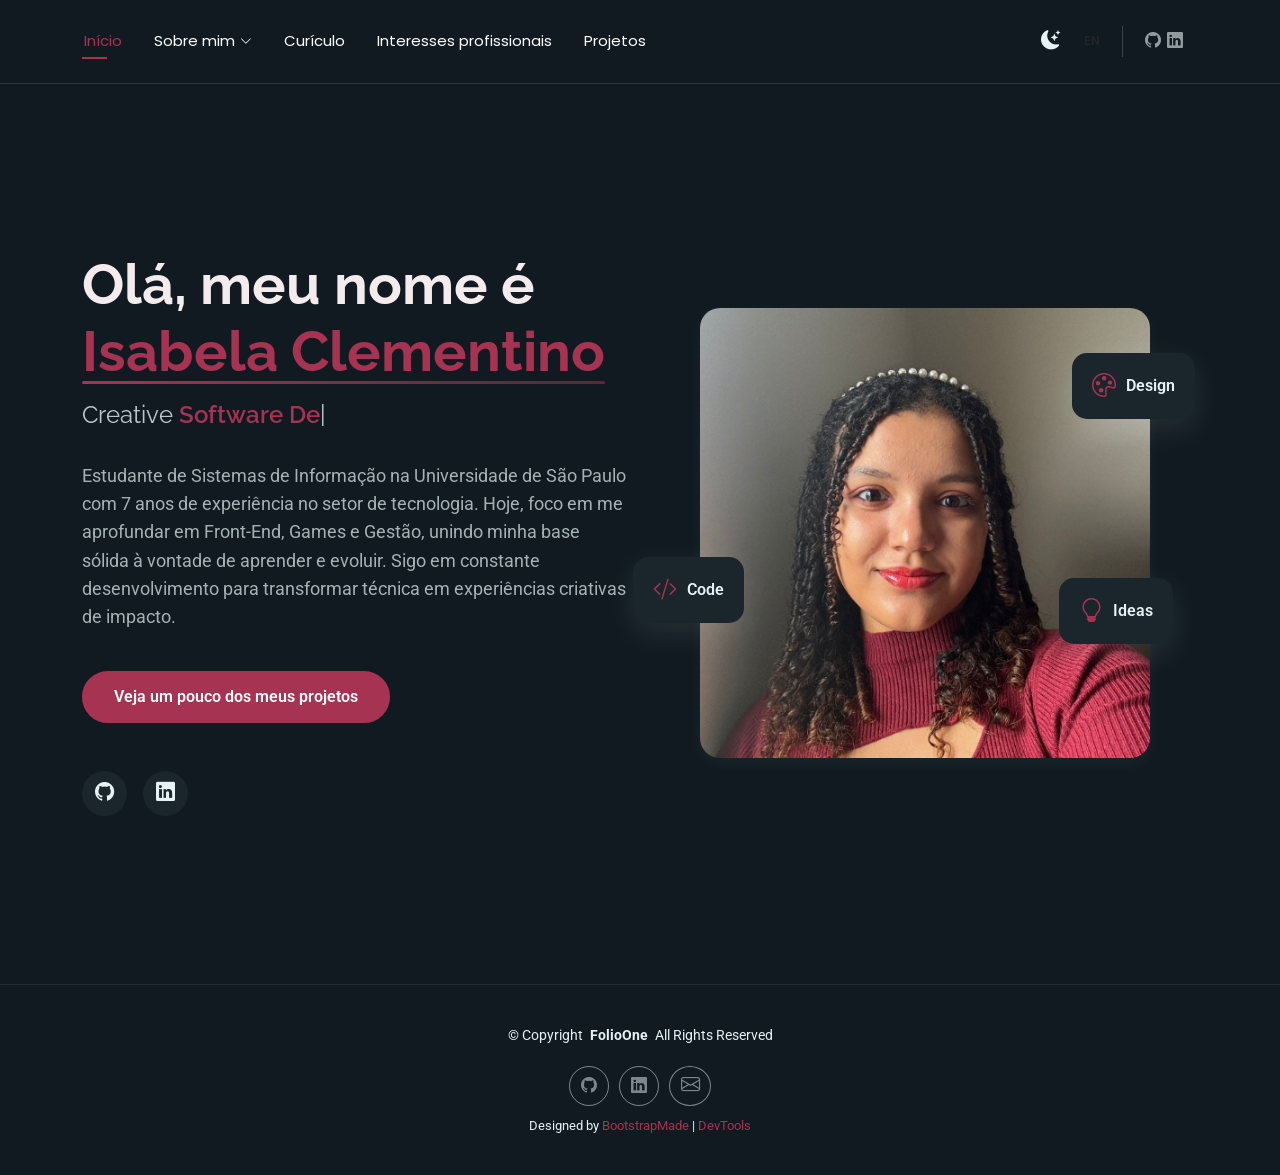
<file: index.html>
<!DOCTYPE html>
<html lang="en">

<head>
  <meta charset="utf-8">
  <meta content="width=device-width, initial-scale=1.0" name="viewport">
  <title>Portifolio Isabela Clementino - Início</title>
  <meta name="description" content="">
  <meta name="keywords" content="">

  <!-- Favicons -->
  <link href="assets/img/favicon.png" rel="icon">
  <link href="assets/img/apple-touch-icon.png" rel="apple-touch-icon">

  <!-- Fonts -->
  <link href="https://fonts.googleapis.com" rel="preconnect">
  <link href="https://fonts.gstatic.com" rel="preconnect" crossorigin>
  <link
    href="https://fonts.googleapis.com/css2?family=Roboto:ital,wght@0,100;0,300;0,400;0,500;0,700;0,900;1,100;1,300;1,400;1,500;1,700;1,900&family=Poppins:ital,wght@0,100;0,200;0,300;0,400;0,500;0,600;0,700;0,800;0,900;1,100;1,200;1,300;1,400;1,500;1,600;1,700;1,800;1,900&family=Raleway:ital,wght@0,100;0,200;0,300;0,400;0,500;0,600;0,700;0,800;0,900;1,100;1,200;1,300;1,400;1,500;1,600;1,700;1,800;1,900&display=swap"
    rel="stylesheet">

  <!-- Vendor CSS Files -->
  <link href="assets/vendor/bootstrap/css/bootstrap.min.css" rel="stylesheet">
  <link href="assets/vendor/bootstrap-icons/bootstrap-icons.css" rel="stylesheet">
  <link href="assets/vendor/aos/aos.css" rel="stylesheet">
  <link href="assets/vendor/swiper/swiper-bundle.min.css" rel="stylesheet">
  <link href="assets/vendor/glightbox/css/glightbox.min.css" rel="stylesheet">

  <!-- Main CSS File -->
  <link href="assets/css/main.css" rel="stylesheet">

</head>

<body class="index-page">

  <header id="header" class="header d-flex align-items-center sticky-top">
    <div class="container position-relative d-flex align-items-center justify-content-between">

      <nav id="navmenu" class="navmenu">
        <ul>
          <li><a href="index.html" class="active" data-pt="Início" data-en="Home">Início</a></li>
          <li class="dropdown">
            <a href="about.html">
              <span data-pt="Sobre mim" data-en="About me">Sobre mim </span>
              <i class="bi bi-chevron-down toggle-dropdown"></i>
            </a>
            <ul>
              <li><a href="about-study.html" data-pt="Trajetória de estudos" data-en="Study trajectory">Trajetória de
                  estudos</a>
              </li>
              <li><a href="extracurricular.html" data-pt="Extracurricular e Certificados"
                  data-en="Extracurricular and Certificates">Extracurricular e Certificações</a></li>
            </ul>
          </li>
          <li><a href="resume.html" data-pt="Curículo" data-en="Resume">Currículo</a></li>
          <li><a href="services.html" data-pt="Interesses profissionais" data-en="Professional interests">Interesses
              profissionais</a></li>
          <li><a href="portfolio.html" data-pt="Projetos" data-en="Projects">Projetos</a></li>
        </ul>
        <i class="mobile-nav-toggle d-xl-none bi bi-list"></i>
      </nav>

      <div class="d-flex align-items-center">

        <div class="header-controls d-flex align-items-center me-3 border-end pe-3">
          <button id="theme-toggle" class="btn btn-link p-0 me-3" type="button" title="Mudar Tema">
            <i id="theme-icon" class="bi bi-moon-stars-fill"
              style="color: var(--default-color); font-size: 1.2rem;"></i>
          </button>

          <button id="lang-toggle" class="btn btn-sm btn-outline-accent fw-bold"
            style="font-size: 0.75rem; padding: 2px 6px;">
            PT
          </button>
        </div>

        <div class="header-social-links d-flex">
          <a href="https://github.com/Isabela-CP" class="github"><i class="bi bi-github"></i></a>
          <a href="https://www.linkedin.com/in/isabelacpf/" class="linkedin"><i class="bi bi-linkedin"></i></a>
        </div>

      </div>

    </div>
  </header>

  <main class="main">

    <!-- Hero Section -->
    <section id="hero" class="hero section">

      <div class="container" data-aos="fade-up" data-aos-delay="100">

        <div class="row gy-4 align-items-center">
          <div class="col-lg-6 order-2 order-lg-1">
            <div class="hero-content">
              <h1 data-aos="fade-up" data-aos-delay="200">
                <span data-pt="Olá, meu nome é " data-en="Hello, my name is ">Olá, meu nome é </span>
                <span class="highlight">Isabela Clementino</span>
              </h1>
              <h2 data-aos="fade-up" data-aos-delay="300">Creative <span class="typed"
                  data-typed-items="Software Developer, Web Developer, Game Developer, Front-End Developer, Project Management"></span>
              </h2>
              <p data-aos="fade-up" data-aos-delay="400" class="lang-pt"> Estudante de Sistemas de Informação na
                Universidade de São
                Paulo com 7 anos de experiência no setor de tecnologia. Hoje, foco em me aprofundar em Front-End, Games
                e Gestão, unindo minha base sólida à vontade de aprender e evoluir. Sigo
                em constante desenvolvimento para transformar técnica em experiências criativas de impacto.</p>
              <p data-aos="fade-up" data-aos-delay="400" class="lang-en">
                Information Systems student at USP with 7 years of experience in the tech industry. Currently focusing
                on Front-End,
                Games, and Management, combining a strong foundation with a passion for continuous growth.I am in
                constant development to transform technical skills into impactful creative experiences.
              </p>
              <div class="hero-actions" data-aos="fade-up" data-aos-delay="500">
                <a href="portfolio.html" class="btn btn-primary" data-pt="Veja um pouco dos meus projetos"
                  data-en="See some of my projects">Veja um pouco dos meus projetos</a>

              </div>
              <div class="social-links" data-aos="fade-up" data-aos-delay="600">
                <a href="https://github.com/Isabela-CP" class="github"><i class="bi bi-github"></i></a>
                <a href="https://www.linkedin.com/in/isabelacpf/" class="linkedin"><i class="bi bi-linkedin"></i></a>
              </div>
            </div>
          </div>
          <div class="col-lg-6 order-1 order-lg-2">
            <div class="hero-image" data-aos="zoom-in" data-aos-delay="300">
              <div class="image-wrapper">
                <img src="assets/img/profile/perfil.png" alt="Sarah Mitchell" class="img-fluid">
                <div class="floating-elements">
                  <div class="floating-card design" data-aos="fade-left" data-aos-delay="700">
                    <i class="bi bi-palette"></i>
                    <span>Design</span>
                  </div>
                  <div class="floating-card code" data-aos="fade-right" data-aos-delay="800">
                    <i class="bi bi-code-slash"></i>
                    <span>Code</span>
                  </div>
                  <div class="floating-card creativity" data-aos="fade-up" data-aos-delay="900">
                    <i class="bi bi-lightbulb"></i>
                    <span>Ideas</span>
                  </div>
                </div>
              </div>
            </div>
          </div>
        </div>

      </div>

    </section><!-- /Hero Section -->

  </main>

  <footer id="footer" class="footer">

    <div class="container">
      <div class="copyright text-center ">
        <p>© <span>Copyright</span> <strong class="px-1 sitename">FolioOne</strong> <span>All Rights Reserved<br></span>
        </p>
      </div>
      <div class="social-links d-flex justify-content-center">
        <a href="https://github.com/Isabela-CP" class="github"><i class="bi bi-github"></i></a>
        <a href="https://www.linkedin.com/in/isabelacpf/" class="linkedin"><i class="bi bi-linkedin"></i></a>
        <a href="mailto:isabela.clementino.pon@usp.br" class="email-link"><i class="bi bi-envelope"></i></a>

      </div>
      <div class="credits">
        <!-- All the links in the footer should remain intact. -->
        <!-- You can delete the links only if you've purchased the pro version. -->
        <!-- Licensing information: https://bootstrapmade.com/license/ -->
        <!-- Purchase the pro version with working PHP/AJAX contact form: [buy-url] -->
        Designed by <a href="https://bootstrapmade.com/">BootstrapMade</a> | <a
          href="https://bootstrapmade.com/tools/">DevTools</a>
      </div>
    </div>

  </footer>

  <!-- Scroll Top -->
  <a href="#" id="scroll-top" class="scroll-top d-flex align-items-center justify-content-center"><i
      class="bi bi-arrow-up-short"></i></a>

  <!-- Preloader -->
  <div id="preloader"></div>

  <!-- Vendor JS Files -->
  <script src="assets/vendor/bootstrap/js/bootstrap.bundle.min.js"></script>
  <script src="assets/vendor/php-email-form/validate.js"></script>
  <script src="assets/vendor/aos/aos.js"></script>
  <script src="assets/vendor/typed.js/typed.umd.js"></script>
  <script src="assets/vendor/waypoints/noframework.waypoints.js"></script>
  <script src="assets/vendor/purecounter/purecounter_vanilla.js"></script>
  <script src="assets/vendor/swiper/swiper-bundle.min.js"></script>
  <script src="assets/vendor/imagesloaded/imagesloaded.pkgd.min.js"></script>
  <script src="assets/vendor/isotope-layout/isotope.pkgd.min.js"></script>
  <script src="assets/vendor/glightbox/js/glightbox.min.js"></script>

  <!-- Main JS File -->
  <script src="assets/js/main.js"></script>
  <script src="assets/js/lang.js"></script>
  <script src="assets/js/theme.js"></script>
</body>

</html>
</file>
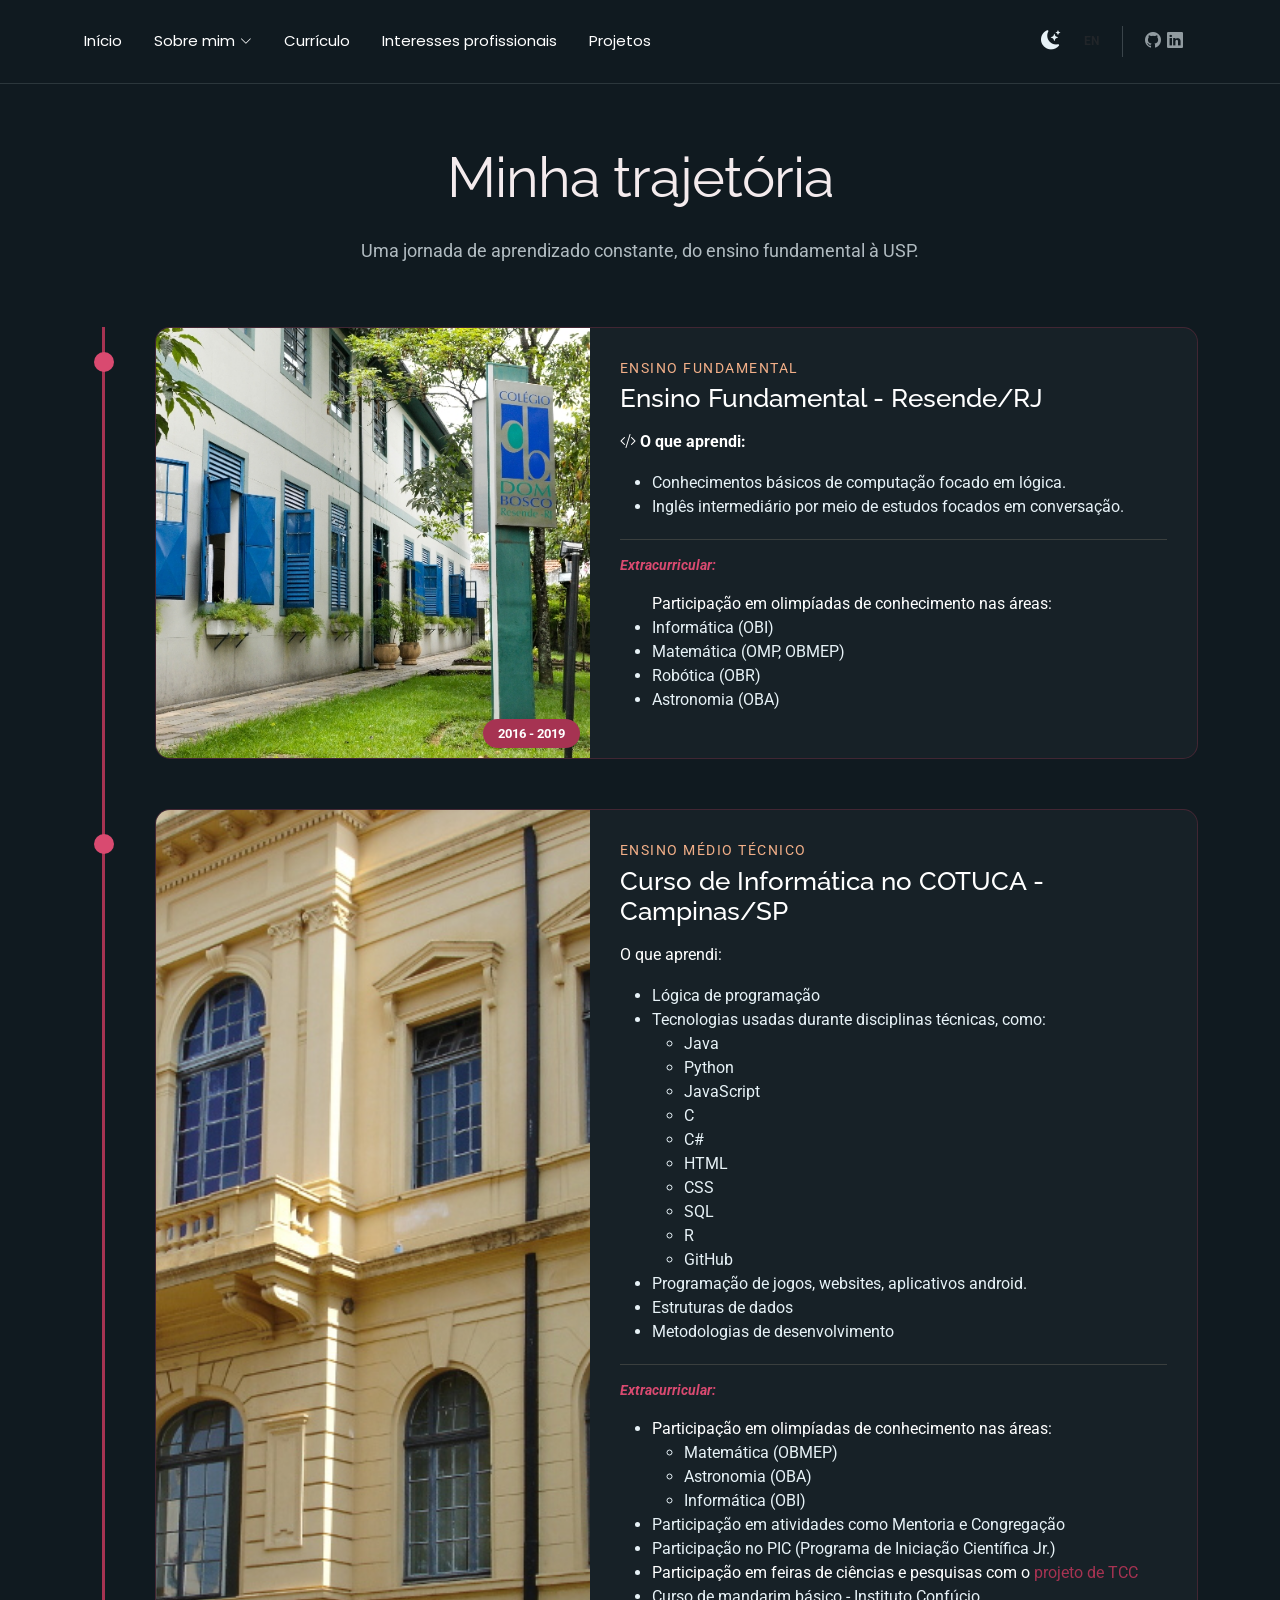
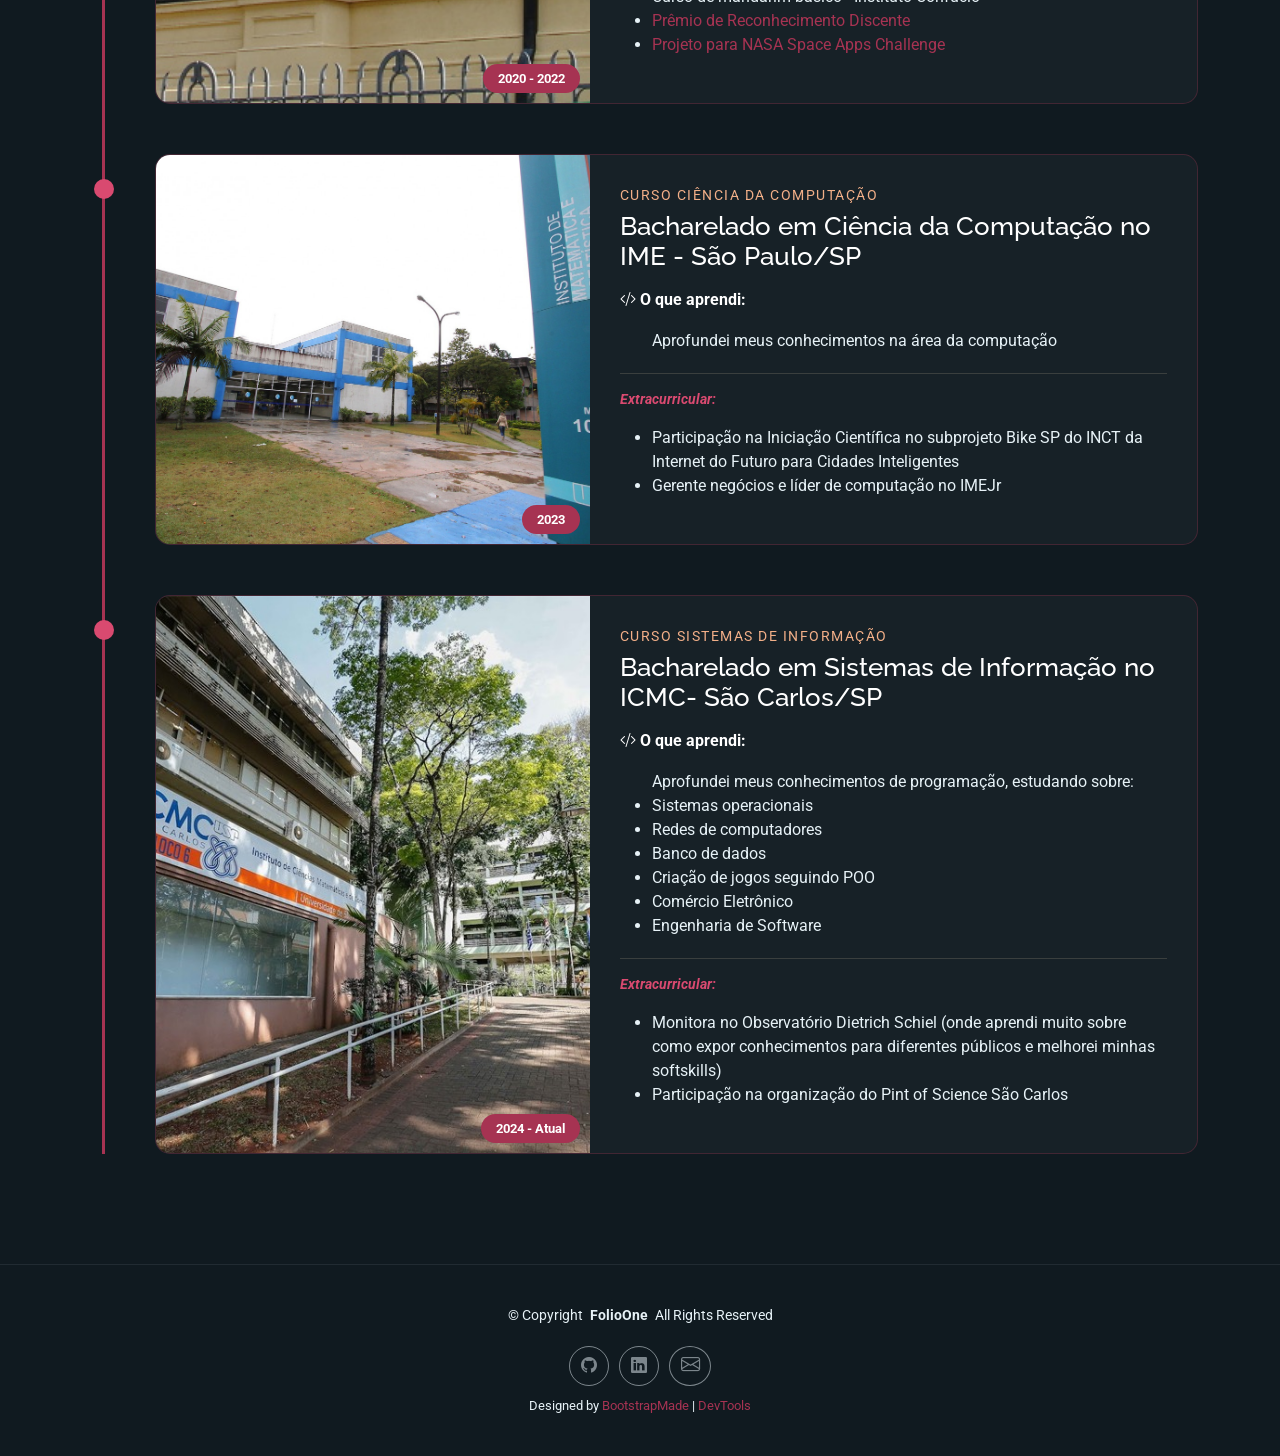
<file: about-study.html>
<!DOCTYPE html>
<html lang="en">

<head>
    <meta charset="utf-8">
    <meta content="width=device-width, initial-scale=1.0" name="viewport">
    <title>Portifolio Isabela Clementino - Estudos</title>
    <meta name="description" content="">
    <meta name="keywords" content="">

    <!-- Favicons -->
    <link href="assets/img/favicon.png" rel="icon">
    <link href="assets/img/-touch-icon.png" rel="apple-touch-icon">

    <!-- Fonts -->
    <link href="https://fonts.googleapis.com" rel="preconnect">
    <link href="https://fonts.gstatic.com" rel="preconnect" crossorigin>
    <link
        href="https://fonts.googleapis.com/css2?family=Roboto:ital,wght@0,100;0,300;0,400;0,500;0,700;0,900;1,100;1,300;1,400;1,500;1,700;1,900&family=Poppins:ital,wght@0,100;0,200;0,300;0,400;0,500;0,600;0,700;0,800;0,900;1,100;1,200;1,300;1,400;1,500;1,600;1,700;1,800;1,900&family=Raleway:ital,wght@0,100;0,200;0,300;0,400;0,500;0,600;0,700;0,800;0,900;1,100;1,200;1,300;1,400;1,500;1,600;1,700;1,800;1,900&display=swap"
        rel="stylesheet">

    <!-- Vendor CSS Files -->
    <link href="assets/vendor/bootstrap/css/bootstrap.min.css" rel="stylesheet">
    <link href="assets/vendor/bootstrap-icons/bootstrap-icons.css" rel="stylesheet">
    <link href="assets/vendor/aos/aos.css" rel="stylesheet">
    <link href="assets/vendor/swiper/swiper-bundle.min.css" rel="stylesheet">
    <link href="assets/vendor/glightbox/css/glightbox.min.css" rel="stylesheet">

    <!-- Main CSS File -->
    <link href="assets/css/main.css" rel="stylesheet">

</head>

<body class="service-details-page">

    <header id="header" class="header d-flex align-items-center light-background sticky-top">
        <div class="container position-relative d-flex align-items-center justify-content-between">

            <nav id="navmenu" class="navmenu">
                <ul>
                    <li><a href="index.html" data-pt="Início" data-en="Home">Início</a></li>
                    <li class="dropdown">
                        <a href="about.html">
                            <span data-pt="Sobre mim" data-en="About me">Sobre mim </span>
                            <i class="bi bi-chevron-down toggle-dropdown"></i>
                        </a>
                        <ul>
                            <li><a href="about-study.html" class="active" data-pt="Trajetória de estudos"
                                    data-en="Study trajectory">Trajetória de
                                    estudos</a></li>
                            <li><a href="extracurricular.html" data-pt="Extracurricular e Certificados"
                                    data-en="Extracurricular and Certificates">Extracurricular e Certificações</a></li>
                        </ul>
                    </li>
                    <li><a href="resume.html" data-pt="Currículo" data-en="Resume">Currículo</a></li>
                    <li><a href="services.html" data-pt="Interesses profissionais"
                            data-en="Professional interests">Interesses profissionais</a></li>
                    <li><a href="portfolio.html" data-pt="Projetos" data-en="Projects">Projetos</a></li>

                </ul>
                <i class="mobile-nav-toggle d-xl-none bi bi-list"></i>
            </nav>

            <div class="d-flex align-items-center">

                <div class="header-controls d-flex align-items-center me-3 border-end pe-3">
                    <button id="theme-toggle" class="btn btn-link p-0 me-3" type="button" title="Mudar Tema">
                        <i id="theme-icon" class="bi bi-moon-stars-fill"
                            style="color: var(--default-color); font-size: 1.2rem;"></i>
                    </button>

                    <button id="lang-toggle" class="btn btn-sm btn-outline-accent fw-bold"
                        style="font-size: 0.75rem; padding: 2px 6px;">
                        PT
                    </button>
                </div>

                <div class="header-social-links d-flex">
                    <a href="https://github.com/Isabela-CP" class="github"><i class="bi bi-github"></i></a>
                    <a href="https://www.linkedin.com/in/isabelacpf/" class="linkedin"><i
                            class="bi bi-linkedin"></i></a>
                </div>

            </div>

        </div>
    </header>

    <main class="main">
        <section id="trajectory" class="trajectory section">
            <div class="container section-title" data-aos="fade-up">
                <h2 data-pt="Minha trajetória" data-en="My trajectory">Minha Trajetória</h2>
                <p data-pt="Uma jornada de aprendizado constante, do ensino fundamental à USP."
                    data-en="A learning journey, from elementary school to USP.">Uma jornada de aprendizado constante,
                    do ensino fundamental à USP.</p>
            </div>

            <div class="container">
                <div class="custom-timeline">

                    <div class="timeline-block" data-aos="fade-up">
                        <div class="timeline-dot"></div>
                        <div class="timeline-card">
                            <div class="row g-0">
                                <div class="col-lg-5">
                                    <div class="card-image-container">
                                        <img src="assets/img/study/dom-bosco.jpg" alt="Fase Escolar"
                                            class="img-fluid timeline-img">
                                        <div class="timeline-date-tag">2016 - 2019</div>
                                    </div>
                                </div>
                                <div class="col-lg-7">
                                    <div class="card-content">
                                        <span class="phase-title" data-pt="Ensino Fundamental"
                                            data-en="Elementary School">Ensino Fundamental</span>
                                        <h3 data-pt="Ensino Fundamental - Resende/RJ"
                                            data-en="Elementary School - Resende/RJ">
                                            Ensino Fundamental - Resende/RJ
                                        </h3>
                                        <div class="learning-info">
                                            <p>
                                                <strong>
                                                    <i class="bi bi-code-slash"></i>
                                                    <span data-pt="O que aprendi:" data-en="What I learned:">O que
                                                        aprendi:</span>
                                                </strong>
                                            <ul>
                                                <li data-pt="Conhecimentos básicos de computação focado em lógica."
                                                    data-en="Basic knowledge of computer science focused on logic.">
                                                    Conhecimentos básicos de computação focado em lógica.</li>
                                                <li data-pt="Inglês intermediário por meio de estudos focados em conversação."
                                                    data-en="Intermediate English through studies focused on conversation.">
                                                    Inglês intermediário por meio de estudos focados em conversação.
                                                </li>
                                            </ul>
                                            </p>
                                        </div>
                                        <div class="extra-info">
                                            <p>
                                                <span data-pt="Extracurricular:"
                                                    data-en="Extra-curricular:">Extracurricular:</span>
                                            <ul>
                                                <span
                                                    style="color: var(--contrast-color); font-weight: normal; font-size: 1rem;"
                                                    data-pt="Participação em olimpíadas de conhecimento nas áreas:"
                                                    data-en="Participation in knowledge olympiads in the following areas:">
                                                    Participação em olimpíadas de conhecimento nas áreas:
                                                </span>
                                                <li data-pt="Informática (OBI)" data-en="Computing (OBI)">Informática
                                                    (OBI)</li>
                                                <li data-pt="Matemática (OMP, OBMEP)"
                                                    data-en="Mathematics (OMP, OBMEP)">Matemática (OMP, OBMEP)</li>
                                                <li data-pt="Robótica (OBR)" data-en="Robotics (OBR)">Robótica (OBR)
                                                </li>
                                                <li data-pt="Astronomia (OBA)" data-en="Astronomy (OBA)">Astronomia
                                                    (OBA)</li>
                                            </ul>
                                            </p>
                                        </div>
                                    </div>
                                </div>
                            </div>
                        </div>
                    </div>

                    <div class="timeline-block" data-aos="fade-up">
                        <div class="timeline-dot"></div>
                        <div class="timeline-card">
                            <div class="row g-0">
                                <div class="col-lg-5">
                                    <div class="card-image-container">
                                        <img src="assets/img/study/cotuca.jpg" alt="Fase Escolar"
                                            class="img-fluid timeline-img">
                                        <div class="timeline-date-tag">2020 - 2022</div>
                                    </div>
                                </div>
                                <div class="col-lg-7">
                                    <div class="card-content">
                                        <span class="phase-title" data-pt="Ensino Médio Técnico"
                                            data-en="Technical School">Ensino Médio Técnico</span>
                                        <h3 data-pt="Curso de Informática no COTUCA - Campinas/SP"
                                            data-en="Computing Course at COTUCA - Campinas/SP">Curso de Informática no
                                            COTUCA - Campinas/SP</h3>
                                        <div class="learning-info">
                                            <p data-pt="O que aprendi:" data-en="What I learned:"><strong><i
                                                        class="bi bi-code-slash"></i> O que aprendi:</strong>
                                            <ul>
                                                <li data-pt="Lógica de programação" data-en="Programming logic"> Lógica
                                                    de programação</li>
                                                <li>
                                                    <span
                                                        data-pt="Tecnologias usadas durante disciplinas técnicas, como:"
                                                        data-en="Technologies used during technical disciplines, such as:">tecnologias
                                                        usadas durante disciplinas técnicas, como:</span>
                                                    <ul>
                                                        <li>Java</li>
                                                        <li>Python</li>
                                                        <li>JavaScript</li>
                                                        <li>C</li>
                                                        <li>C#</li>
                                                        <li>HTML</li>
                                                        <li>CSS</li>
                                                        <li>SQL</li>
                                                        <li>R</li>
                                                        <li>GitHub</li>
                                                    </ul>
                                                </li>
                                                <li data-pt="Programação de jogos, websites, aplicativos android."
                                                    data-en="Game programming, websites, android applications">
                                                    Programação de jogos, websites, aplicativos android.</li>
                                                <li data-pt="Estruturas de dados" data-en="Data structures"> Estruturas
                                                    de dados</li>
                                                <li data-pt="Metodologias de desenvolvimento"
                                                    data-en="Development methodologies"> Metodologias de desenvolvimento
                                                </li>
                                            </ul>
                                            </p>
                                        </div>
                                        <div class="extra-info">
                                            <p><span data-pt="Extracurricular:"
                                                    data-en="Extra-curricular:">Extracurricular:</span>
                                            <ul>
                                                <li>
                                                    <span
                                                        style="color: var(--contrast-color); font-weight: normal; font-size: 1rem;"
                                                        data-pt="Participação em olimpíadas de conhecimento nas áreas:"
                                                        data-en="Participation in knowledge olympiads in the following areas:">Participação
                                                        em olimpíadas de conhecimento nas áreas:</span>
                                                    <ul>
                                                        <li data-pt="Matemática (OBMEP)" data-en="Mathematics (OBMEP)">
                                                            Matemática (OBMEP)</li>
                                                        <li data-pt="Astronomia (OBA)" data-en="Astronomy (OBA)">
                                                            Astronomia (OBA)</li>
                                                        <li data-pt="Informática (OBI)" data-en="Computing (OBI)">
                                                            Informática (OBI)</li>
                                                    </ul>
                                                </li>
                                                <li data-pt="Participação em atividades como Mentoria e Congregação"
                                                    data-en="Participation in activities such as Mentoring and Congregation">
                                                    Participação em atividades como Mentoria e Congregação </li>
                                                <li data-pt="Participação no PIC (Programa de Iniciação Científica Jr.)"
                                                    data-en="Participation in the Jr. Science Initiation Program (PIC)">
                                                    Participação no PIC (Programa de Iniciação Científica Jr.) </li>
                                                <li>
                                                    <span
                                                        style="color: var(--contrast-color); font-weight: normal; font-size: 1rem;"
                                                        data-pt="Participação em feiras de ciências e pesquisas com o"
                                                        data-en="Participation in science fairs and research with">Participação
                                                        em feiras de ciências e pesquisas com o</span>
                                                    <a href="https://feirabragantec.com.br/2022/projeto.php?numero=79"
                                                        data-pt="projeto de TCC" data-en="TCC project">
                                                        projeto de TCC
                                                    </a>
                                                </li>
                                                <li data-pt="Curso de mandarim básico - Instituto Confúcio"
                                                    data-en="Basic mandarin course - Confucius Institute"> Curso de
                                                    mandarim básico - Instituto Confúcio</li>
                                                <li> <a href="https://www2.unicamp.br/unicamp/noticias/2021/12/21/docentes-e-discentes-recebem-premios-institucionais-2021/"
                                                        data-pt="Prêmio de Reconhecimento Discente"
                                                        data-en="Institutional Award">Prêmio
                                                        de Reconhecimento Discente</a>
                                                </li>
                                                <li>
                                                    <a href="https://2021.spaceappschallenge.org/challenges/statements/the-trail-to-mars-can-you-keep-your-crew-alive/teams/artemis-24/project/"
                                                        data-pt="Projeto para NASA Space Apps Challenge"
                                                        data-en="Project for NASA Space Apps Challenge">
                                                        Projeto para NASA Space Apps Challenge</a>
                                                </li>
                                            </ul>
                                            </p>
                                        </div>
                                    </div>
                                </div>
                            </div>
                        </div>
                    </div>

                    <div class="timeline-block" data-aos="fade-up">
                        <div class="timeline-dot"></div>
                        <div class="timeline-card">
                            <div class="row g-0">
                                <div class="col-lg-5">
                                    <div class="card-image-container">
                                        <img src="assets/img/study/IME.jpg" alt="Fase Escolar"
                                            class="img-fluid timeline-img">
                                        <div class="timeline-date-tag">2023</div>
                                    </div>
                                </div>
                                <div class="col-lg-7">
                                    <div class="card-content">
                                        <span class="phase-title" data-pt="Curso Ciência da Computação"
                                            data-en="Computer Science Course">Curso Ciência da Computação</span>
                                        <h3 data-pt="Bacharelado em Ciência da Computação no IME - São Paulo/SP"
                                            data-en="Bachelor of Computer Science at IME - Sao Paulo/SP"> Bacharelado em
                                            Ciência da Computação no IME - São Paulo/SP</h3>
                                        <div class="learning-info">
                                            <p>
                                                <strong>
                                                    <i class="bi bi-code-slash"></i>
                                                    <span data-pt="O que aprendi:" data-en="What I learned:">O que
                                                        aprendi:</span>
                                                </strong>
                                            <ul data-pt="Aprofundei meus conhecimentos na área da computação"
                                                data-en="Deepened my knowledge in the area of computer science">
                                                Aprofundei meus conhecimentos na área da computação </ul>
                                            </p>
                                        </div>
                                        <div class="extra-info">
                                            <p><span data-pt="Extracurricular:"
                                                    data-en="Extra-curricular:">Extracurricular:</span>
                                            <ul>
                                                <li data-pt="Participação na Iniciação Científica no subprojeto Bike SP do INCT da Internet do Futuro para Cidades Inteligentes"
                                                    data-en="Participation in Science Initiation in the Bike SP subproject of the INCT of the Internet of the Future for Smart Cities ">
                                                    Iniciação Científica no subprojeto Bike SP do INCT da Internet do
                                                    Futuro para Cidades Inteligentes
                                                </li>

                                                <li data-pt="Gerente negócios e líder de computação no IMEJr"
                                                    data-en="Business Manager and Computer Leader at IMEJr"> Gerente
                                                    negócios e líder de computação no IMEJr </li>
                                            </ul>
                                            </p>
                                        </div>
                                    </div>
                                </div>
                            </div>
                        </div>
                    </div>

                    <div class="timeline-block" data-aos="fade-up">
                        <div class="timeline-dot"></div>
                        <div class="timeline-card">
                            <div class="row g-0">
                                <div class="col-lg-5">
                                    <div class="card-image-container">
                                        <img src="assets/img/study/icmc.jpg" alt="Fase Escolar"
                                            class="img-fluid timeline-img">
                                        <div class="timeline-date-tag">2024 - Atual</div>
                                    </div>
                                </div>
                                <div class="col-lg-7">
                                    <div class="card-content">
                                        <span class="phase-title" data-pt="Curso Sistemas de Informação"
                                            data-en="Information Systems Course">Curso Sistemas de Informação</span>
                                        <h3 data-pt="Bacharelado em Sistemas de Informação no ICMC- São Carlos/SP"
                                            data-en="Bachelor of Information Systems at ICMC- Sao Carlos/SP">Bacharelado
                                            em Sistemas de Informação no ICMC- São Carlos/SP</h3>
                                        <div class="learning-info">
                                            <p>
                                                <strong>
                                                    <i class="bi bi-code-slash"></i>
                                                    <span data-pt="O que aprendi:" data-en="What I learned:">O que
                                                        aprendi:</span>
                                                </strong>
                                            <ul>
                                                <span
                                                    data-pt="Aprofundei meus conhecimentos de programação, estudando sobre:"
                                                    data-en="Deepened my knowledge of programming, studying about:">Aprofundei
                                                    meus conhecimentos de programação, estudando sobre:</span>
                                                <li data-pt="Sistemas operacionais" data-en="Operating systems">
                                                    Sistemas operacionais</li>
                                                <li data-pt="Redes de computadores" data-en="Computer networks"> Redes
                                                    de computadores</li>
                                                <li data-pt="Banco de dados" data-en="Database"> Banco de dados</li>
                                                <li data-pt="Criação de jogos seguindo POO"
                                                    data-en="Game creation following OOP"> Criação de jogos seguindo POO
                                                </li>
                                                <li data-pt="Comércio Eletrônico" data-en="E-commerce"> Comércio
                                                    Eletrônico</li>
                                                <li data-pt="Engenharia de Software" data-en="Software Engineering">
                                                    Engenharia de Software</li>
                                            </ul>
                                            </p>
                                        </div>
                                        <div class="extra-info">
                                            <p><span data-pt="Extracurricular:"
                                                    data-en="Extra-curricular:">Extracurricular:</span>
                                            <ul>
                                                <li data-pt="Monitora no Observatório Dietrich Schiel (onde aprendi muito sobre
                                                    como expor conhecimentos para diferentes públicos e melhorei minhas
                                                    softskills)"
                                                    data-en="Monitor at the Dietrich Schiel Observatory, where I gained extensive experience in tailoring complex knowledge for diverse audiences and significantly enhanced my soft skills.">
                                                    Monitora no Observatório Dietrich Schiel (onde aprendi muito sobre
                                                    como expor conhecimentos para diferentes públicos e melhorei minhas
                                                    softskills)
                                                </li>
                                                <li data-pt="Participação na organização do Pint of Science São Carlos"
                                                    data-en="Participation in the Pint of Science Sao Carlos organization">
                                                    Participação na organização do Pint of Science São Carlos</li>
                                            </ul>
                                            </p>
                                        </div>
                                    </div>
                                </div>
                            </div>
                        </div>
                    </div>
                </div>
            </div>
        </section>
    </main><!-- End #main -->

    <footer id="footer" class="footer">

        <div class="container">
            <div class="copyright text-center ">
                <p>© <span>Copyright</span> <strong class="px-1 sitename">FolioOne</strong> <span>All Rights
                        Reserved<br></span>
                </p>
            </div>
            <div class="social-links d-flex justify-content-center">
                <a href="https://github.com/Isabela-CP" class="github"><i class="bi bi-github"></i></a>
                <a href="https://www.linkedin.com/in/isabelacpf/" class="linkedin"><i class="bi bi-linkedin"></i></a>
                <a href="mailto:isabela.clementino.pon@usp.br" class="email-link"><i class="bi bi-envelope"></i></a>

            </div>
            <div class="credits">
                <!-- All the links in the footer should remain intact. -->
                <!-- You can delete the links only if you've purchased the pro version. -->
                <!-- Licensing information: https://bootstrapmade.com/license/ -->
                <!-- Purchase the pro version with working PHP/AJAX contact form: [buy-url] -->
                Designed by <a href="https://bootstrapmade.com/">BootstrapMade</a> | <a
                    href="https://bootstrapmade.com/tools/">DevTools</a>
            </div>
        </div>

    </footer>

    <!-- Scroll Top -->
    <a href="#" id="scroll-top" class="scroll-top d-flex align-items-center justify-content-center"><i
            class="bi bi-arrow-up-short"></i></a>

    <!-- Preloader -->
    <div id="preloader"></div>

    <!-- Vendor JS Files -->
    <script src="assets/vendor/bootstrap/js/bootstrap.bundle.min.js"></script>
    <script src="assets/vendor/php-email-form/validate.js"></script>
    <script src="assets/vendor/aos/aos.js"></script>
    <script src="assets/vendor/typed.js/typed.umd.js"></script>
    <script src="assets/vendor/waypoints/noframework.waypoints.js"></script>
    <script src="assets/vendor/purecounter/purecounter_vanilla.js"></script>
    <script src="assets/vendor/swiper/swiper-bundle.min.js"></script>
    <script src="assets/vendor/imagesloaded/imagesloaded.pkgd.min.js"></script>
    <script src="assets/vendor/isotope-layout/isotope.pkgd.min.js"></script>
    <script src="assets/vendor/glightbox/js/glightbox.min.js"></script>

    <!-- Main JS File -->
    <script src="assets/js/main.js"></script>
    <script src="assets/js/theme.js"></script>
    <script src="assets/js/lang.js"></script>

</body>

</html>
</file>
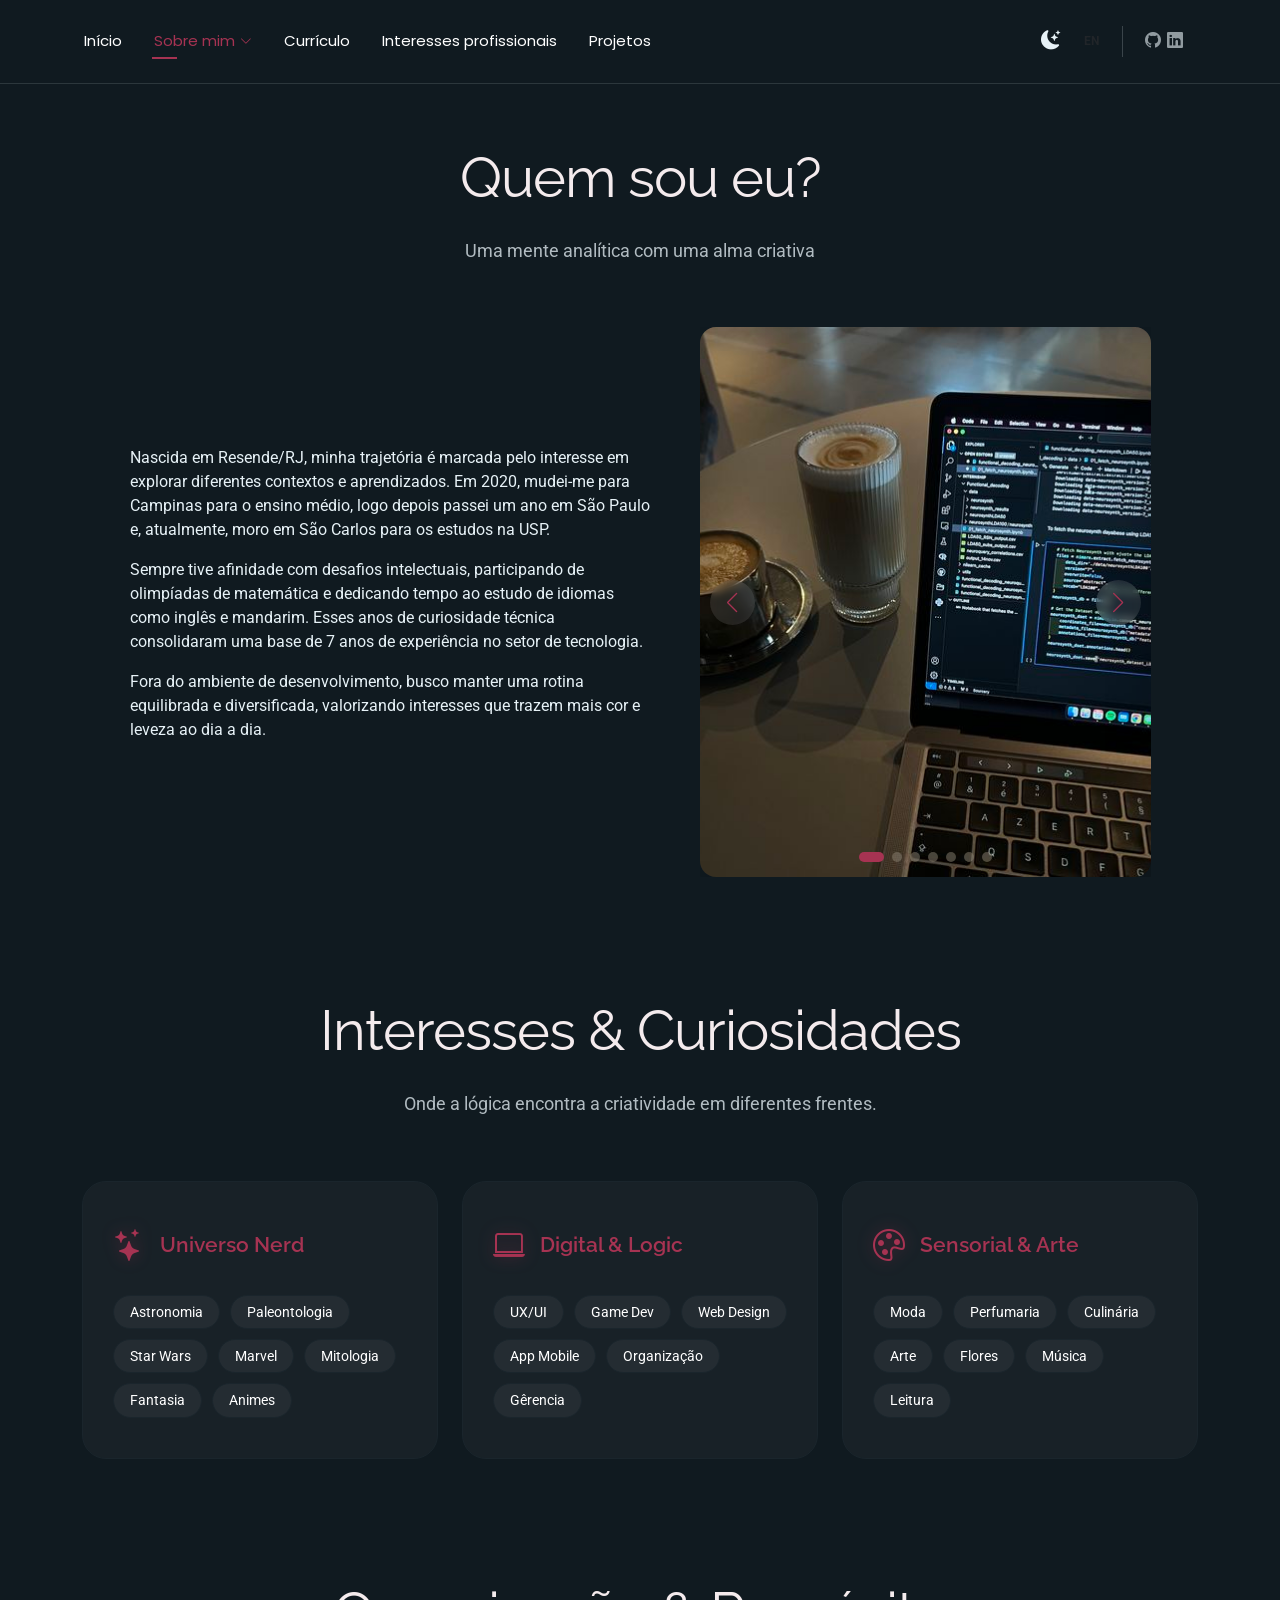
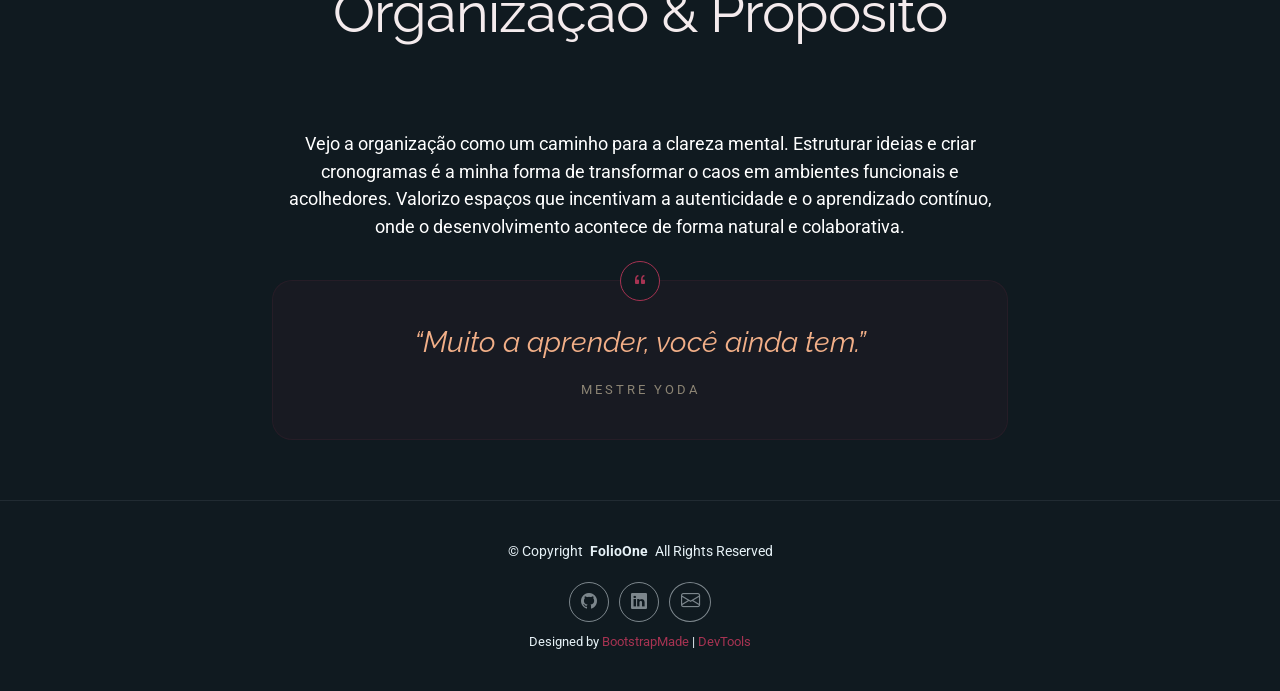
<file: about.html>
<!DOCTYPE html>
<html lang="en">

<head>
    <meta charset="utf-8">
    <meta content="width=device-width, initial-scale=1.0" name="viewport">
    <title>Portifolio Isabela Clementino - Sobre mim</title>
    <meta name="description" content="">
    <meta name="keywords" content="">

    <!-- Favicons -->
    <link href="assets/img/favicon.png" rel="icon">
    <link href="assets/img/apple-touch-icon.png" rel="apple-touch-icon">

    <!-- Fonts -->
    <link href="https://fonts.googleapis.com" rel="preconnect">
    <link href="https://fonts.gstatic.com" rel="preconnect" crossorigin>
    <link
        href="https://fonts.googleapis.com/css2?family=Roboto:ital,wght@0,100;0,300;0,400;0,500;0,700;0,900;1,100;1,300;1,400;1,500;1,700;1,900&family=Poppins:ital,wght@0,100;0,200;0,300;0,400;0,500;0,600;0,700;0,800;0,900;1,100;1,200;1,300;1,400;1,500;1,600;1,700;1,800;1,900&family=Raleway:ital,wght@0,100;0,200;0,300;0,400;0,500;0,600;0,700;0,800;0,900;1,100;1,200;1,300;1,400;1,500;1,600;1,700;1,800;1,900&display=swap"
        rel="stylesheet">

    <!-- Vendor CSS Files -->
    <link href="assets/vendor/bootstrap/css/bootstrap.min.css" rel="stylesheet">
    <link href="assets/vendor/bootstrap-icons/bootstrap-icons.css" rel="stylesheet">
    <link href="assets/vendor/aos/aos.css" rel="stylesheet">
    <link href="assets/vendor/swiper/swiper-bundle.min.css" rel="stylesheet">
    <link href="assets/vendor/glightbox/css/glightbox.min.css" rel="stylesheet">

    <!-- Main CSS File -->
    <link href="assets/css/main.css" rel="stylesheet">

</head>

<body class="about-page">

    <header id="header" class="header d-flex align-items-center light-background sticky-top">
        <div class="container position-relative d-flex align-items-center justify-content-between">

            <nav id="navmenu" class="navmenu">
                <ul>
                    <li><a href="index.html" data-pt="Início" data-en="Home">Início</a></li>
                    <li class="dropdown">
                        <a href="about.html" class="active">
                            <span data-pt="Sobre mim" data-en="About me">Sobre mim </span>
                            <i class="bi bi-chevron-down toggle-dropdown"></i>
                        </a>
                        <ul>
                            <li><a href="about-study.html" data-pt="Trajetória de estudos"
                                    data-en="Study trajectory">Trajetória de estudos</a></li>
                            <li><a href="extracurricular.html" data-pt="Extracurricular e Certificados"
                                    data-en="Extracurricular and Certificates">Extracurricular e Certificações</a></li>
                        </ul>
                    </li>
                    <li><a href="resume.html" data-pt="Currículo" data-en="Resume">Currículo</a></li>
                    <li><a href="services.html" data-pt="Interesses profissionais"
                            data-en="Professional interests">Interesses profissionais</a></li>
                    <li><a href="portfolio.html" data-pt="Projetos" data-en="Projects">Projetos</a></li>

                </ul>
                <i class="mobile-nav-toggle d-xl-none bi bi-list"></i>
            </nav>

            <div class="d-flex align-items-center">

                <div class="header-controls d-flex align-items-center me-3 border-end pe-3">
                    <button id="theme-toggle" class="btn btn-link p-0 me-3" type="button" title="Mudar Tema">
                        <i id="theme-icon" class="bi bi-moon-stars-fill"
                            style="color: var(--default-color); font-size: 1.2rem;"></i>
                    </button>

                    <button id="lang-toggle" class="btn btn-sm btn-outline-accent fw-bold"
                        style="font-size: 0.75rem; padding: 2px 6px;">
                        PT
                    </button>
                </div>

                <div class="header-social-links d-flex">
                    <a href="https://github.com/Isabela-CP" class="github"><i class="bi bi-github"></i></a>
                    <a href="https://www.linkedin.com/in/isabelacpf/" class="linkedin"><i
                            class="bi bi-linkedin"></i></a>
                </div>

            </div>

        </div>
    </header>

    <main class="main">

        <section id="about-intro" class="about section">
            <div class="container section-title" data-aos="fade-up">
                <h2 data-pt="Quem sou eu?" data-en="Who am I?">Quem sou eu?</h2>
                <p data-pt="Uma mente analítica com uma alma criativa" data-en="A analytical mind with a creative soul">
                    Uma mente analítica com uma alma criativa </p>
            </div>

            <div class="container" data-aos="fade-up" data-aos-delay="100">
                <div class="row gy-5 align-items-center justify-content-center">

                    <div class="col-lg-6">
                        <div class="content pe-lg-4">
                            <div class="lang-pt">
                                <p>
                                    Nascida em Resende/RJ, minha trajetória é marcada pelo interesse em explorar
                                    diferentes
                                    contextos e aprendizados. Em 2020, mudei-me para Campinas para o ensino médio, logo
                                    depois passei um ano em São Paulo e, atualmente, moro em São Carlos para os estudos
                                    na USP.
                                </p>
                                <p>
                                    Sempre tive afinidade com desafios intelectuais, participando de olimpíadas de
                                    matemática e dedicando tempo ao estudo de idiomas como inglês e mandarim. Esses anos
                                    de
                                    curiosidade técnica consolidaram uma base de 7 anos de experiência no setor de
                                    tecnologia.
                                </p>
                                <p>
                                    Fora do ambiente de desenvolvimento, busco manter uma rotina equilibrada e
                                    diversificada, valorizando interesses que trazem mais cor e leveza ao dia a dia.
                                </p>
                            </div>

                            <div class="lang-en" style="display:none;">
                                <p>
                                    Born in Resende/RJ, my journey is marked by an interest in exploring different
                                    contexts and learning experiences. In 2020, I moved to Campinas for high school,
                                    later spent a year in São Paulo, and currently live in São Carlos for my studies at
                                    USP.
                                </p>
                                <p>
                                    I have always had an affinity for intellectual challenges, participating in math
                                    olympiads and dedicating time to studying languages like English and Mandarin. These
                                    years
                                    of technical curiosity have consolidated a 7-year foundation of experience in the
                                    technology sector.
                                </p>
                                <p>
                                    Outside of the development environment, I seek to maintain a balanced and
                                    diverse routine, valuing interests that bring more color and lightness to my daily
                                    life.
                                </p>
                            </div>
                        </div>
                    </div>
                    <div class="col-lg-5">
                        <div class="about-images-slider swiper init-swiper">
                            <script type="application/json" class="swiper-config">
                                {
                                    "loop": true,
                                    "speed": 600,
                                    "autoplay": { 
                                        "delay": 5000,
                                        "disableOnInteraction": false 
                                    },
                                    "slidesPerView": 1,
                                    "grabCursor": true,
                                    "navigation": {
                                        "nextEl": ".swiper-button-next",
                                        "prevEl": ".swiper-button-prev"
                                    },
                                    "pagination": {
                                        "el": ".swiper-pagination",
                                        "type": "bullets",
                                        "clickable": true
                                    }
                                }
                            </script>

                            <div class="swiper-wrapper">
                                <div class="swiper-slide"><img src="assets/img/profile/likes/63.jpg"
                                        class="img-fluid rounded-4 shadow-lg" alt="Foto 1"></div>
                                <div class="swiper-slide"><img src="assets/img/profile/likes/69.jpg"
                                        class="img-fluid rounded-4 shadow-lg" alt="Foto 2"></div>
                                <div class="swiper-slide"><img src="assets/img/profile/likes/64.jpg"
                                        class="img-fluid rounded-4 shadow-lg" alt="Foto 3"></div>
                                <div class="swiper-slide"><img src="assets/img/profile/likes/68.jpg"
                                        class="img-fluid rounded-4 shadow-lg" alt="Foto 4"></div>
                                <div class="swiper-slide"><img src="assets/img/profile/likes/65.jpg"
                                        class="img-fluid rounded-4 shadow-lg" alt="Foto 5"></div>
                                <div class="swiper-slide"><img src="assets/img/profile/likes/66.jpg"
                                        class="img-fluid rounded-4 shadow-lg" alt="Foto 6"></div>
                                <div class="swiper-slide"><img src="assets/img/profile/likes/67.jpg"
                                        class="img-fluid rounded-4 shadow-lg" alt="Foto 7"></div>
                            </div>

                            <div class="swiper-button-prev"></div>
                            <div class="swiper-button-next"></div>

                            <div class="swiper-pagination"></div>
                        </div>
                    </div>
                </div>
            </div>
        </section>

        <section id="interests" class="interests section">
            <div class="container section-title" data-aos="fade-up">
                <h2 data-pt="Interesses & Curiosidades" data-en="Interests & Curiosities">Interesses & Curiosidades</h2>
                <p data-pt="Onde a lógica encontra a criatividade em diferentes frentes."
                    data-en="Where logic meets creativity in different fronts.">Onde a lógica encontra a criatividade em
                    diferentes frentes.</p>
            </div>

            <div class="container">
                <div class="row gy-4">

                    <div class="col-lg-4 col-md-6" data-aos="fade-up" data-aos-delay="100">
                        <div class="interest-card bento-item">
                            <div class="bento-glow"></div>
                            <div class="card-header-bento">
                                <i class="bi bi-stars"></i>
                                <h3 data-pt="Universo Nerd" data-en="Nerd Universe ">Universo Nerd</h3>
                            </div>
                            <div class="interest-tags-container">
                                <span class="tag-pill" data-pt="Astronomia" data-en="Astronomy">Astronomia</span>
                                <span class="tag-pill" data-pt="Paleontologia"
                                    data-en="Paleontology">Paleontologia</span>
                                <span class="tag-pill" data-pt="Star Wars" data-en="Star Wars">Star Wars</span>
                                <span class="tag-pill" data-pt="Marvel" data-en="Marvel">Marvel</span>
                                <span class="tag-pill" data-pt="Mitologia" data-en="Mythology">Mitologia</span>
                                <span class="tag-pill" data-pt="Fantasia" data-en="Fantasy">Fantasia</span>
                                <span class="tag-pill" data-pt="Animes" data-en="Anime">Animes</span>
                            </div>
                        </div>
                    </div>

                    <div class="col-lg-4 col-md-6" data-aos="fade-up" data-aos-delay="200">
                        <div class="interest-card bento-item">
                            <div class="bento-glow"></div>
                            <div class="card-header-bento">
                                <i class="bi bi-laptop"></i>
                                <h3>Digital & Logic</h3>
                            </div>
                            <div class="interest-tags-container">
                                <span class="tag-pill tech">UX/UI</span>
                                <span class="tag-pill tech">Game Dev</span>
                                <span class="tag-pill tech">Web Design</span>
                                <span class="tag-pill tech">App Mobile</span>
                                <span class="tag-pill tech" data-pt="Organização"
                                    data-en="Organization">Organização</span>
                                <span class="tag-pill tech" data-pt="Gêrencia" data-en="Management">Gêrencia</span>
                            </div>
                        </div>
                    </div>

                    <div class="col-lg-4 col-md-6" data-aos="fade-up" data-aos-delay="300">
                        <div class="interest-card bento-item">
                            <div class="bento-glow"></div>
                            <div class="card-header-bento">
                                <i class="bi bi-palette"></i>
                                <h3 data-pt="Sensorial & Arte" data-en="Sensory & Art">Sensorial & Arte</h3>
                            </div>
                            <div class="interest-tags-container">
                                <span class="tag-pill art" data-pt="Moda" data-en="Fashion">Moda</span>
                                <span class="tag-pill art" data-pt="Perfumaria" data-en="Perfumery">Perfumaria</span>
                                <span class="tag-pill art" data-pt="Culinária" data-en="Culinary">Culinária</span>
                                <span class="tag-pill art" data-pt="Arte" data-en="Art">Arte</span>
                                <span class="tag-pill art" data-pt="Flores" data-en="Flowers">Flores</span>
                                <span class="tag-pill art" data-pt="Música" data-en="Music">Música</span>
                                <span class="tag-pill art" data-pt="Leitura" data-en="Reading">Leitura</span>
                            </div>
                        </div>
                    </div>

                </div>
            </div>
        </section>

        <section id="values" class="values section">
            <div class="container section-title" data-aos="fade-up">
                <h2 data-pt="Organização & Propósito" data-en="Organization & Purpose">Organização & Propósito</h2>
            </div>

            <div class="container" data-aos="fade-up">
                <div class="row justify-content-center text-center">
                    <div class="col-lg-8">
                        <div class="philosophy-content">
                            <div class="lang-pt">
                                <p class="philosophy-text">
                                    Vejo a organização como um caminho para a clareza mental. Estruturar ideias e criar
                                    cronogramas é a minha forma de transformar o caos em ambientes funcionais e
                                    acolhedores.
                                    Valorizo espaços que incentivam a autenticidade e o aprendizado contínuo, onde o
                                    desenvolvimento acontece de forma natural e colaborativa.
                                </p>
                            </div>

                            <div class="lang-en">
                                <p class="philosophy-text">
                                    I see organization as a path to mental clarity. Structuring ideas and creating
                                    schedules is my way of transforming chaos into functional and welcoming
                                    environments.
                                    I value spaces that encourage authenticity and continuous learning, where
                                    development happens naturally and collaboratively.
                                </p>
                            </div>

                            <div class="nerd-quote-box" data-aos="zoom-in">
                                <div class="quote-icon"><i class="bi bi-quote"></i></div>
                                <q data-pt="Muito a aprender, você ainda tem." data-en="Much to learn, you still have">
                                    Muito a aprender, você ainda
                                    tem.</q>
                                <span data-pt="Mestre Yoda" data-en="Master Yoda">— Mestre Yoda</span>
                            </div>
                        </div>
                    </div>
                </div>
            </div>
        </section>

    </main>

    <footer id="footer" class="footer">

        <div class="container">
            <div class="copyright text-center ">
                <p>© <span>Copyright</span> <strong class="px-1 sitename">FolioOne</strong> <span>All Rights
                        Reserved<br></span>
                </p>
            </div>
            <div class="social-links d-flex justify-content-center">
                <a href="https://github.com/Isabela-CP" class="github"><i class="bi bi-github"></i></a>
                <a href="https://www.linkedin.com/in/isabelacpf/" class="linkedin"><i class="bi bi-linkedin"></i></a>
                <a href="mailto:isabela.clementino.pon@usp.br" class="email-link"><i class="bi bi-envelope"></i></a>

            </div>
            <div class="credits">
                <!-- All the links in the footer should remain intact. -->
                <!-- You can delete the links only if you've purchased the pro version. -->
                <!-- Licensing information: https://bootstrapmade.com/license/ -->
                <!-- Purchase the pro version with working PHP/AJAX contact form: [buy-url] -->
                Designed by <a href="https://bootstrapmade.com/">BootstrapMade</a> | <a
                    href="https://bootstrapmade.com/tools/">DevTools</a>
            </div>
        </div>

    </footer>
    <!-- Scroll Top -->
    <a href="#" id="scroll-top" class="scroll-top d-flex align-items-center justify-content-center"><i
            class="bi bi-arrow-up-short"></i></a>

    <!-- Preloader -->
    <div id="preloader"></div>

    <!-- Vendor JS Files -->
    <script src="assets/vendor/bootstrap/js/bootstrap.bundle.min.js"></script>
    <script src="assets/vendor/php-email-form/validate.js"></script>
    <script src="assets/vendor/aos/aos.js"></script>
    <script src="assets/vendor/typed.js/typed.umd.js"></script>
    <script src="assets/vendor/waypoints/noframework.waypoints.js"></script>
    <script src="assets/vendor/purecounter/purecounter_vanilla.js"></script>
    <script src="assets/vendor/swiper/swiper-bundle.min.js"></script>
    <script src="assets/vendor/imagesloaded/imagesloaded.pkgd.min.js"></script>
    <script src="assets/vendor/isotope-layout/isotope.pkgd.min.js"></script>
    <script src="assets/vendor/glightbox/js/glightbox.min.js"></script>

    <!-- Main JS File -->
    <script src="assets/js/main.js"></script>
    <script src="assets/js/theme.js"></script>
    <script src="assets/js/lang.js"></script>

</body>

</html>
</file>
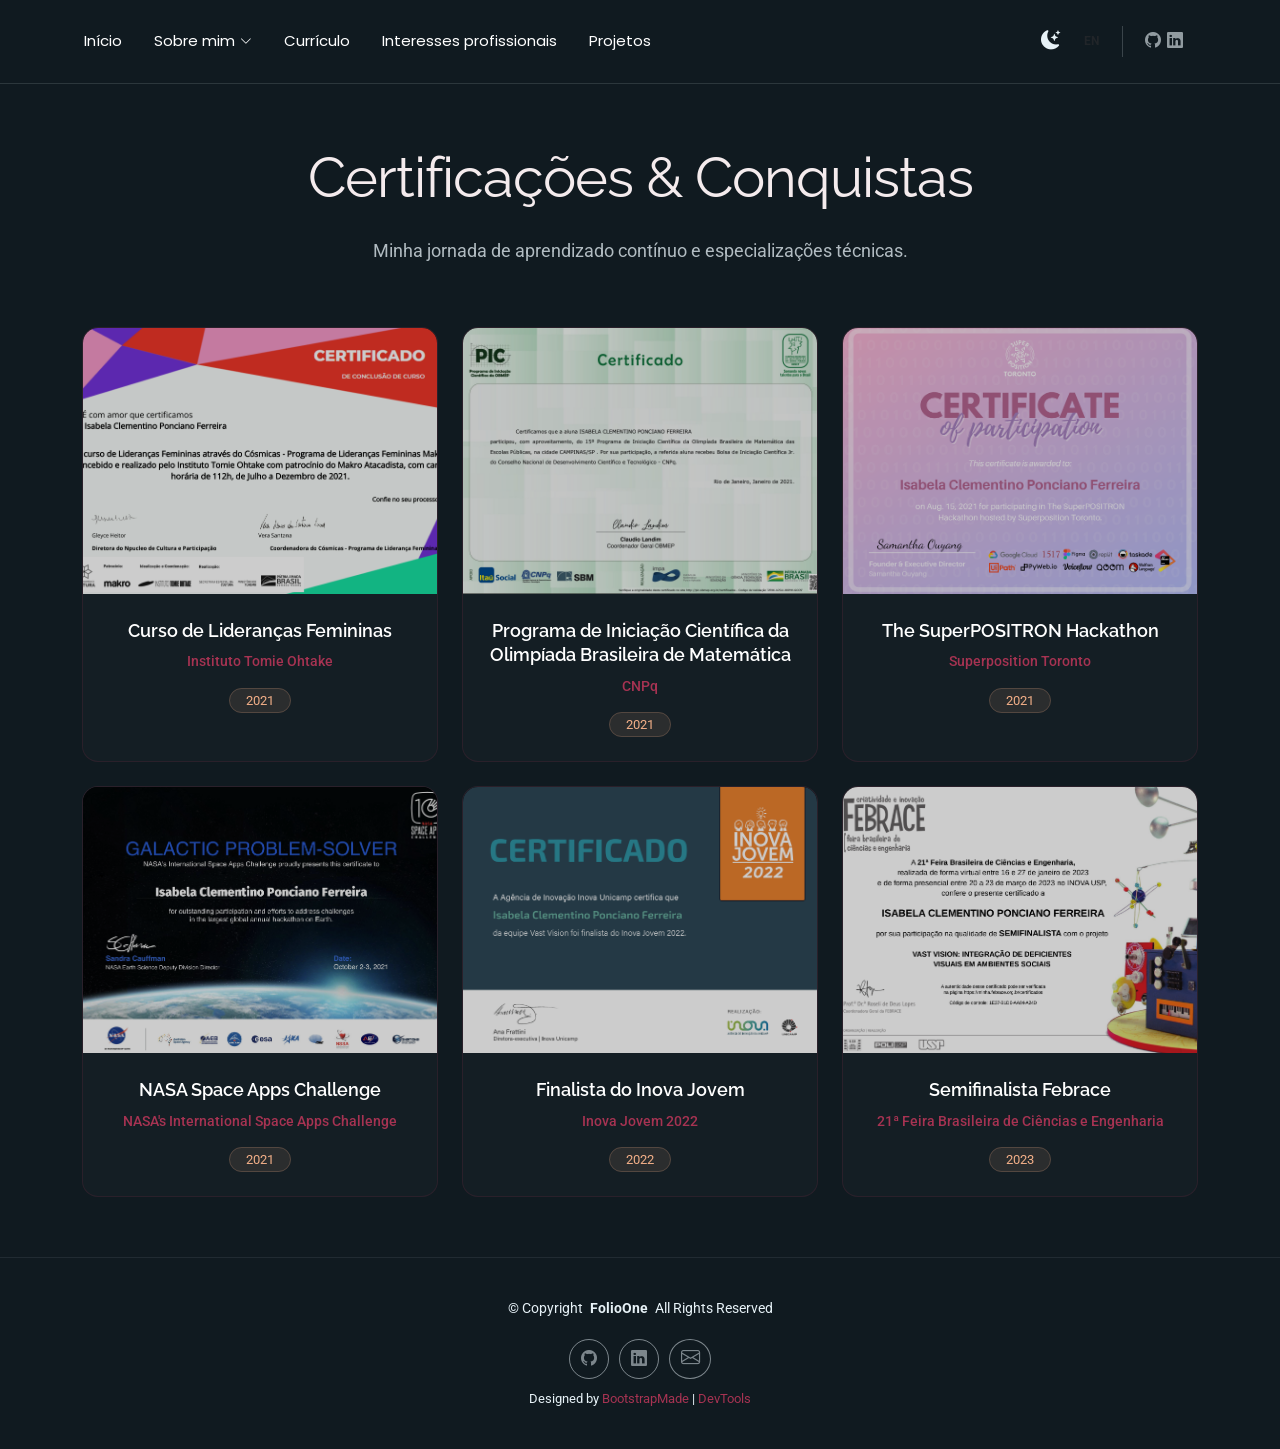
<file: extracurricular.html>
<!DOCTYPE html>
<html lang="en">

<head>
    <meta charset="utf-8">
    <meta content="width=device-width, initial-scale=1.0" name="viewport">
    <title>Portifolio Isabela Clementino - Início</title>
    <meta name="description" content="">
    <meta name="keywords" content="">

    <!-- Favicons -->
    <link href="assets/img/favicon.png" rel="icon">
    <link href="assets/img/apple-touch-icon.png" rel="apple-touch-icon">

    <!-- Fonts -->
    <link href="https://fonts.googleapis.com" rel="preconnect">
    <link href="https://fonts.gstatic.com" rel="preconnect" crossorigin>
    <link
        href="https://fonts.googleapis.com/css2?family=Roboto:ital,wght@0,100;0,300;0,400;0,500;0,700;0,900;1,100;1,300;1,400;1,500;1,700;1,900&family=Poppins:ital,wght@0,100;0,200;0,300;0,400;0,500;0,600;0,700;0,800;0,900;1,100;1,200;1,300;1,400;1,500;1,600;1,700;1,800;1,900&family=Raleway:ital,wght@0,100;0,200;0,300;0,400;0,500;0,600;0,700;0,800;0,900;1,100;1,200;1,300;1,400;1,500;1,600;1,700;1,800;1,900&display=swap"
        rel="stylesheet">

    <!-- Vendor CSS Files -->
    <link href="assets/vendor/bootstrap/css/bootstrap.min.css" rel="stylesheet">
    <link href="assets/vendor/bootstrap-icons/bootstrap-icons.css" rel="stylesheet">
    <link href="assets/vendor/aos/aos.css" rel="stylesheet">
    <link href="assets/vendor/swiper/swiper-bundle.min.css" rel="stylesheet">
    <link href="assets/vendor/glightbox/css/glightbox.min.css" rel="stylesheet">

    <!-- Main CSS File -->
    <link href="assets/css/main.css" rel="stylesheet">

</head>

<body class="index-page">

    <header id="header" class="header d-flex align-items-center light-background sticky-top">
        <div class="container position-relative d-flex align-items-center justify-content-between">

            <nav id="navmenu" class="navmenu">
                <ul>
                    <li><a href="index.html" data-pt="Início" data-en="Home">Início</a></li>
                    <li class="dropdown">
                        <a href="about.html">
                            <span data-pt="Sobre mim" data-en="About me">Sobre mim </span>
                            <i class="bi bi-chevron-down toggle-dropdown"></i>
                        </a>
                        <ul>
                            <li><a href="about-study.html" data-pt="Trajetória de estudos"
                                    data-en="Study trajectory">Trajetória de
                                    estudos</a></li>
                            <li><a href="extracurricular.html" class="active" data-pt="Extracurricular e Certificados"
                                    data-en="Extracurricular and Certificates">Extracurricular e Certificações</a></li>
                        </ul>
                    </li>
                    <li><a href="resume.html" data-pt="Currículo" data-en="Resume">Currículo</a></li>
                    <li><a href="services.html" data-pt="Interesses profissionais"
                            data-en="Professional interests">Interesses profissionais</a></li>
                    <li><a href="portfolio.html" data-pt="Projetos" data-en="Projects">Projetos</a></li>

                </ul>
                <i class="mobile-nav-toggle d-xl-none bi bi-list"></i>
            </nav>

            <div class="d-flex align-items-center">

                <div class="header-controls d-flex align-items-center me-3 border-end pe-3">
                    <button id="theme-toggle" class="btn btn-link p-0 me-3" type="button" title="Mudar Tema">
                        <i id="theme-icon" class="bi bi-moon-stars-fill"
                            style="color: var(--default-color); font-size: 1.2rem;"></i>
                    </button>

                    <button id="lang-toggle" class="btn btn-sm btn-outline-accent fw-bold"
                        style="font-size: 0.75rem; padding: 2px 6px;">
                        PT
                    </button>
                </div>

                <div class="header-social-links d-flex">
                    <a href="https://github.com/Isabela-CP" class="github"><i class="bi bi-github"></i></a>
                    <a href="https://www.linkedin.com/in/isabelacpf/" class="linkedin"><i
                            class="bi bi-linkedin"></i></a>
                </div>

            </div>

        </div>
    </header>
    <main class="main">

        <section id="certificates" class="certificates section">
            <div class="container section-title" data-aos="fade-up">
                <h2 data-pt="Certificações & Conquistas" data-en="Certificates & Achievements">Certificações &
                    Conquistas</h2>
                <p data-pt="Minha jornada de aprendizado contínuo e especializações técnicas."
                    data-en="My continuous learning journey and technical specializations.">Minha jornada de aprendizado
                    contínuo e especializações técnicas.</p>
            </div>

            <div class="container">
                <div class="row gy-4">

                    <div class="col-lg-4 col-md-6" data-aos="fade-up" data-aos-delay="100">
                        <div class="cert-card">
                            <div class="cert-img">
                                <img src="assets/img/certificates/cosmicas.png" class="img-fluid" alt="Certificado UX">
                                <div class="cert-info">
                                    <a href="assets/img/certificates/cosmicas.png" class="glightbox preview-link">
                                        <i class="bi bi-eye"></i>
                                    </a>
                                    <a href="https://drive.google.com/file/d/1kxbG7hyLTbjB6fiBlwP2gWRL0czAHuIa/view"
                                        target="_blank" title="Validar Credencial" class="details-link">
                                        <i class="bi bi-patch-check"></i>
                                    </a>
                                </div>
                            </div>
                            <div class="cert-content">
                                <h4 data-pt="Curso de Lideranças Femininas" data-en="Women Leaders Course">Curso de
                                    Lideranças Femininas</h4>
                                <p data-pt="Instituto Tomie Ohtake" data-en="Institute Tomie Ohtake">Instituto Tomie
                                    Ohtake</p>
                                <span class="cert-date">2021</spn>
                            </div>
                        </div>
                    </div>

                    <div class="col-lg-4 col-md-6" data-aos="fade-up" data-aos-delay="200">
                        <div class="cert-card">
                            <div class="cert-img">
                                <img src="assets/img/certificates/pic.png" class="img-fluid" alt="Certificado Java">
                                <div class="cert-info">
                                    <a href="assets/img/certificates/pic.png" class="glightbox preview-link"><i
                                            class="bi bi-eye"></i></a>
                                    <a href="https://drive.google.com/file/d/1fYb0UGCG1vWo2wrTdlvHEKl-GSrLTfcz/view"
                                        target="_blank" class="details-link"><i class="bi bi-patch-check"></i></a>
                                </div>
                            </div>
                            <div class="cert-content">
                                <h4 data-pt="Programa de Iniciação Científica da Olimpíada Brasileira de Matemática"
                                    data-en="Scientific Initiation Program of the Brazilian Mathematics Olympiad (OBMEP)">
                                    Programa de Iniciação Científica da Olimpíada Brasileira de Matemática
                                </h4>
                                <p>CNPq</p>
                                <span class="cert-date">2021</span>
                            </div>
                        </div>
                    </div>

                    <div class="col-lg-4 col-md-6" data-aos="fade-up" data-aos-delay="200">
                        <div class="cert-card">
                            <div class="cert-img">
                                <img src="assets/img/certificates/superpositron.png" class="img-fluid"
                                    alt="Certificado Java">
                                <div class="cert-info">
                                    <a href="assets/img/certificates/superpositron.png"
                                        class="glightbox preview-link"><i class="bi bi-eye"></i></a>
                                    <a href="https://drive.google.com/file/d/1ExKjjytMyPVHan9FF_d4qbZTQQGOPMn9/view"
                                        target="_blank" class="details-link"><i class="bi bi-patch-check"></i></a>
                                </div>
                            </div>
                            <div class="cert-content">
                                <h4>The SuperPOSITRON Hackathon</h4>
                                <p>Superposition Toronto</p>
                                <span class="cert-date">2021</span>
                            </div>
                        </div>
                    </div>

                    <div class="col-lg-4 col-md-6" data-aos="fade-up" data-aos-delay="200">
                        <div class="cert-card">
                            <div class="cert-img">
                                <img src="assets/img/certificates/nasa.png" class="img-fluid" alt="Certificado Java">
                                <div class="cert-info">
                                    <a href="assets/img/certificates/nasa.png" class="glightbox preview-link"><i
                                            class="bi bi-eye"></i></a>
                                    <a href="https://drive.google.com/file/d/1AhRHzlDqF6DegaIYlDqER2Q3mf-KOQ-u/view"
                                        target="_blank" class="details-link"><i class="bi bi-patch-check"></i></a>
                                </div>
                            </div>
                            <div class="cert-content">
                                <h4>NASA Space Apps Challenge</h4>
                                <p>NASA's International Space Apps Challenge</p>
                                <span class="cert-date">2021</span>
                            </div>
                        </div>
                    </div>

                    <div class="col-lg-4 col-md-6" data-aos="fade-up" data-aos-delay="200">
                        <div class="cert-card">
                            <div class="cert-img">
                                <img src="assets/img/certificates/inovaJovem.png" class="img-fluid"
                                    alt="Certificado Java">
                                <div class="cert-info">
                                    <a href="assets/img/certificates/inovaJovem.png" class="glightbox preview-link"><i
                                            class="bi bi-eye"></i></a>
                                    <a href="https://drive.google.com/file/d/1RH6_j_A_pRjXg5GCWKsPeB-fmEZq6bMj/view"
                                        target="_blank" class="details-link"><i class="bi bi-patch-check"></i></a>
                                </div>
                            </div>
                            <div class="cert-content">
                                <h4 data-pt="Finalista do Inova Jovem" data-en="Inova Jovem's Finalist "> Finalista do
                                    Inova Jovem</h4>
                                <p>Inova Jovem 2022</p>
                                <span class="cert-date">2022</span>
                            </div>
                        </div>
                    </div>

                    <div class="col-lg-4 col-md-6" data-aos="fade-up" data-aos-delay="200">
                        <div class="cert-card">
                            <div class="cert-img">
                                <img src="assets/img/certificates/febrace.png" class="img-fluid" alt="Certificado Java">
                                <div class="cert-info">
                                    <a href="assets/img/certificates/febrace.png" class="glightbox preview-link"><i
                                            class="bi bi-eye"></i></a>
                                    <a href="https://drive.google.com/file/d/1WKNO0b56T4Lk9WrTiWvdG2rEImOarzf_/view"
                                        target="_blank" class="details-link"><i class="bi bi-patch-check"></i></a>
                                </div>
                            </div>
                            <div class="cert-content">
                                <h4 data-pt="Semifinalista Febrace" data-en="Febrace's Semifinalist">Semifinalista
                                    Febrace</h4>
                                <p data-pt="21ª Feira Brasileira de Ciências e Engenharia"
                                    data-en="21st Brazilian Science and Engineering Fair">21ª Feira Brasileira de
                                    Ciências e Engenharia</p>
                                <span class="cert-date">2023</span>
                            </div>
                        </div>
                    </div>
                </div>
            </div>
        </section>

    </main>

    <footer id="footer" class="footer">

        <div class="container">
            <div class="copyright text-center ">
                <p>© <span>Copyright</span> <strong class="px-1 sitename">FolioOne</strong> <span>All Rights
                        Reserved<br></span>
                </p>
            </div>
            <div class="social-links d-flex justify-content-center">
                <a href="https://github.com/Isabela-CP" class="github"><i class="bi bi-github"></i></a>
                <a href="https://www.linkedin.com/in/isabelacpf/" class="linkedin"><i class="bi bi-linkedin"></i></a>
                <a href="mailto:isabela.clementino.pon@usp.br" class="email-link"><i class="bi bi-envelope"></i></a>

            </div>
            <div class="credits">
                <!-- All the links in the footer should remain intact. -->
                <!-- You can delete the links only if you've purchased the pro version. -->
                <!-- Licensing information: https://bootstrapmade.com/license/ -->
                <!-- Purchase the pro version with working PHP/AJAX contact form: [buy-url] -->
                Designed by <a href="https://bootstrapmade.com/">BootstrapMade</a> | <a
                    href="https://bootstrapmade.com/tools/">DevTools</a>
            </div>
        </div>

    </footer>

    <!-- Scroll Top -->
    <a href="#" id="scroll-top" class="scroll-top d-flex align-items-center justify-content-center"><i
            class="bi bi-arrow-up-short"></i></a>

    <!-- Preloader -->
    <div id="preloader"></div>

    <!-- Vendor JS Files -->
    <script src="assets/vendor/bootstrap/js/bootstrap.bundle.min.js"></script>
    <script src="assets/vendor/php-email-form/validate.js"></script>
    <script src="assets/vendor/aos/aos.js"></script>
    <script src="assets/vendor/typed.js/typed.umd.js"></script>
    <script src="assets/vendor/waypoints/noframework.waypoints.js"></script>
    <script src="assets/vendor/purecounter/purecounter_vanilla.js"></script>
    <script src="assets/vendor/swiper/swiper-bundle.min.js"></script>
    <script src="assets/vendor/imagesloaded/imagesloaded.pkgd.min.js"></script>
    <script src="assets/vendor/isotope-layout/isotope.pkgd.min.js"></script>
    <script src="assets/vendor/glightbox/js/glightbox.min.js"></script>

    <!-- Main JS File -->
    <script src="assets/js/main.js"></script>
    <script src="assets/js/theme.js"></script>
    <script src="assets/js/lang.js"></script>

</body>

</html>
</file>
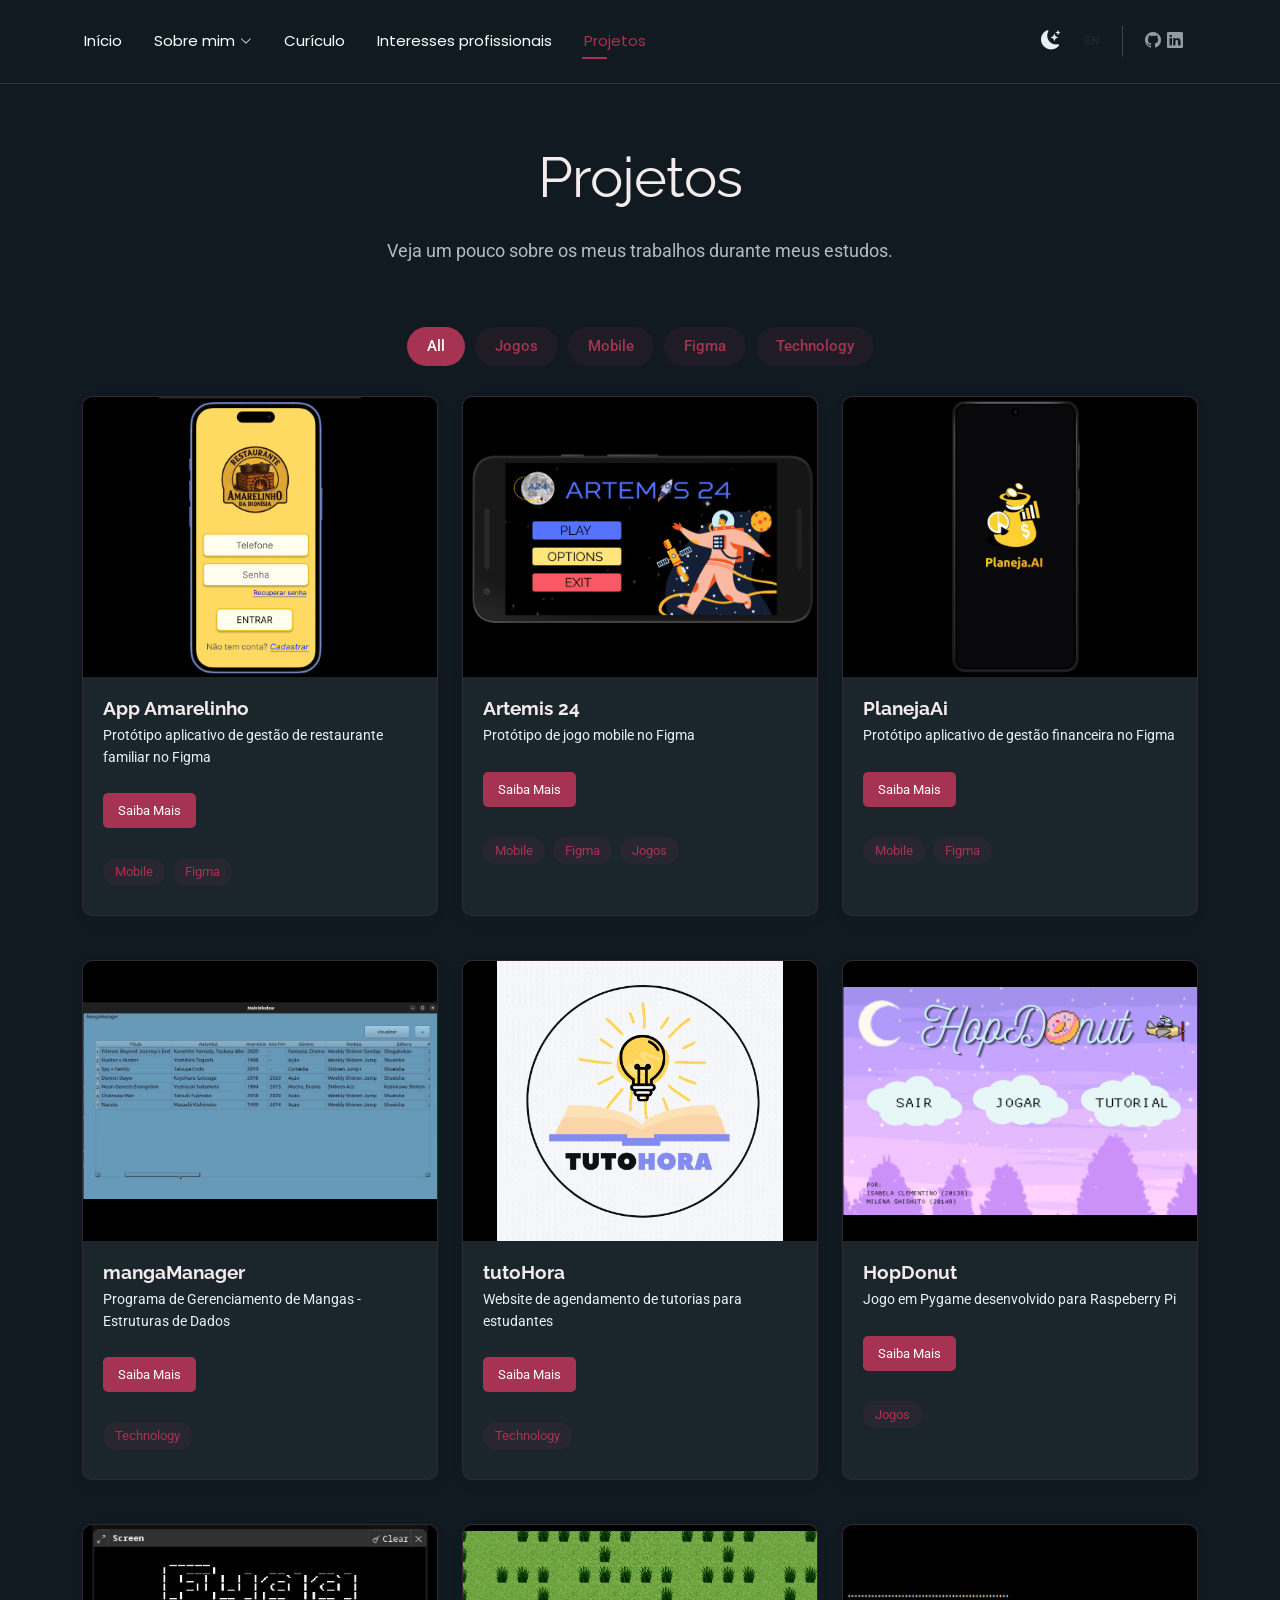
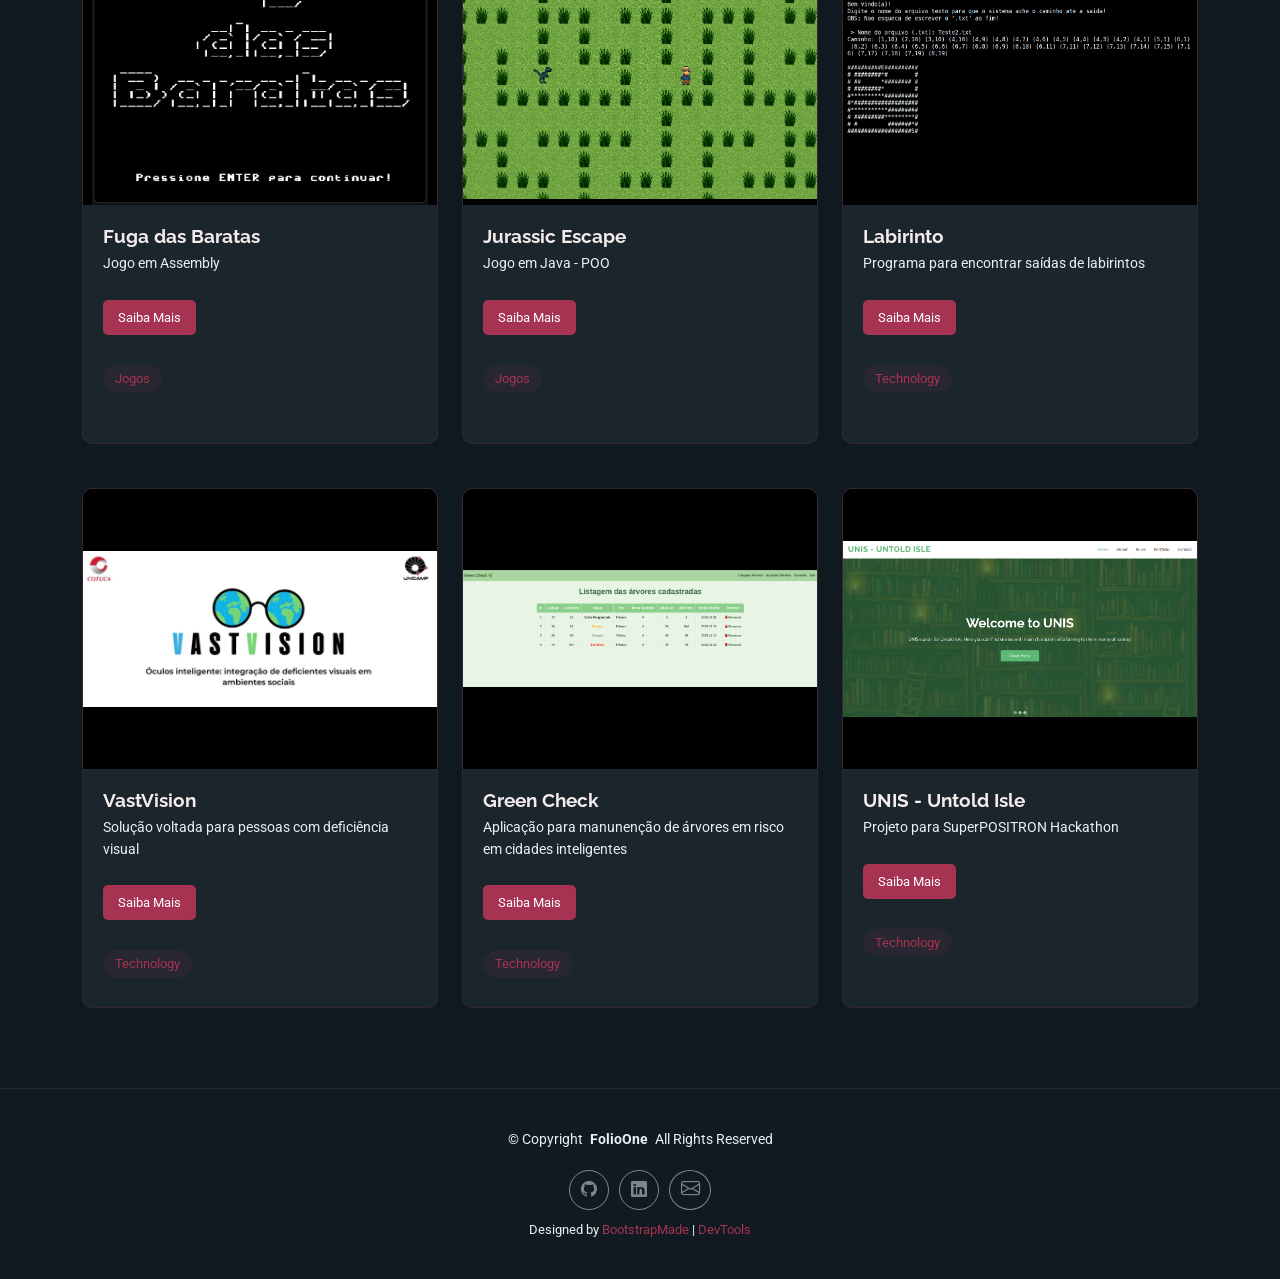
<file: portfolio.html>
<!DOCTYPE html>
<html lang="en">

<head>
  <meta charset="utf-8">
  <meta content="width=device-width, initial-scale=1.0" name="viewport">
  <title>Portfolio - FolioOne Bootstrap Template</title>
  <meta name="description" content="">
  <meta name="keywords" content="">

  <!-- Favicons -->
  <link href="assets/img/favicon.png" rel="icon">
  <link href="assets/img/apple-touch-icon.png" rel="apple-touch-icon">

  <!-- Fonts -->
  <link href="https://fonts.googleapis.com" rel="preconnect">
  <link href="https://fonts.gstatic.com" rel="preconnect" crossorigin>
  <link
    href="https://fonts.googleapis.com/css2?family=Roboto:ital,wght@0,100;0,300;0,400;0,500;0,700;0,900;1,100;1,300;1,400;1,500;1,700;1,900&family=Poppins:ital,wght@0,100;0,200;0,300;0,400;0,500;0,600;0,700;0,800;0,900;1,100;1,200;1,300;1,400;1,500;1,600;1,700;1,800;1,900&family=Raleway:ital,wght@0,100;0,200;0,300;0,400;0,500;0,600;0,700;0,800;0,900;1,100;1,200;1,300;1,400;1,500;1,600;1,700;1,800;1,900&display=swap"
    rel="stylesheet">

  <!-- Vendor CSS Files -->
  <link href="assets/vendor/bootstrap/css/bootstrap.min.css" rel="stylesheet">
  <link href="assets/vendor/bootstrap-icons/bootstrap-icons.css" rel="stylesheet">
  <link href="assets/vendor/aos/aos.css" rel="stylesheet">
  <link href="assets/vendor/swiper/swiper-bundle.min.css" rel="stylesheet">
  <link href="assets/vendor/glightbox/css/glightbox.min.css" rel="stylesheet">

  <!-- Main CSS File -->
  <link href="assets/css/main.css" rel="stylesheet">

</head>
<script>
  function toggleFlip(cardId) {
    const card = document.getElementById(cardId);
    card.classList.toggle('is-flipped');
  }
</script>

<body class="portfolio-page">

  <header id="header" class="header d-flex align-items-center sticky-top">
    <div class="container position-relative d-flex align-items-center justify-content-between">

      <nav id="navmenu" class="navmenu">
        <ul>
          <li><a href="index.html" data-pt="Início" data-en="Home">Início</a></li>
          <li class="dropdown">
            <a href="about.html">
              <span data-pt="Sobre mim" data-en="About me">Sobre mim </span>
              <i class="bi bi-chevron-down toggle-dropdown"></i>
            </a>
            <ul>
              <li><a href="about-study.html" data-pt="Trajetória de estudos" data-en="Study trajectory">Trajetória de
                  estudos</a>
              </li>
              <li><a href="extracurricular.html" data-pt="Extracurricular e Certificados"
                  data-en="Extracurricular and Certificates">Extracurricular e Certificações</a></li>
            </ul>
          </li>
          <li><a href="resume.html" data-pt="Curículo" data-en="Resume">Currículo</a></li>
          <li><a href="services.html" data-pt="Interesses profissionais" data-en="Professional interests">Interesses
              profissionais</a></li>
          <li><a href="portfolio.html" class="active" data-pt="Projetos" data-en="Projects">Projetos</a></li>
        </ul>
        <i class="mobile-nav-toggle d-xl-none bi bi-list"></i>
      </nav>

      <div class="d-flex align-items-center">

        <div class="header-controls d-flex align-items-center me-3 border-end pe-3">
          <button id="theme-toggle" class="btn btn-link p-0 me-3" type="button" title="Mudar Tema">
            <i id="theme-icon" class="bi bi-moon-stars-fill"
              style="color: var(--default-color); font-size: 1.2rem;"></i>
          </button>

          <button id="lang-toggle" class="btn btn-sm btn-outline-accent fw-bold"
            style="font-size: 0.75rem; padding: 2px 6px;">
            PT
          </button>
        </div>

        <div class="header-social-links d-flex">
          <a href="https://github.com/Isabela-CP" class="github"><i class="bi bi-github"></i></a>
          <a href="https://www.linkedin.com/in/isabelacpf/" class="linkedin"><i class="bi bi-linkedin"></i></a>
        </div>

      </div>

    </div>
  </header>

  <main class="main">

    <!-- Portfolio Section -->
    <section id="portfolio" class="portfolio section">

      <!-- Section Title -->
      <div class="container section-title" data-aos="fade-up">
        <h2 data-pt="Projetos" data-en="Projects">Projetos</h2>
        <p data-pt="Veja um pouco sobre os meus trabalhos durante meus estudos."
          data-en="See a little bit of my work during my studies.">Veja um pouco sobre os meus trabalhos durante meus
          estudos. </p>
      </div><!-- End Section Title -->

      <div class="container" data-aos="fade-up" data-aos-delay="100">

        <div class="isotope-layout" data-default-filter="*" data-layout="masonry" data-sort="original-order">
          <ul class="portfolio-filters isotope-filters" data-aos="fade-up" data-aos-delay="200">
            <li data-filter="*" class="filter-active">All</li>
            <li data-filter=".filter-jogos" data-pt="Jogos" data-en="Games">Jogos</li>
            <li data-filter=".filter-mobile">Mobile</li>
            <li data-filter=".filter-figma">Figma</li>
            <li data-filter=".filter-technology">Technology</li>
          </ul><!-- End Portfolio Filters -->




          <div class="row gy-4 isotope-container" data-aos="fade-up" data-aos-delay="300">


            <div class="col-lg-4 col-md-6 portfolio-item isotope-item filter-mobile filter-figma">
              <div class="flip-card-container">
                <div class="flip-card-inner" id="flip-card-1">
                  <div class="flip-card-front portfolio-card">
                    <div class="portfolio-img">
                      <img src="assets/img/portfolio/amarelinho.png" alt="Amarelinho" class="img-fluid">
                      <div class="portfolio-overlay">
                        <a href="assets/img/portfolio/amarelinho.png" class="glightbox portfolio-lightbox"><i
                            class="bi bi-plus"></i></a>
                        <a href="https://www.figma.com/proto/VAzsO4mI7WpUJoXK5x7e2F/Amarelinho?node-id=7-86&p=f&t=DxnIAUZQUqBGnUkA-1&scaling=scale-down&content-scaling=fixed&page-id=0%3A1&starting-point-node-id=7%3A86&show-proto-sidebar=1"
                          class="portfolio-details-link"><i class="bi bi-link"></i></a>
                      </div>
                    </div>
                    <div class="portfolio-info">
                      <h4>App Amarelinho</h4>
                      <p data-pt="Protótipo aplicativo de gestão de restaurante familiar no Figma"
                        data-en="Management app prototype for a family restaurant in Figma">Protótipo aplicativo de
                        gestão de restaurante familiar no Figma</p>

                      <button data-pt="Saiba Mais" data-en="Learn More" type="button" class="btn-flip-trigger"
                        onclick="toggleFlip('flip-card-1')">
                        Saiba Mais <i class="bi bi-arrow-right-short"></i>
                      </button>



                      <div class="portfolio-tags">
                        <span>Mobile</span> <span>Figma</span>
                      </div>

                    </div>
                  </div>

                  <div class="flip-card-back">
                    <div class="back-content">
                      <h3 data-pt="Sobre o Projeto" data-en="About the Project">Sobre o Projeto</h3>
                      <div class="back-scroll">
                        <div class="lang-pt">
                          <p>
                            Solução de gestão desenvolvida sob medida para um restaurante familiar, com foco total em
                            experiência do usuário (UX).
                          </p>
                          <p> O
                            projeto foi inteiramente moldado a partir de entrevistas com um casal de idosos, priorizando
                            a
                            usabilidade e
                            funcionalidades específicas que atendessem às suas rotinas reais, fugindo de padrões
                            genéricos
                            e focando em utilidade
                            prática.</p>
                          <p><strong><i class="bi bi-calendar3"></i> Ano:</strong> 2025</p>
                          <p><strong><i class="bi bi-cpu"></i> Techs:</strong> Figma</p>

                        </div>

                        <div class="lang-en">
                          <p>
                            Tailor-made management solution developed for a family restaurant, with a total focus on
                            user experience (UX).
                          </p>
                          <p> The project was entirely shaped through interviews with an elderly couple, prioritizing
                            usability and specific features that met their real routines, moving away from generic
                            patterns
                            and focusing on practical utility.</p>
                          <p><strong><i class="bi bi-calendar3"></i> Year:</strong> 2025</p>
                          <p><strong><i class="bi bi-cpu"></i> Techs:</strong> Figma</p>
                        </div>
                      </div>

                      <button data-pt="Voltar" data-en="Back" type="button" class="btn-flip-back"
                        onclick="toggleFlip('flip-card-1')">
                        <i class="bi bi-arrow-left-short"></i> Voltar
                      </button>
                    </div>
                  </div>

                </div>
              </div>
            </div>


            <div class="col-lg-4 col-md-6 portfolio-item isotope-item filter-mobile filter-figma filter-jogos">
              <div class="flip-card-container">
                <div class="flip-card-inner" id="flip-card-2">
                  <div class="flip-card-front portfolio-card">
                    <div class="portfolio-img">
                      <img src="assets/img/portfolio/artemis24.png" alt="artemis24" class="img-fluid">
                      <div class="portfolio-overlay">
                        <a href="assets/img/portfolio/artemis24.png" class="glightbox portfolio-lightbox"><i
                            class="bi bi-plus"></i></a>
                        <a href="https://www.figma.com/proto/6fUlRrSJwoGeWguaQWJoAe/Artemis-24-%7C-Space-Apps-2021?node-id=1-2&p=f&t=ZeWgO2DktN0G4j75-1&scaling=scale-down&content-scaling=fixed&page-id=0%3A1&starting-point-node-id=1%3A2"
                          class="portfolio-details-link"><i class="bi bi-link"></i></a>
                      </div>
                    </div>
                    <div class="portfolio-info">
                      <h4>Artemis 24</h4>
                      <p data-pt="Protótipo de jogo mobile no Figma" data-en="Mobile game prototype in Figma">Protótipo
                        de jogo mobile no Figma</p>

                      <button data-pt="Saiba Mais" data-en="Learn More" type="button" class="btn-flip-trigger"
                        onclick="toggleFlip('flip-card-2')">
                        Saiba Mais <i class="bi bi-arrow-right-short"></i>
                      </button>



                      <div class="portfolio-tags">
                        <span>Mobile</span> <span>Figma</span><span data-pt="Jogos" data-en="Games">Jogos</span>
                      </div>

                    </div>
                  </div>

                  <div class="flip-card-back">
                    <div class="back-content">
                      <h3 data-pt="Sobre o Projeto" data-en="About the Project">Sobre o Projeto</h3>
                      <div class="back-scroll">
                        <div class="lang-pt">
                          <p> Protótipo de um jogo criado para o NASA Space Apps Challenge 2021.
                          </p>
                          <p> O projeto Artemis 24 é um jogo educativo voltado para estudantes amantes de astronomia. A
                            ideia
                            é simular os riscos de saúde de uma viagem de longa distância a Marte, traduzindo dados
                            complexos da NASA em mecânicas
                            compreensíveis. Os jogadores devem gerir os recursos da tripulação para mantê-los vivos e
                            saudáveis durante a missão.</p>
                          <p><strong><i class="bi bi-calendar3"></i> Ano:</strong> 2021</p>
                          <p><strong><i class="bi bi-cpu"></i> Techs:</strong> Figma</p>
                        </div>

                        <div class="lang-en">
                          <p>
                            Game prototype created for the 2021 NASA Space Apps Challenge.
                          </p>
                          <p>
                            The Artemis 24 project is an educational game designed for astronomy enthusiasts. The goal
                            is to simulate the health risks of a long-distance journey to Mars, translating complex
                            NASA data into understandable mechanics. Players must manage crew resources to keep them
                            alive and healthy throughout the mission.
                          </p>
                          <p><strong><i class="bi bi-calendar3"></i> Year:</strong> 2021</p>
                          <p><strong><i class="bi bi-cpu"></i> Techs:</strong> Figma, NASA Data</p>
                        </div>

                      </div>
                      <button data-pt="Voltar" data-en="Back" type="button" class="btn-flip-back"
                        onclick="toggleFlip('flip-card-2')">
                        <i class="bi bi-arrow-left-short"></i> Voltar
                      </button>
                    </div>
                  </div>

                </div>
              </div>
            </div>

            <div class="col-lg-4 col-md-6 portfolio-item isotope-item filter-mobile filter-figma">
              <div class="flip-card-container">
                <div class="flip-card-inner" id="flip-card-3">
                  <div class="flip-card-front portfolio-card">
                    <div class="portfolio-img">
                      <img src="assets/img/portfolio/planejaai.png" alt="artemis24" class="img-fluid">
                      <div class="portfolio-overlay">
                        <a href="assets/img/portfolio/planejaai.png" class="glightbox portfolio-lightbox"><i
                            class="bi bi-plus"></i></a>
                        <a href="https://www.figma.com/proto/APfHXOshW5CxhhpTP68VXV/Planeja.ai?node-id=1-13&p=f&t=xVqM8Dcu2CTyftA1-0&scaling=scale-down&content-scaling=fixed&page-id=0%3A1&starting-point-node-id=1%3A13"
                          class="portfolio-details-link"><i class="bi bi-link"></i></a>
                      </div>
                    </div>
                    <div class="portfolio-info">
                      <h4>PlanejaAi</h4>
                      <p data-pt="Protótipo aplicativo de gestão financeira no Figma"
                        data-en="Finance app prototype in Figma">Protótipo aplicativo de gestão financeira no Figma</p>

                      <button data-pt="Saiba Mais" data-en="Learn More" type="button" class="btn-flip-trigger"
                        onclick="toggleFlip('flip-card-3')">
                        Saiba Mais <i class="bi bi-arrow-right-short"></i>
                      </button>



                      <div class="portfolio-tags">
                        <span>Mobile</span> <span>Figma</span>
                      </div>

                    </div>
                  </div>

                  <div class="flip-card-back">
                    <div class="back-content">
                      <h3 data-pt="Sobre o Projeto" data-en="About the Project">Sobre o Projeto</h3>
                      <div class="back-scroll">
                        <div class="lang-pt">
                          <p class="lang-pt"> Planeja.Ai é um protótipo de uma aplicação de planejamento financeiro,
                            pensado para pessoas
                            que buscam insights sobre seus gastos, acompanhamento de metas e organização em um mesmo
                            sistema.
                          </p>
                          <p><strong><i class="bi bi-calendar3"></i> Ano:</strong> 2025</p>
                          <p><strong><i class="bi bi-cpu"></i> Techs:</strong> Figma</p>
                        </div>

                        <div class="lang-en">
                          <p>
                            Planeja.Ai is a financial planning prototype designed for individuals seeking spending
                            insights, goal tracking, and
                            organization within a single platform.
                          </p>
                          <p><strong><i class="bi bi-calendar3"></i> Year:</strong> 2025</p>
                          <p><strong><i class="bi bi-cpu"></i> Techs:</strong> Figma</p>
                        </div>
                      </div>
                      <button data-pt="Voltar" data-en="Back" type="button" class="btn-flip-back"
                        onclick="toggleFlip('flip-card-3')">
                        <i class="bi bi-arrow-left-short"></i> Voltar
                      </button>
                    </div>
                  </div>

                </div>
              </div>
            </div>

            <div class="col-lg-4 col-md-6 portfolio-item isotope-item filter-technology">
              <div class="flip-card-container">
                <div class="flip-card-inner" id="flip-card-4">
                  <div class="flip-card-front portfolio-card">
                    <div class="portfolio-img">
                      <img src="assets/img/portfolio/mangaManager.png" alt="artemis24" class="img-fluid">
                      <div class="portfolio-overlay">
                        <a href="assets/img/portfolio/mangaManager.png" class="glightbox portfolio-lightbox"><i
                            class="bi bi-plus"></i></a>
                        <a href="https://github.com/Isabela-CP/mangaManager" class="portfolio-details-link"><i
                            class="bi bi-link"></i></a>
                      </div>
                    </div>
                    <div class="portfolio-info">
                      <h4>mangaManager</h4>
                      <p data-pt="Programa de Gerenciamento de Mangas - Estruturas de Dados"
                        data-en="Manga Management Program - Data Structures">Programa de Gerenciamento de Mangas -
                        Estruturas de Dados</p>

                      <button data-pt="Saiba Mais" data-en="Learn More" type="button" class="btn-flip-trigger"
                        onclick="toggleFlip('flip-card-4')">
                        Saiba Mais <i class="bi bi-arrow-right-short"></i>
                      </button>



                      <div class="portfolio-tags">
                        <span>Technology</span>
                      </div>

                    </div>
                  </div>

                  <div class="flip-card-back">
                    <div class="back-content">
                      <h3 data-pt="Sobre o Projeto" data-en="About the Project">Sobre o Projeto</h3>
                      <div class="back-scroll">
                        <div class="lang-pt">
                          <p> Desenvolvimento de uma aplicação robusta para o gerenciamento de acervos, focada em
                            eficiência de busca e persistência
                            de dados em baixo nível. O projeto implementa um sistema completo de CRUD (Create, Read,
                            Update, Delete) com foco em
                            estruturas de dados otimizadas.</p>

                          <p><strong><i class="bi bi-calendar3"></i> Ano:</strong> 2025</p>
                          <p><strong><i class="bi bi-cpu"></i> Techs:</strong> C, Qt Creator e Estruturas de dados</p>
                        </div>

                        <div class="lang-en">
                          <p>
                            Development of a robust application for the management of archives, focused on efficiency
                            of search and persistence
                            of data at a low level. The project implements a complete CRUD system (Create, Read,
                            Update, Delete) with focus on
                            optimized data structures.
                          </p>
                          <p><strong><i class="bi bi-calendar3"></i> Year:</strong> 2025</p>
                          <p><strong><i class="bi bi-cpu"></i> Techs:</strong> C, Qt Creator and Data Structures</p>
                        </div>

                      </div>
                      <button data-pt="Voltar" data-en="Back" type="button" class="btn-flip-back"
                        onclick="toggleFlip('flip-card-4')">
                        <i class="bi bi-arrow-left-short"></i> Voltar
                      </button>
                    </div>
                  </div>

                </div>
              </div>
            </div>

            <div class="col-lg-4 col-md-6 portfolio-item isotope-item filter-technology">
              <div class="flip-card-container">
                <div class="flip-card-inner" id="flip-card-5">
                  <div class="flip-card-front portfolio-card">
                    <div class="portfolio-img">
                      <img src="assets/img/portfolio/tutoHora.png" alt="artemis24" class="img-fluid">
                      <div class="portfolio-overlay">
                        <a href="assets/img/portfolio/tutoHora.png" class="glightbox portfolio-lightbox"><i
                            class="bi bi-plus"></i></a>
                        <a href="https://github.com/Isabela-CP/tuto-Hora" class="portfolio-details-link"><i
                            class="bi bi-link"></i></a>
                      </div>
                    </div>
                    <div class="portfolio-info">
                      <h4>tutoHora</h4>
                      <p data-pt="Website de agendamento de tutorias para estudantes"
                        data-en="Student tutoring appointment platform">Website de agendamento de tutorias
                        para estudantes</p>

                      <button data-pt="Saiba Mais" data-en="Learn More" type="button" class="btn-flip-trigger"
                        onclick="toggleFlip('flip-card-5')">
                        Saiba Mais <i class="bi bi-arrow-right-short"></i>
                      </button>



                      <div class="portfolio-tags">
                        <span>Technology</span>
                      </div>

                    </div>
                  </div>

                  <div class="flip-card-back">
                    <div class="back-content">
                      <h3 data-pt="Sobre o Projeto" data-en="About the Project">Sobre o Projeto</h3>
                      <div class="back-scroll">
                        <div class="lang-pt">
                          <p>Programa para contratação de professores e tutoriais, em que os alunos poderão contratar
                            tutores para auxiliar nas suas
                            dificuldades escolares, possuindo login/cadastro, bem como uma listagem
                            de todos os profissionais, contratação de professores disponíveis num formato do cronograma
                            dos professores e
                            página exclusiva para os professores, onde eles poderão visualizar suas aulas e alunos.</p>
                          <p><strong><i class="bi bi-calendar3"></i> Ano:</strong> 2021</p>
                          <p><strong><i class="bi bi-cpu"></i> Techs:</strong> .Net Core, React, CSS, HTML, MySQL</p>
                        </div>

                        <div class="lang-en">
                          <p>Tutor and teacher hiring platform where students can book sessions to overcome academic
                            challenges. The system features
                            secure authentication, a comprehensive professional directory, an integrated scheduling
                            calendar for bookings, and a
                            dedicated dashboard for teachers to manage their classes and students.</p>
                          <p><strong><i class="bi bi-calendar3"></i> Year:</strong> 2021</p>
                          <p><strong><i class="bi bi-cpu"></i> Techs:</strong> .Net Core, React, CSS, HTML, MySQL</p>
                        </div>
                        <button data-pt="Voltar" data-en="Back" type="button" class="btn-flip-back"
                          onclick="toggleFlip('flip-card-5')">
                          <i class="bi bi-arrow-left-short"></i> Voltar
                        </button>
                      </div>
                    </div>
                  </div>
                </div>
              </div>
            </div>


            <div class="col-lg-4 col-md-6 portfolio-item isotope-item filter-jogos">
              <div class="flip-card-container">
                <div class="flip-card-inner" id="flip-card-6">
                  <div class="flip-card-front portfolio-card">
                    <div class="portfolio-img">
                      <img src="assets/img/portfolio/hopDonut.png" alt="artemis24" class="img-fluid">
                      <div class="portfolio-overlay">
                        <a href="assets/img/portfolio/hopDonut.png" class="glightbox portfolio-lightbox"><i
                            class="bi bi-plus"></i></a>
                        <a href="https://github.com/Isabela-CP/hopdonut_game" class="portfolio-details-link"><i
                            class="bi bi-link"></i></a>
                      </div>
                    </div>
                    <div class="portfolio-info">
                      <h4>HopDonut</h4>
                      <p data-pt="Jogo em Pygame desenvolvido para Raspeberry Pi"
                        data-en="Game in Pygame for Raspberry Pi">Jogo em Pygame desenvolvido para Raspeberry Pi</p>

                      <button data-pt="Saiba Mais" data-en="Learn More" type="button" class="btn-flip-trigger"
                        onclick="toggleFlip('flip-card-6')">
                        Saiba Mais <i class="bi bi-arrow-right-short"></i>
                      </button>



                      <div class="portfolio-tags">
                        <span data-pt="Jogos" data-en="Games">Jogos</span>
                      </div>

                    </div>
                  </div>

                  <div class="flip-card-back">
                    <div class="back-content">
                      <h3 data-pt="Sobre o Projeto" data-en="About the Project">Sobre o Projeto</h3>
                      <div class="back-scroll">
                        <div class="lang-pt">
                          <p> Jogo em que você tem que se mover para coletar os donuts e evitar os
                            obstáculos
                            (rosquinhas
                            gigantes). O jogo foi desenvolvido para o Raspberry Pi com Python e Pygame.
                          </p>
                          <p><strong><i class="bi bi-calendar3"></i> Ano:</strong> 2021</p>
                          <p><strong><i class="bi bi-cpu"></i> Techs:</strong> Python, Pygame, Raspberry Pi</p>
                        </div>

                        <div class="lang-en">
                          <p class="lang-en"> A game where the player moves to collect donuts while avoiding obstacles
                            (giant donuts). Developed for Raspberry Pi
                            using Python and Pygame.</p>
                          <p><strong><i class="bi bi-calendar3"></i> Year:</strong> 2021</p>
                          <p><strong><i class="bi bi-cpu"></i> Techs:</strong> Python, Pygame, Raspberry Pi</p>
                        </div>

                      </div>
                      <button data-pt="Voltar" data-en="Back" type="button" class="btn-flip-back"
                        onclick="toggleFlip('flip-card-6')">
                        <i class="bi bi-arrow-left-short"></i> Voltar
                      </button>
                    </div>
                  </div>

                </div>
              </div>
            </div>

            <div class="col-lg-4 col-md-6 portfolio-item isotope-item filter-jogos">
              <div class="flip-card-container">
                <div class="flip-card-inner" id="flip-card-7">
                  <div class="flip-card-front portfolio-card">
                    <div class="portfolio-img">
                      <img src="assets/img/portfolio/fugaBaratas.png" alt="artemis24" class="img-fluid">
                      <div class="portfolio-overlay">
                        <a href="assets/img/portfolio/fugaBaratas.png" class="glightbox portfolio-lightbox"><i
                            class="bi bi-plus"></i></a>
                        <a href="https://github.com/Isabela-CP/Fuga-das-Baratas" class="portfolio-details-link"><i
                            class="bi bi-link"></i></a>
                      </div>
                    </div>
                    <div class="portfolio-info">
                      <h4 data-pt="Fuga das Baratas" data-en="
Cockroach Escape">Fuga das Baratas</h4>
                      <p data-pt="Jogo em Assembly" data-en="Game in Assembly">Jogo em Assembly </p>

                      <button data-pt="Saiba Mais" data-en="Learn More" type="button" class="btn-flip-trigger"
                        onclick="toggleFlip('flip-card-7')">
                        Saiba Mais <i class="bi bi-arrow-right-short"></i>
                      </button>



                      <div class="portfolio-tags">
                        <span data-pt="Jogos" data-en="Games">Jogos</span>
                      </div>

                    </div>
                  </div>

                  <div class="flip-card-back">
                    <div class="back-content">
                      <h3 data-pt="Sobre o Projeto" data-en="About the Project">Sobre o Projeto</h3>
                      <div class="back-scroll">
                        <div class="lang-pt">
                          <p> "Fuga das Baratas" é um jogo desenvolvido em Assembly, no qual o jogador é o personagem da
                            música "Toda vez que eu chego
                            em casa a barata da vizinha ta na minha cama". Para vencer o jogo, ele deve acertar 10
                            chineladas na barata.

                            O jogo foi projetado para ser executado no Simulador de Processador ou no Simple Simulate.
                          </p>
                          <p><strong><i class="bi bi-calendar3"></i> Ano:</strong> 2024</p>
                          <p><strong><i class="bi bi-cpu"></i> Techs:</strong> Assembly</p>
                        </div>

                        <div class="lang-en">
                          <p> "Fuga das Baratas" (Cockroach Escape) is a game developed in Assembly, inspired by a
                            popular Brazilian song. Playing as
                            the homeowner, the user must land 10 "flip-flop hits" on the cockroach to win. The project
                            was designed to run on
                            Processor Simulators such as Simple Simulator.</p>
                          <p><strong><i class="bi bi-calendar3"></i> Year:</strong> 2024</p>
                          <p><strong><i class="bi bi-cpu"></i> Techs:</strong> Assembly</p>

                        </div>
                      </div>
                      <button data-pt="Voltar" data-en="Back" type="button" class="btn-flip-back"
                        onclick="toggleFlip('flip-card-7')">
                        <i class="bi bi-arrow-left-short"></i> Voltar
                      </button>
                    </div>
                  </div>

                </div>
              </div>
            </div>


            <div class="col-lg-4 col-md-6 portfolio-item isotope-item filter-jogos">
              <div class="flip-card-container">
                <div class="flip-card-inner" id="flip-card-8">
                  <div class="flip-card-front portfolio-card">
                    <div class="portfolio-img">
                      <img src="assets/img/portfolio/jurassicEscape.png" alt="artemis24" class="img-fluid">
                      <div class="portfolio-overlay">
                        <a href="assets/img/portfolio/jurassicEscape.png" class="glightbox portfolio-lightbox"><i
                            class="bi bi-plus"></i></a>
                        <a href="https://github.com/Isabela-CP/Jurassic-Escape" class="portfolio-details-link"><i
                            class="bi bi-link"></i></a>
                      </div>
                    </div>
                    <div class="portfolio-info">
                      <h4>Jurassic Escape</h4>
                      <p data-pt="Jogo em Java - POO" data-en="Game in Java - OOP">Jogo em Java - POO </p>

                      <button data-pt="Saiba Mais" data-en="Learn More" type="button" class="btn-flip-trigger"
                        onclick="toggleFlip('flip-card-8')">
                        Saiba Mais <i class="bi bi-arrow-right-short"></i>
                      </button>



                      <div class="portfolio-tags">
                        <span data-pt="Jogos" data-en="Games">Jogos</span>
                      </div>

                    </div>
                  </div>

                  <div class="flip-card-back">
                    <div class="back-content">
                      <h3 data-pt="Sobre o Projeto" data-en="About the Project">Sobre o Projeto</h3>
                      <div class="back-scroll">
                        <div class="lang-pt">
                          <p> Jurassic Escape é um jogo de aventura e estratégia desenvolvido em Java, focado na
                            aplicação
                            prática dos pilares de
                            Programação Orientada a Objetos (POO).
                          </p>
                          <p> No jogo, você assume o papel de um paleontólogo perdido em uma ilha repleta de perigos
                            pré-históricos. Seu objetivo é
                            atravessar diferentes biomas, sobreviver a encontros com dinossauros icônicos e alcançar o
                            helicóptero de resgate. O
                            paleontólogo precisa ser rápido e estratégico para não virar comida de dinossauro.
                          </p>
                          <p><strong><i class="bi bi-calendar3"></i> Ano:</strong> 2025</p>
                          <p><strong><i class="bi bi-cpu"></i> Techs:</strong> Java, POO</p>
                        </div>

                        <div class="lang-en">
                          <p> Jurassic Escape is an adventure and strategy game developed in Java, focusing on the
                            practical application of
                            Object-Oriented Programming (OOP) principles.
                          </p>
                          <p> In the game, you play as a paleontologist stranded on an island filled with prehistoric
                            dangers. Your goal is to
                            navigate through different biomes, survive encounters with iconic dinosaurs, and reach the
                            rescue helicopter. You must
                            be quick and strategic to avoid becoming dinosaur food.
                          </p>
                          <p><strong><i class="bi bi-calendar3"></i> Year:</strong> 2025</p>
                          <p><strong><i class="bi bi-cpu"></i> Techs:</strong> Java, OOP</p>

                        </div>

                      </div>
                      <button data-pt="Voltar" data-en="Back" type="button" class="btn-flip-back"
                        onclick="toggleFlip('flip-card-8')">
                        <i class="bi bi-arrow-left-short"></i> Voltar
                      </button>
                    </div>
                  </div>

                </div>
              </div>
            </div>


            <div class="col-lg-4 col-md-6 portfolio-item isotope-item filter-technology">
              <div class="flip-card-container">
                <div class="flip-card-inner" id="flip-card-9">
                  <div class="flip-card-front portfolio-card">
                    <div class="portfolio-img">
                      <img src="assets/img/portfolio/Labirinto.png" alt="artemis24" class="img-fluid">
                      <div class="portfolio-overlay">
                        <a href="assets/img/portfolio/Labirinto.png" class="glightbox portfolio-lightbox"><i
                            class="bi bi-plus"></i></a>
                        <a href="https://github.com/Isabela-CP/Labirinto" class="portfolio-details-link"><i
                            class="bi bi-link"></i></a>
                      </div>
                    </div>
                    <div class="portfolio-info">
                      <h4 data-pt="Labirinto" data-en="Maze">Labirinto</h4>
                      <p data-pt="Programa para encontrar saídas de labirintos" data-en="Program to find maze exits">
                        Programa para encontrar saídas de labirintos </p>

                      <button data-pt="Saiba Mais" data-en="Learn More" type="button" class="btn-flip-trigger"
                        onclick="toggleFlip('flip-card-9')">
                        Saiba Mais <i class="bi bi-arrow-right-short"></i>
                      </button>



                      <div class="portfolio-tags">
                        <span>Technology</span>
                      </div>

                    </div>
                  </div>

                  <div class="flip-card-back">
                    <div class="back-content">
                      <h3 data-pt="Sobre o Projeto" data-en="About the Project">Sobre o Projeto</h3>
                      <div class="back-scroll">
                        <div class="lang-pt">
                          <p> Programa em Java que encontra uma saída para um dado labirinto passado em formato .txt</p>
                          <p><strong><i class="bi bi-calendar3"></i> Ano:</strong> 2020</p>
                          <p><strong><i class="bi bi-cpu"></i> Techs:</strong> Java, Pilhas, Fila, Matrizes</p>
                        </div>

                        <div class="lang-en">
                          <p> Java program that finds an exit for a given maze provided in .txt format.</p>
                          <p><strong><i class="bi bi-calendar3"></i> Year:</strong> 2020</p>
                          <p><strong><i class="bi bi-cpu"></i> Techs:</strong> Java, Stacks, Queue, Matrices</p>
                        </div>
                      </div>
                      <button data-pt="Voltar" data-en="Back" type="button" class="btn-flip-back"
                        onclick="toggleFlip('flip-card-9')">
                        <i class="bi bi-arrow-left-short"></i> Voltar
                      </button>
                    </div>
                  </div>

                </div>
              </div>
            </div>


            <div class="col-lg-4 col-md-6 portfolio-item isotope-item filter-technology">
              <div class="flip-card-container">
                <div class="flip-card-inner" id="flip-card-10">
                  <div class="flip-card-front portfolio-card">
                    <div class="portfolio-img">
                      <img src="assets/img/portfolio/vastvision.png" alt="artemis24" class="img-fluid">
                      <div class="portfolio-overlay">
                        <a href="assets/img/portfolio/vastvision.png" class="glightbox portfolio-lightbox"><i
                            class="bi bi-plus"></i></a>
                        <a href="https://virtual.febrace.org.br/2023/SAU/1340/" class="portfolio-details-link"><i
                            class="bi bi-link"></i></a>
                      </div>
                    </div>
                    <div class="portfolio-info">
                      <h4>VastVision</h4>
                      <p data-pt="Solução voltada para pessoas com deficiência visual"
                        data-en="An accessibility-focused solution for the visually impaired.">Solução voltada para
                        pessoas com deficiência visual</p>

                      <button data-pt="Saiba Mais" data-en="Learn More" type="button" class="btn-flip-trigger"
                        onclick="toggleFlip('flip-card-10')">
                        Saiba Mais <i class="bi bi-arrow-right-short"></i>
                      </button>



                      <div class="portfolio-tags">
                        <span>Technology</span>
                      </div>

                    </div>
                  </div>

                  <div class="flip-card-back">
                    <div class="back-content">
                      <h3 data-pt="Sobre o Projeto" data-en="About the Project">Sobre o Projeto</h3>
                      <div class="back-scroll">
                        <div class="lang-pt">
                          <p> O projeto busca desenvolver um dispositivo eletrônico de
                            tecnologia assistiva, que seja financeiramente acessível e baseado
                            em inteligência artificial, podendo reconhecer obstáculos e pessoas
                            (com a funcionalidade de salvar os rostos mais vistos a partir de
                            comando de voz) a fim de ampliar a integração de deficientes
                            visuais no meio social. Assim, o trabalho busca produzir um óculos,
                            que juntamente com um fone de ouvido e um microfone, e através
                            de um aplicativo, possa descrever ao usuário o ambiente, para
                            então promover a inclusão e liberdade de deficientes visuais.</p>
                          <p><strong><i class="bi bi-calendar3"></i> Ano:</strong> 2022</p>
                          <p><strong><i class="bi bi-cpu"></i> Techs:</strong> ESP32-CAM, Mobile, Impressão 3D</p>
                        </div>

                        <div class="lang-en">
                          <p>
                            This project aims to develop an affordable assistive technology device powered by Artificial
                            Intelligence. It features
                            obstacle and person recognition, including the ability to save frequently seen faces via
                            voice commands, to enhance the
                            social integration of visually impaired individuals. The system consists of smart glasses
                            paired with a headset and
                            microphone that, through a dedicated app, describe the environment to the user, promoting
                            inclusion and independence.
                          </p>
                          <p><strong><i class="bi bi-calendar3"></i> Year:</strong> 2022</p>
                          <p><strong><i class="bi bi-cpu"></i> Techs:</strong> ESP32-CAM, Mobile,3D Printing</p>
                        </div>


                      </div>
                      <button data-pt="Voltar" data-en="Back" type="button" class="btn-flip-back"
                        onclick="toggleFlip('flip-card-10')">
                        <i class="bi bi-arrow-left-short"></i> Voltar
                      </button>
                    </div>
                  </div>

                </div>
              </div>
            </div>



            <div class="col-lg-4 col-md-6 portfolio-item isotope-item filter-technology">
              <div class="flip-card-container">
                <div class="flip-card-inner" id="flip-card-11">
                  <div class="flip-card-front portfolio-card">
                    <div class="portfolio-img">
                      <img src="assets/img/portfolio/greenCheck.png" alt="artemis24" class="img-fluid">
                      <div class="portfolio-overlay">
                        <a href="assets/img/portfolio/greenCheck.png" class="glightbox portfolio-lightbox"><i
                            class="bi bi-plus"></i></a>
                        <a href="https://github.com/Isabela-CP/green_check" class="portfolio-details-link"><i
                            class="bi bi-link"></i></a>
                      </div>
                    </div>
                    <div class="portfolio-info">
                      <h4>Green Check</h4>
                      <p data-pt="Aplicação para manunenção de árvores em risco em cidades inteligentes"
                        data-en="Smart City application for the maintenance and management of high-risk trees.">
                        Aplicação para
                        manunenção de árvores em risco em cidades inteligentes</p>

                      <button data-pt="Saiba Mais" data-en="Learn More" type="button" class="btn-flip-trigger"
                        onclick="toggleFlip('flip-card-11')">
                        Saiba Mais <i class="bi bi-arrow-right-short"></i>
                      </button>



                      <div class="portfolio-tags">
                        <span>Technology</span>
                      </div>

                    </div>
                  </div>

                  <div class="flip-card-back">
                    <div class="back-content">
                      <h3 data-pt="Sobre o Projeto" data-en="About the Project">Sobre o Projeto</h3>
                      <div class="back-scroll">
                        <div class="lang-pt">
                          <p> Sistema criado para disciplina de Banco de dados, com o objetivo de ser um sistema de
                            gerenciamento de árvores em risco em cidades inteligentes.</p>
                          <p><strong><i class="bi bi-calendar3"></i> Ano:</strong> 2025</p>
                          <p><strong><i class="bi bi-cpu"></i> Techs:</strong> Python, HTML, Docker, PostgreSQL</p>
                        </div>

                        <div class="lang-en">
                          <p>
                            A database management system developed for a Smart City environment, focused on monitoring
                            and maintaining high-risk
                            trees. This project was created as part of a Database course to streamline urban safety and
                            environmental management.
                          </p>
                          <p><strong><i class="bi bi-calendar3"></i> Year:</strong> 2025</p>
                          <p><strong><i class="bi bi-cpu"></i> Techs:</strong> Python, HTML, Docker, PostgreSQL</p>
                        </div>
                      </div>
                      <button data-pt="Voltar" data-en="Back" type="button" class="btn-flip-back"
                        onclick="toggleFlip('flip-card-11')">
                        <i class="bi bi-arrow-left-short"></i> Voltar
                      </button>
                    </div>
                  </div>

                </div>
              </div>
            </div>


            <div class="col-lg-4 col-md-6 portfolio-item isotope-item filter-technology">
              <div class="flip-card-container">
                <div class="flip-card-inner" id="flip-card-12">
                  <div class="flip-card-front portfolio-card">
                    <div class="portfolio-img">
                      <img src="assets/img/portfolio/UNIS.png" alt="artemis24" class="img-fluid">
                      <div class="portfolio-overlay">
                        <a href="assets/img/portfolio/UNIS.png" class="glightbox portfolio-lightbox"><i
                            class="bi bi-plus"></i></a>
                        <a href="https://github.com/Isabela-CP/UNIS" class="portfolio-details-link"><i
                            class="bi bi-link"></i></a>
                      </div>
                    </div>
                    <div class="portfolio-info">
                      <h4>UNIS - Untold Isle</h4>
                      <p data-pt="Projeto para SuperPOSITRON Hackathon" data-en="Project for SuperPOSITRON Hackathon">
                        Projeto para SuperPOSITRON Hackathon</p>

                      <button data-pt="Saiba Mais" data-en="Learn More" type="button" class="btn-flip-trigger"
                        onclick="toggleFlip('flip-card-12')">
                        Saiba Mais <i class="bi bi-arrow-right-short"></i>
                      </button>



                      <div class="portfolio-tags">
                        <span>Technology</span>
                      </div>

                    </div>
                  </div>

                  <div class="flip-card-back">
                    <div class="back-content">
                      <h3 data-pt="Sobre o Projeto" data-en="About the Project">Sobre o Projeto</h3>
                      <div class="back-scroll">
                        <div class="lang-pt">
                          <p> O UNIS - Untold Isle é um projeto de representatividade literária que utiliza uma
                            plataforma
                            digital para dar voz a
                            protagonistas de grupos minoritários. O objetivo é oferecer narrativas onde pessoas negras,
                            a
                            comunidade LGBTQIA+,
                            idosos e pessoas com deficiência (como heróis cegos) sejam os personagens principais. A
                            plataforma promove a inclusão
                            social ao validar histórias "não contadas", garantindo um ambiente seguro através de regras
                            rígidas de respeito aos
                            direitos humanos e repúdio ao preconceito.</p>
                          <p><strong><i class="bi bi-calendar3"></i> Ano:</strong> 2021</p>
                          <p><strong><i class="bi bi-cpu"></i> Techs:</strong> CSS, HTML, JavaScript</p>
                        </div>

                        <div class="lang-en">
                          <p>
                            UNIS - Untold Isle is a literary representation project that utilizes a digital platform to
                            amplify the voices of
                            protagonists from minority groups. Its goal is to provide narratives where Black
                            individuals, the LGBTQIA+ community,
                            the elderly, and people with disabilities (such as blind heroes) are the main characters.
                            The platform promotes social
                            inclusion by validating "untold" stories, ensuring a safe environment through strict rules
                            of respect for human rights
                            and zero tolerance for prejudice.
                          </p>
                          <p><strong><i class="bi bi-calendar3"></i> Ano:</strong> 2021</p>
                          <p><strong><i class="bi bi-cpu"></i> Techs:</strong> CSS, HTML, JavaScript</p>
                        </div>
                      </div>
                      <button type="button" class="btn-flip-back" onclick="toggleFlip('flip-card-12')">
                        <i class="bi bi-arrow-left-short"></i> Voltar
                      </button>
                    </div>
                  </div>

                </div>
              </div>
            </div>

          </div><!-- End Portfolio Items Container -->

        </div>

      </div>

    </section><!-- /Portfolio Section -->

  </main>

  <footer id="footer" class="footer">

    <div class="container">
      <div class="copyright text-center ">
        <p>© <span>Copyright</span> <strong class="px-1 sitename">FolioOne</strong> <span>All Rights Reserved<br></span>
        </p>
      </div>
      <div class="social-links d-flex justify-content-center">
        <a href="https://github.com/Isabela-CP" class="github"><i class="bi bi-github"></i></a>
        <a href="https://www.linkedin.com/in/isabelacpf/" class="linkedin"><i class="bi bi-linkedin"></i></a>
        <a href="mailto:isabela.clementino.pon@usp.br" class="email-link"><i class="bi bi-envelope"></i></a>

      </div>
      <div class="credits">
        <!-- All the links in the footer should remain intact. -->
        <!-- You can delete the links only if you've purchased the pro version. -->
        <!-- Licensing information: https://bootstrapmade.com/license/ -->
        <!-- Purchase the pro version with working PHP/AJAX contact form: [buy-url] -->
        Designed by <a href="https://bootstrapmade.com/">BootstrapMade</a> | <a
          href="https://bootstrapmade.com/tools/">DevTools</a>
      </div>
    </div>

  </footer>

  <!-- Scroll Top -->
  <a href="#" id="scroll-top" class="scroll-top d-flex align-items-center justify-content-center"><i
      class="bi bi-arrow-up-short"></i></a>

  <!-- Preloader -->
  <div id="preloader"></div>

  <!-- Vendor JS Files -->
  <script src="assets/vendor/bootstrap/js/bootstrap.bundle.min.js"></script>
  <script src="assets/vendor/php-email-form/validate.js"></script>
  <script src="assets/vendor/aos/aos.js"></script>
  <script src="assets/vendor/typed.js/typed.umd.js"></script>
  <script src="assets/vendor/waypoints/noframework.waypoints.js"></script>
  <script src="assets/vendor/purecounter/purecounter_vanilla.js"></script>
  <script src="assets/vendor/swiper/swiper-bundle.min.js"></script>
  <script src="assets/vendor/imagesloaded/imagesloaded.pkgd.min.js"></script>
  <script src="assets/vendor/isotope-layout/isotope.pkgd.min.js"></script>
  <script src="assets/vendor/glightbox/js/glightbox.min.js"></script>

  <!-- Main JS File -->
  <script src="assets/js/main.js"></script>
  <script src="assets/js/theme.js"></script>
  <script src="assets/js/lang.js"></script>

</body>

</html>
</file>
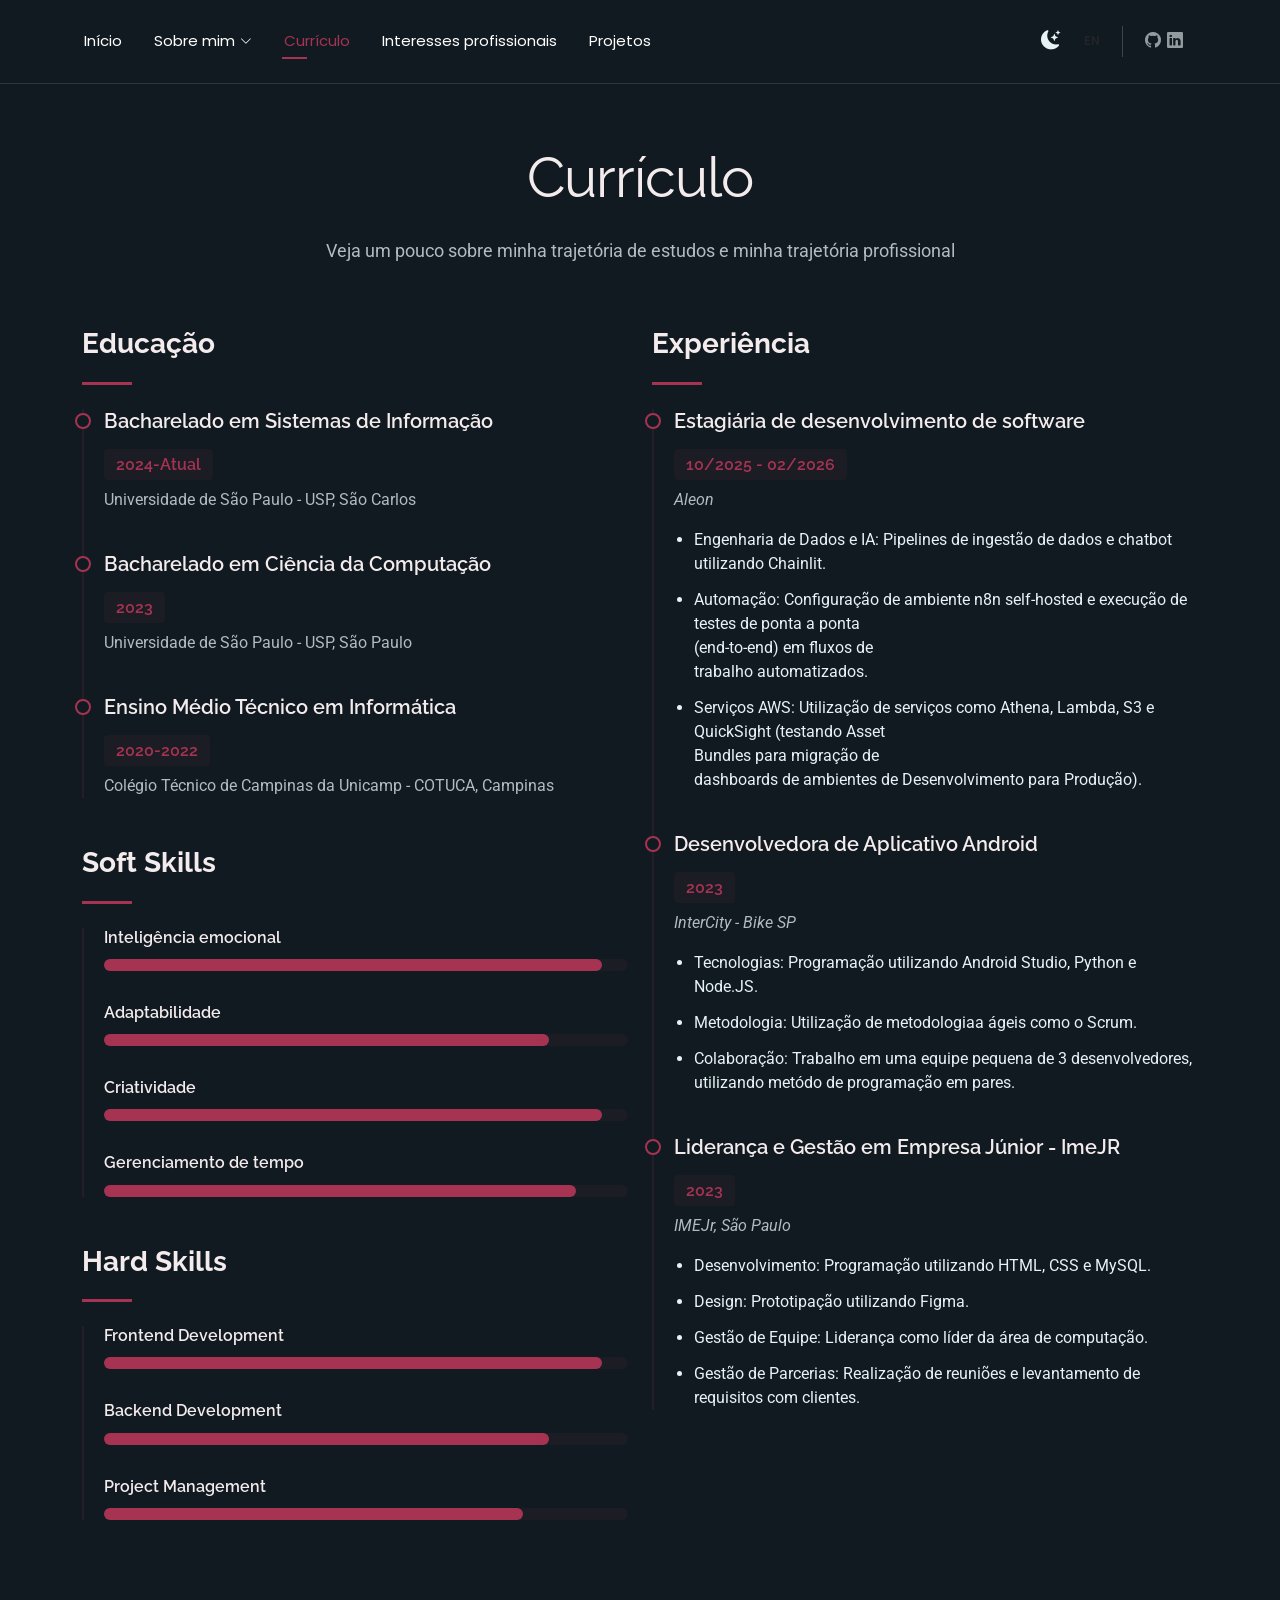
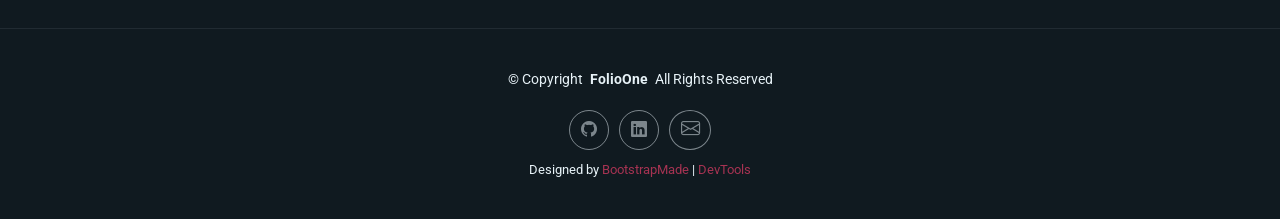
<file: resume.html>
<!DOCTYPE html>
<html lang="en">

<head>
  <meta charset="utf-8">
  <meta content="width=device-width, initial-scale=1.0" name="viewport">
  <title>Resume - FolioOne Bootstrap Template</title>
  <meta name="description" content="">
  <meta name="keywords" content="">

  <!-- Favicons -->
  <link href="assets/img/favicon.png" rel="icon">
  <link href="assets/img/apple-touch-icon.png" rel="apple-touch-icon">

  <!-- Fonts -->
  <link href="https://fonts.googleapis.com" rel="preconnect">
  <link href="https://fonts.gstatic.com" rel="preconnect" crossorigin>
  <link
    href="https://fonts.googleapis.com/css2?family=Roboto:ital,wght@0,100;0,300;0,400;0,500;0,700;0,900;1,100;1,300;1,400;1,500;1,700;1,900&family=Poppins:ital,wght@0,100;0,200;0,300;0,400;0,500;0,600;0,700;0,800;0,900;1,100;1,200;1,300;1,400;1,500;1,600;1,700;1,800;1,900&family=Raleway:ital,wght@0,100;0,200;0,300;0,400;0,500;0,600;0,700;0,800;0,900;1,100;1,200;1,300;1,400;1,500;1,600;1,700;1,800;1,900&display=swap"
    rel="stylesheet">

  <!-- Vendor CSS Files -->
  <link href="assets/vendor/bootstrap/css/bootstrap.min.css" rel="stylesheet">
  <link href="assets/vendor/bootstrap-icons/bootstrap-icons.css" rel="stylesheet">
  <link href="assets/vendor/aos/aos.css" rel="stylesheet">
  <link href="assets/vendor/swiper/swiper-bundle.min.css" rel="stylesheet">
  <link href="assets/vendor/glightbox/css/glightbox.min.css" rel="stylesheet">

  <!-- Main CSS File -->
  <link href="assets/css/main.css" rel="stylesheet">

  <!-- =======================================================
  * Template Name: FolioOne
  * Template URL: https://bootstrapmade.com/folioone-bootstrap-portfolio-website-template/
  * Updated: Aug 23 2025 with Bootstrap v5.3.7
  * Author: BootstrapMade.com
  * License: https://bootstrapmade.com/license/
  ======================================================== -->
</head>

<body class="resume-page">

  <header id="header" class="header d-flex align-items-center light-background sticky-top">
    <div class="container position-relative d-flex align-items-center justify-content-between">

      <nav id="navmenu" class="navmenu">
        <ul>
          <li><a href="index.html" data-pt="Início" data-en="Home">Início</a></li>
          <li class="dropdown">
            <a href="about.html">
              <span data-pt="Sobre mim" data-en="About me">Sobre mim </span>
              <i class="bi bi-chevron-down toggle-dropdown"></i>
            </a>
            <ul>
              <li><a href="about-study.html" data-pt="Trajetória de estudos" data-en="Study trajectory">Trajetória de
                  estudos</a>
              </li>
              <li><a href="extracurricular.html" data-pt="Extracurricular e Certificados"
                  data-en="Extracurricular and Certificates">Extracurricular e Certificações</a></li>
            </ul>
          </li>
          <li><a href="resume.html" class="active" data-pt="Currículo" data-en="Resume">Currículo</a></li>
          <li><a href="services.html" data-pt="Interesses profissionais" data-en="Professional interests">Interesses
              profissionais</a></li>
          <li><a href="portfolio.html" data-pt="Projetos" data-en="Projects">Projetos</a></li>

        </ul>
        <i class="mobile-nav-toggle d-xl-none bi bi-list"></i>
      </nav>

      <div class="d-flex align-items-center">

        <div class="header-controls d-flex align-items-center me-3 border-end pe-3">
          <button id="theme-toggle" class="btn btn-link p-0 me-3" type="button" title="Mudar Tema">
            <i id="theme-icon" class="bi bi-moon-stars-fill"
              style="color: var(--default-color); font-size: 1.2rem;"></i>
          </button>

          <button id="lang-toggle" class="btn btn-sm btn-outline-accent fw-bold"
            style="font-size: 0.75rem; padding: 2px 6px;">
            PT
          </button>
        </div>

        <div class="header-social-links d-flex">
          <a href="https://github.com/Isabela-CP" class="github"><i class="bi bi-github"></i></a>
          <a href="https://www.linkedin.com/in/isabelacpf/" class="linkedin"><i class="bi bi-linkedin"></i></a>
        </div>

      </div>

    </div>
  </header>

  <main class="main">

    <!-- Resume Section -->
    <section id="resume" class="resume section">

      <!-- Section Title -->
      <div class="container section-title" data-aos="fade-up">
        <h2 data-pt="Currículo" data-en="Resume">Currículo</h2>
        <p class="lang-pt">
          Veja um pouco sobre minha trajetória de estudos e minha trajetória profissional
        </p>

        <p class="lang-en">
          Take a look at my academic journey and professional background.
        </p>
      </div><!-- End Section Title -->

      <div class="container" data-aos="fade-up" data-aos-delay="100">

        <div class="row">
          <div class="col-lg-6">

            <!-- Education Section -->
            <div class="resume-item" data-aos="fade-up">
              <h3 class="resume-title" data-pt="Educação" data-en="Education">Educação</h3>

              <div class="resume-content">
                <article class="education-item">
                  <h4 data-pt="Bacharelado em Sistemas de Informação" data-en="Bachelor of Information Systems">
                    Bacharelado em Sistemas de Informação</h4>
                  <h5 data-pt="2024-Atual" data-en="2024-Present">2024-Atual</h5>
                  <p class="institution" data-pt="Universidade de São Paulo - USP, São Carlos"
                    data-en="University of Sao Paulo - USP, Sao Carlos"><em>Universidade de São Paulo - USP, São
                      Carlos</em></p>
                </article>

                <article class="education-item">
                  <h4 data-pt="Bacharelado em Ciência da Computação" data-en="Bachelor of Computer Science">Bacharelado
                    em Ciência da Computação</h4>
                  <h5>2023</h5>
                  <p class="institution" data-pt="Universidade de São Paulo - USP, São Paulo"
                    data-en="University of Sao Paulo - USP, Sao Paulo"><em>Universidade de São Paulo - USP, São
                      Paulo</em></p>
                </article>

                <article class="education-item">
                  <h4 data-pt="Ensino Médio Técnico em Informática" data-en="Technical High School in Computing ">Ensino
                    Médio Técnico em Informática</h4>
                  <h5>2020-2022</h5>
                  <p class="institution" data-pt="Colégio Técnico de Campinas da Unicamp - COTUCA, Campinas"
                    data-en="Technical College of Campinas - COTUCA, Campinas"><em> Colégio Técnico de Campinas da
                      Unicamp - COTUCA, Campinas</em></p>
                </article>
              </div>
            </div><!-- End Education Section -->

            <!-- Professional Skills Section -->
            <div class="resume-item skills-animation" data-aos="fade-up">
              <h3 class="resume-title">Soft Skills</h3>

              <div class="resume-content">
                <div class="skill-item">
                  <h4 data-pt="Inteligência emocional" data-en="Emotional intelligence">Inteligência emocional</h4>
                  <div class="progress">
                    <div class="progress-bar" role="progressbar" aria-valuenow="95" aria-valuemin="0"
                      aria-valuemax="100"></div>
                  </div>
                </div>
                <div class="skill-item">
                  <h4 data-pt="Adaptabilidade" data-en="Adaptability">Adaptabilidade</h4>
                  <div class="progress">
                    <div class="progress-bar" role="progressbar" aria-valuenow="85" aria-valuemin="0"
                      aria-valuemax="100"></div>
                  </div>
                </div>
                <div class="skill-item">
                  <h4 data-pt="Criatividade" data-en="Creativity">Criatividade</h4>
                  <div class="progress">
                    <div class="progress-bar" role="progressbar" aria-valuenow="95" aria-valuemin="0"
                      aria-valuemax="100"></div>
                  </div>
                </div>
                <div class="skill-item">
                  <h4 data-pt="Gerenciamento de tempo" data-en="Time management">Gerenciamento de tempo</h4>
                  <div class="progress">
                    <div class="progress-bar" role="progressbar" aria-valuenow="90" aria-valuemin="0"
                      aria-valuemax="100"></div>
                  </div>
                </div>
              </div>
            </div><!-- End Soft Skills Section -->


            <div class="resume-item skills-animation" data-aos="fade-up">
              <h3 class="resume-title">Hard Skills</h3>

              <div class="resume-content">
                <div class="skill-item">
                  <h4>Frontend Development</h4>
                  <div class="progress">
                    <div class="progress-bar" role="progressbar" aria-valuenow="95" aria-valuemin="0"
                      aria-valuemax="10"></div>
                  </div>
                </div>

                <div class="skill-item">
                  <h4>Backend Development</h4>
                  <div class="progress">
                    <div class="progress-bar" role="progressbar" aria-valuenow="85" aria-valuemin="0"
                      aria-valuemax="100"></div>
                  </div>
                </div>

                <div class="skill-item">
                  <h4>Project Management</h4>
                  <div class="progress">
                    <div class="progress-bar" role="progressbar" aria-valuenow="80" aria-valuemin="0"
                      aria-valuemax="100"></div>
                  </div>
                </div>
              </div>
            </div><!-- End Hard Skills Section -->
          </div>

          <div class="col-lg-6">
            <!-- Experience Section -->
            <div class="resume-item" data-aos="fade-up" data-aos-delay="100">
              <h3 class="resume-title" data-pt="Experiência" data-en="Experience">Experiência</h3>

              <div class="resume-content">
                <article class="experience-item">
                  <h4 data-pt="Estagiária de desenvolvimento de software" data-en="Internship in software development">
                    Estagiária de desenvolvimento de software</h4>
                  <h5>10/2025 - 02/2026</h5>
                  <p class="company"><em>Aleon</em></p>
                  <ul>
                    <li
                      data-pt="Engenharia de Dados e IA: Pipelines de ingestão de dados e chatbot utilizando Chainlit."
                      data-en="Data Engineering & AI: Data ingestion pipelines and chatbot using Chainlit">
                      Engenharia de Dados e IA: Pipelines de ingestão de dados e chatbot utilizando Chainlit.
                    </li>
                    <li data-pt="Automação: Configuração de ambiente n8n self-hosted e execução de testes de ponta a ponta
                      (end-to-end) em fluxos de
                      trabalho automatizados." data-en="Automation: Configured a self-hosted n8n environment and performed end-to-end
testing of automation workflows">
                      Automação: Configuração de ambiente n8n self-hosted e execução de testes de ponta a ponta
                      (end-to-end) em fluxos de
                      trabalho automatizados.</li>
                    <li data-pt="Serviços AWS: Utilização de serviços como Athena, Lambda, S3 e QuickSight (testando Asset
                      Bundles para migração de
                      dashboards de ambientes de Desenvolvimento para Produção)." data-en="AWS services: Usage of services such as Athena, Lambda, S3 and QuickSight(testing
Asset Bundles for migration of dashboards from Dev to Prod environments)">Serviços AWS: Utilização
                      de serviços como Athena, Lambda, S3 e QuickSight (testando Asset
                      Bundles para migração de
                      dashboards de ambientes de Desenvolvimento para Produção).</li>
                  </ul>
                </article>

                <article class="experience-item">
                  <h4 data-pt="Desenvolvedora de Aplicativo Android" data-en="Android App Developer">Desenvolvedora de
                    Aplicativo Android</h4>
                  <h5>2023
                  </h5>
                  <p class="company"><em>InterCity - Bike SP</em></p>
                  <ul>
                    <li data-pt="Tecnologias: Programação utilizando Android Studio, Python e Node.JS."
                      data-en="Technologies: Programming using Android Studio, Python and Node.JS">Tecnologias:
                      Programação utilizando Android Studio, Python e Node.JS.</li>
                    <li data-pt="Metodologia: Utilização de metodologiaa ágeis como o Scrum."
                      data-en="Methodology: Utilization of agile methodologies such as Scrum.">Metodologia: Utilização
                      dw metodologiaa ágeis como o Scrum.</li>
                    <li
                      data-pt="Colaboração: Trabalho em uma equipe pequena de 3 desenvolvedores, utilizando metódo de programação em pares."
                      data-en="Collaboration: Work in a small team of 3 developers, using pair programming method">
                      Colaboração: Trabalho em uma equipe pequena de 3 desenvolvedores, utilizando metódo de
                      programação em pares.
                    </li>
                  </ul>
                </article>

                <article class="experience-item">
                  <h4 data-pt="Liderança e Gestão em Empresa Júnior - ImeJR"
                    data-en="Junior Company Leadership and Management - ImeJR">Liderança e Gestão em Empresa Júnior -
                    ImeJR</h4>
                  <h5>2023</h5>
                  <p class="company"><em>IMEJr, São Paulo</em></p>
                  <ul>
                    <li data-pt="Desenvolvimento: Programação utilizando HTML, CSS e MySQL."
                      data-en="Development: Programming using HTML, CSS and MySQL.">Desenvolvimento: Programação
                      utilizando HTML, CSS e MySQL.</li>
                    <li data-pt="Design: Prototipação utilizando Figma." data-en="Design: Figma Prototyping.">Design:
                      Prototipação utilizando Figma.</li>
                    <li data-pt="Gestão de Equipe: Liderança como líder da área de computação."
                      data-en="Team Management: Leadership as a leader in the computing area.">Gestão de Equipe: Atuação
                      como líder da área de computação.</li>
                    <li data-pt="Gestão de Parcerias: Realização de reuniões e levantamento de requisitos com clientes."
                      data-en="Partnership Management: Realization of meetings and requirement gathering with clients.">
                      Gestão de Parcerias: Realização de reuniões e levantamento de requisitos com clientes.</li>
                  </ul>
                </article>
              </div>
            </div><!-- End Experience Section -->
          </div>
        </div>

      </div>

    </section><!-- /Resume Section -->

  </main>

  <footer id="footer" class="footer">

    <div class="container">
      <div class="copyright text-center ">
        <p>© <span>Copyright</span> <strong class="px-1 sitename">FolioOne</strong> <span>All Rights Reserved<br></span>
        </p>
      </div>
      <div class="social-links d-flex justify-content-center">
        <a href="https://github.com/Isabela-CP" class="github"><i class="bi bi-github"></i></a>
        <a href="https://www.linkedin.com/in/isabelacpf/" class="linkedin"><i class="bi bi-linkedin"></i></a>
        <a href="mailto:isabela.clementino.pon@usp.br" class="email-link"><i class="bi bi-envelope"></i></a>
      </div>
      <div class="credits">
        <!-- All the links in the footer should remain intact. -->
        <!-- You can delete the links only if you've purchased the pro version. -->
        <!-- Licensing information: https://bootstrapmade.com/license/ -->
        <!-- Purchase the pro version with working PHP/AJAX contact form: [buy-url] -->
        Designed by <a href="https://bootstrapmade.com/">BootstrapMade</a> | <a
          href="https://bootstrapmade.com/tools/">DevTools</a>
      </div>
    </div>

  </footer>

  <!-- Scroll Top -->
  <a href="#" id="scroll-top" class="scroll-top d-flex align-items-center justify-content-center"><i
      class="bi bi-arrow-up-short"></i></a>

  <!-- Preloader -->
  <div id="preloader"></div>

  <!-- Vendor JS Files -->
  <script src="assets/vendor/bootstrap/js/bootstrap.bundle.min.js"></script>
  <script src="assets/vendor/php-email-form/validate.js"></script>
  <script src="assets/vendor/aos/aos.js"></script>
  <script src="assets/vendor/typed.js/typed.umd.js"></script>
  <script src="assets/vendor/waypoints/noframework.waypoints.js"></script>
  <script src="assets/vendor/purecounter/purecounter_vanilla.js"></script>
  <script src="assets/vendor/swiper/swiper-bundle.min.js"></script>
  <script src="assets/vendor/imagesloaded/imagesloaded.pkgd.min.js"></script>
  <script src="assets/vendor/isotope-layout/isotope.pkgd.min.js"></script>
  <script src="assets/vendor/glightbox/js/glightbox.min.js"></script>

  <!-- Main JS File -->
  <script src="assets/js/main.js"></script>
  <script src="assets/js/theme.js"></script>
  <script src="assets/js/lang.js"></script>

</body>

</html>
</file>
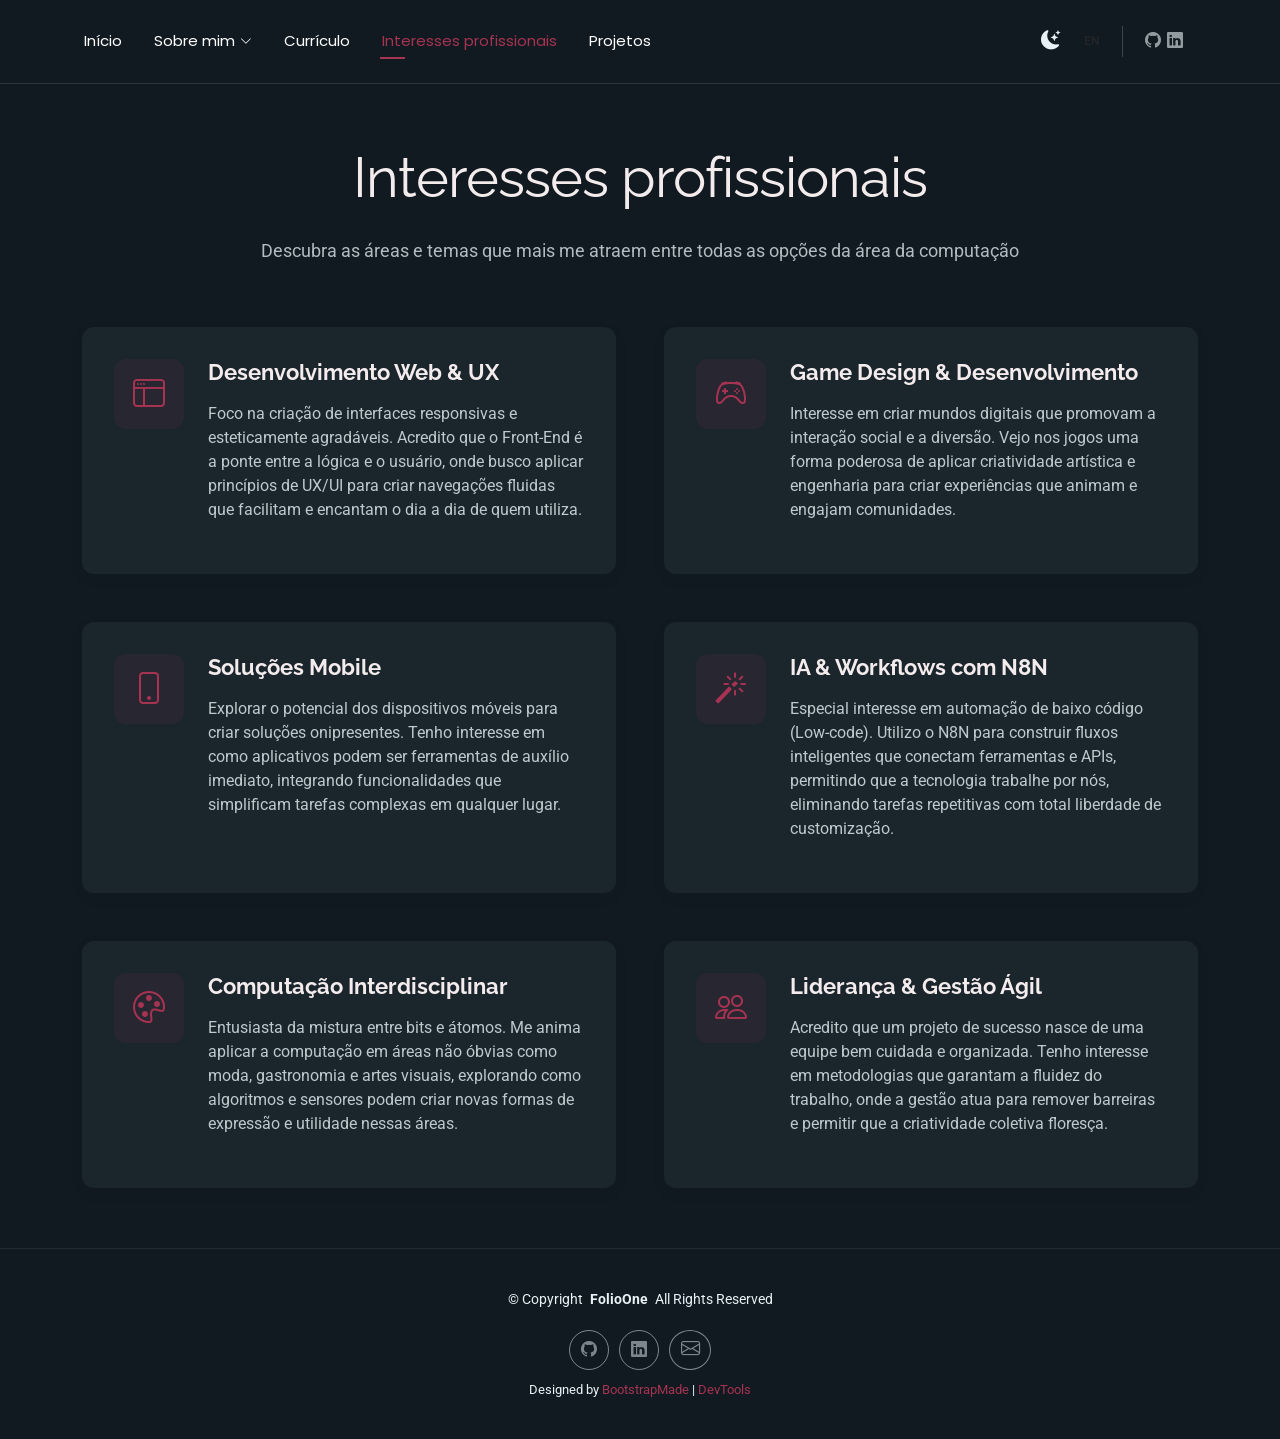
<file: services.html>
<!DOCTYPE html>
<html lang="en">

<head>
  <meta charset="utf-8">
  <meta content="width=device-width, initial-scale=1.0" name="viewport">
  <title>Services - FolioOne Bootstrap Template</title>
  <meta name="description" content="">
  <meta name="keywords" content="">

  <!-- Favicons -->
  <link href="assets/img/favicon.png" rel="icon">
  <link href="assets/img/apple-touch-icon.png" rel="apple-touch-icon">

  <!-- Fonts -->
  <link href="https://fonts.googleapis.com" rel="preconnect">
  <link href="https://fonts.gstatic.com" rel="preconnect" crossorigin>
  <link
    href="https://fonts.googleapis.com/css2?family=Roboto:ital,wght@0,100;0,300;0,400;0,500;0,700;0,900;1,100;1,300;1,400;1,500;1,700;1,900&family=Poppins:ital,wght@0,100;0,200;0,300;0,400;0,500;0,600;0,700;0,800;0,900;1,100;1,200;1,300;1,400;1,500;1,600;1,700;1,800;1,900&family=Raleway:ital,wght@0,100;0,200;0,300;0,400;0,500;0,600;0,700;0,800;0,900;1,100;1,200;1,300;1,400;1,500;1,600;1,700;1,800;1,900&display=swap"
    rel="stylesheet">

  <!-- Vendor CSS Files -->
  <link href="assets/vendor/bootstrap/css/bootstrap.min.css" rel="stylesheet">
  <link href="assets/vendor/bootstrap-icons/bootstrap-icons.css" rel="stylesheet">
  <link href="assets/vendor/aos/aos.css" rel="stylesheet">
  <link href="assets/vendor/swiper/swiper-bundle.min.css" rel="stylesheet">
  <link href="assets/vendor/glightbox/css/glightbox.min.css" rel="stylesheet">

  <!-- Main CSS File -->
  <link href="assets/css/main.css" rel="stylesheet">

  <!-- =======================================================
  * Template Name: FolioOne
  * Template URL: https://bootstrapmade.com/folioone-bootstrap-portfolio-website-template/
  * Updated: Aug 23 2025 with Bootstrap v5.3.7
  * Author: BootstrapMade.com
  * License: https://bootstrapmade.com/license/
  ======================================================== -->
</head>

<body class="services-page">

  <header id="header" class="header d-flex align-items-center light-background sticky-top">
    <div class="container position-relative d-flex align-items-center justify-content-between">

      <nav id="navmenu" class="navmenu">
        <ul>
          <li><a href="index.html" data-pt="Início" data-en="Home">Início</a></li>
          <li class="dropdown">
            <a href="about.html">
              <span data-pt="Sobre mim" data-en="About me">Sobre mim </span>
              <i class="bi bi-chevron-down toggle-dropdown"></i>
            </a>
            <ul>
              <li><a href="about-study.html" data-pt="Trajetória de estudos" data-en="Study trajectory">Trajetória de
                  estudos</a>
              </li>
              <li><a href="extracurricular.html" data-pt="Extracurricular e Certificados"
                  data-en="Extracurricular and Certificates">Extracurricular e Certificações</a></li>
            </ul>
          </li>
          <li><a href="resume.html" data-pt="Currículo" data-en="Resume">Currículo</a></li>
          <li><a href="services.html" class="active" data-pt="Interesses profissionais"
              data-en="Professional interests">Interesses
              profissionais</a></li>
          <li><a href="portfolio.html" data-pt="Projetos" data-en="Projects">Projetos</a></li>

        </ul>
        <i class="mobile-nav-toggle d-xl-none bi bi-list"></i>
      </nav>

      <div class="d-flex align-items-center">

        <div class="header-controls d-flex align-items-center me-3 border-end pe-3">
          <button id="theme-toggle" class="btn btn-link p-0 me-3" type="button" title="Mudar Tema">
            <i id="theme-icon" class="bi bi-moon-stars-fill"
              style="color: var(--default-color); font-size: 1.2rem;"></i>
          </button>

          <button id="lang-toggle" class="btn btn-sm btn-outline-accent fw-bold"
            style="font-size: 0.75rem; padding: 2px 6px;">
            PT
          </button>
        </div>

        <div class="header-social-links d-flex">
          <a href="https://github.com/Isabela-CP" class="github"><i class="bi bi-github"></i></a>
          <a href="https://www.linkedin.com/in/isabelacpf/" class="linkedin"><i class="bi bi-linkedin"></i></a>
        </div>

      </div>

    </div>
  </header>




  <main class="main">

    <!-- Services Section -->
    <section id="services" class="services section">

      <!-- Section Title -->
      <div class="container section-title" data-aos="fade-up">
        <h2 data-pt="Interesses profissionais" data-en="Professional interests">Interesses profissionais</h2>
        <p data-pt="Descubra as áreas e temas que mais me atraem entre todas as opções da área da computação"
          data-en="Discover areas and topics that attract me between all fields in the computer area"> Descubra as áreas
          e temas que mais me atraem entre todas as opções da área da computação</p>
      </div><!-- End Section Title -->

      <div class="container" data-aos="fade-up" data-aos-delay="100">

        <div class="row justify-content-center g-5">

          <div class="col-md-6" data-aos="fade-right" data-aos-delay="100">
            <div class="service-item">
              <div class="service-icon"><i class="bi bi-window-sidebar"></i></div>
              <div class="service-content">
                <h3 data-pt="Desenvolvimento Web & UX" data-en="Web Development & UX">Desenvolvimento Web & UX</h3>
                <p class="lang-pt">
                  Foco na criação de interfaces responsivas e esteticamente agradáveis. Acredito que o Front-End é a
                  ponte entre
                  a lógica e o usuário, onde busco aplicar princípios de UX/UI para criar navegações fluidas que
                  facilitam e
                  encantam o dia a dia de quem utiliza.
                </p>

                <p class="lang-en">
                  Focus on creating responsive and aesthetically pleasing interfaces. I believe Front-End is the bridge
                  between logic and
                  the user, where I apply UI/UX principles to build seamless navigation that simplifies and delights the
                  user's daily
                  experience.
                </p>
              </div>
            </div>
          </div>

          <div class="col-md-6" data-aos="fade-left" data-aos-delay="100">
            <div class="service-item">
              <div class="service-icon"><i class="bi bi-controller"></i></div>
              <div class="service-content">
                <h3 data-pt="Game Design & Desenvolvimento" data-en="Game Design & Development">Game Design &
                  Desenvolvimento</h3>
                <p class="lang-pt">
                  Interesse em criar mundos digitais que promovam a interação social e a diversão. Vejo nos jogos uma
                  forma
                  poderosa de aplicar criatividade artística e engenharia para criar experiências que animam e engajam
                  comunidades.
                </p>

                <p class="lang-en">
                  Driven by the creation of digital worlds that promote social connection and entertainment. I think of
                  game development as a
                  perfect balance between art and engineering, designed to create immersive experiences that energize
                  and bring
                  communities together.
                </p>
              </div>
            </div>
          </div>

          <div class="col-md-6" data-aos="fade-right" data-aos-delay="200">
            <div class="service-item">
              <div class="service-icon"><i class="bi bi-phone"></i></div>
              <div class="service-content">
                <h3 data-pt="Soluções Mobile" data-en="Mobile Solutions">Soluções Mobile</h3>
                <p class="lang-pt">
                  Explorar o potencial dos dispositivos móveis para criar soluções onipresentes. Tenho interesse em
                  como
                  aplicativos podem ser ferramentas de auxílio imediato, integrando funcionalidades que simplificam
                  tarefas
                  complexas em qualquer lugar.
                </p>

                <p class="lang-en">
                  Exploring the potential of mobile devices to create ubiquitous solutions. I am interested in how apps
                  can serve as
                  immediate support tools, integrating features that simplify complex tasks anywhere, at any time.
                </p>
              </div>
            </div>
          </div>

          <div class="col-md-6" data-aos="fade-left" data-aos-delay="200">
            <div class="service-item">
              <div class="service-icon"><i class="bi bi-magic"></i></div>
              <div class="service-content">
                <h3 data-pt="IA & Workflows com N8N" data-en="IA & Workflows with N8N">IA & Workflows com N8N</h3>
                <p class="lang-pt">
                  Especial interesse em automação de baixo código (Low-code). Utilizo o N8N para construir fluxos
                  inteligentes
                  que conectam ferramentas e APIs, permitindo que a tecnologia trabalhe por nós, eliminando tarefas
                  repetitivas
                  com total liberdade de customização.
                </p>

                <p class="lang-en">
                  I have a special interest in Low-code automation, utilizing n8n to build intelligent workflows that
                  connect tools and
                  APIs. My goal is to make technology work for us by eliminating repetitive tasks through fully
                  customizable automation.
                </p>
              </div>
            </div>
          </div>


          <div class="col-md-6" data-aos="fade-right" data-aos-delay="300">
            <div class="service-item">
              <div class="service-icon"><i class="bi bi-palette"></i></div>
              <div class="service-content">
                <h3 data-pt="Computação Interdisciplinar" data-en="Interdisciplinary Computing">Computação
                  Interdisciplinar</h3>
                <p class="lang-pt">
                  Entusiasta da mistura entre bits e átomos. Me anima aplicar a computação em áreas não óbvias como
                  moda,
                  gastronomia e artes visuais, explorando como algoritmos e sensores podem criar novas formas de
                  expressão e
                  utilidade nessas áreas.
                </p>

                <p class="lang-en">
                  I am an enthusiast of the intersection between bits and atoms. I find it thrilling to apply computing
                  to unconventional
                  fields such as fashion, gastronomy, and visual arts, exploring how algorithms and sensors can unlock
                  new forms of
                  expression and utility.
                </p>
              </div>
            </div>
          </div>

          <div class="col-md-6" data-aos="fade-left" data-aos-delay="300">
            <div class="service-item">
              <div class="service-icon"><i class="bi bi-people"></i></div>
              <div class="service-content">
                <h3 data-pt="Liderança & Gestão Ágil" data-en="Leadership & Agile Management">Liderança & Gestão Ágil
                </h3>
                <p class="lang-pt">
                  Acredito que um projeto de sucesso nasce de uma equipe bem cuidada e organizada. Tenho interesse em
                  metodologias que garantam a fluidez do trabalho, onde a gestão atua para remover barreiras e permitir
                  que a
                  criatividade coletiva floresça.
                </p>
                <p class="lang-en">
                  I believe that a successful project stems from a well-supported and organized team. I am deeply
                  interested in
                  methodologies that ensure a smooth workflow, where management acts to remove barriers and allow
                  collective creativity to
                  flourish.
                </p>
              </div>
            </div>
          </div>
        </div>

      </div>

    </section><!-- /Services Section -->

  </main>

  <footer id="footer" class="footer">

    <div class="container">
      <div class="copyright text-center ">
        <p>© <span>Copyright</span> <strong class="px-1 sitename">FolioOne</strong> <span>All Rights Reserved<br></span>
        </p>
      </div>
      <div class="social-links d-flex justify-content-center">
        <a href="https://github.com/Isabela-CP" class="github"><i class="bi bi-github"></i></a>
        <a href="https://www.linkedin.com/in/isabelacpf/" class="linkedin"><i class="bi bi-linkedin"></i></a>
        <a href="mailto:isabela.clementino.pon@usp.br" class="email-link"><i class="bi bi-envelope"></i></a>
      </div>
      <div class="credits">
        <!-- All the links in the footer should remain intact. -->
        <!-- You can delete the links only if you've purchased the pro version. -->
        <!-- Licensing information: https://bootstrapmade.com/license/ -->
        <!-- Purchase the pro version with working PHP/AJAX contact form: [buy-url] -->
        Designed by <a href="https://bootstrapmade.com/">BootstrapMade</a> | <a
          href="https://bootstrapmade.com/tools/">DevTools</a>
      </div>
    </div>

  </footer>

  <!-- Scroll Top -->
  <a href="#" id="scroll-top" class="scroll-top d-flex align-items-center justify-content-center"><i
      class="bi bi-arrow-up-short"></i></a>

  <!-- Preloader -->
  <div id="preloader"></div>

  <!-- Vendor JS Files -->
  <script src="assets/vendor/bootstrap/js/bootstrap.bundle.min.js"></script>
  <script src="assets/vendor/php-email-form/validate.js"></script>
  <script src="assets/vendor/aos/aos.js"></script>
  <script src="assets/vendor/typed.js/typed.umd.js"></script>
  <script src="assets/vendor/waypoints/noframework.waypoints.js"></script>
  <script src="assets/vendor/purecounter/purecounter_vanilla.js"></script>
  <script src="assets/vendor/swiper/swiper-bundle.min.js"></script>
  <script src="assets/vendor/imagesloaded/imagesloaded.pkgd.min.js"></script>
  <script src="assets/vendor/isotope-layout/isotope.pkgd.min.js"></script>
  <script src="assets/vendor/glightbox/js/glightbox.min.js"></script>

  <!-- Main JS File -->
  <script src="assets/js/main.js"></script>
  <script src="assets/js/theme.js"></script>
  <script src="assets/js/lang.js"></script>

</body>

</html>
</file>
<file: assets/css/main.css>
/* Fonts */
:root {
  --default-font: "Roboto", system-ui, -apple-system, "Segoe UI", Roboto, "Helvetica Neue", Arial, "Noto Sans", "Liberation Sans", sans-serif, "Apple Color Emoji", "Segoe UI Emoji", "Segoe UI Symbol", "Noto Color Emoji";
  --heading-font: "Raleway", sans-serif;
  --nav-font: "Poppins", sans-serif;
  --nav-hover-color: #A63352;
  --nav-dropdown-hover-color: #A63352;
}

/* MODO DARK (Seu padrão atual - coloque suas cores aqui) */
:root,
[data-bs-theme="dark"] {
  --background-color: #101a20;
  --default-color: #e7f2f7;
  --heading-color: #f4ebed;
  --accent-color: #A63352;
  --surface-color: #1a252c;
  /* Cor para o fundo dos cards */
  --quote-color: #F2AF88;
  --border-color: #1a252c;
  --contrast-color: #ffffff;
  --nav-color: #ffffff;
  --nav-dropdown-color: #e7f2f7;
  --nav-mobile-background-color: #213642;
  --nav-dropdown-background-color: #051117;
}

/* MODO LIGHT (A versão clara que você vai criar) */
[data-bs-theme="light"] {
  --background-color: #feeaea;
  /* Fundo clarinho */
  --default-color: #212529;
  /* Texto escuro */
  --heading-color: #101a20;
  /* Títulos bem escuros */
  --accent-color: #A63352;
  /* O rosa continua o mesmo! */
  --surface-color: #fdf0f0;
  /* Cards brancos */
  --quote-color: #A63352;
  --border-color: #A63352;
  --contrast-color: #101a20;
  --nav-color: #040000;
  --nav-dropdown-color: #000000;
  --nav-mobile-background-color: #fdf0f0;
  --nav-dropdown-background-color: #feeaea;
}


/* Smooth scroll */
:root {
  scroll-behavior: smooth;
}

/*--------------------------------------------------------------
# General Styling & Shared Classes
--------------------------------------------------------------*/
body {
  color: var(--default-color);
  background-color: var(--background-color);
  font-family: var(--default-font);
  transition: background-color 0.3s ease, color 0.3s ease;
}

a {
  color: var(--accent-color);
  text-decoration: none;
  transition: 0.3s;
}

a:hover {
  color: color-mix(in srgb, var(--accent-color), transparent 25%);
  text-decoration: none;
}

h1,
h2,
h3,
h4,
h5,
h6 {
  color: var(--heading-color);
  font-family: var(--heading-font);
}

/* PHP Email Form Messages
------------------------------*/
.php-email-form .error-message {
  display: none;
  background: #df1529;
  color: #ffffff;
  text-align: left;
  padding: 15px;
  margin-bottom: 24px;
  font-weight: 600;
}

.php-email-form .sent-message {
  display: none;
  color: #ffffff;
  background: #059652;
  text-align: center;
  padding: 15px;
  margin-bottom: 24px;
  font-weight: 600;
}

.php-email-form .loading {
  display: none;
  background: var(--surface-color);
  text-align: center;
  padding: 15px;
  margin-bottom: 24px;
}

.php-email-form .loading:before {
  content: "";
  display: inline-block;
  border-radius: 50%;
  width: 24px;
  height: 24px;
  margin: 0 10px -6px 0;
  border: 3px solid var(--accent-color);
  border-top-color: var(--surface-color);
  animation: php-email-form-loading 1s linear infinite;
}

@keyframes php-email-form-loading {
  0% {
    transform: rotate(0deg);
  }

  100% {
    transform: rotate(360deg);
  }
}

/*--------------------------------------------------------------
# Global Header
--------------------------------------------------------------*/
.header {
  color: var(--default-color);
  background-color: var(--background-color);
  padding: 15px 0;
  transition: all 0.5s;
  position: sticky;
  top: 0;
  z-index: 999;
  border-bottom: 1px solid color-mix(in srgb, var(--default-color), transparent 87%);
}

.header-controls {
  border-color: color-mix(in srgb, var(--default-color), transparent 80%) !important;
}

.header .logo {
  line-height: 1;
}

.header .logo img {
  max-height: 36px;
  margin-right: 8px;
}

.header .logo h1 {
  font-size: 32px;
  margin: 0;
  font-weight: 400;
  color: var(--heading-color);
}

.header .header-social-links {
  padding-right: 15px;
}

.header .header-social-links a {
  color: color-mix(in srgb, var(--default-color), transparent 40%);
  padding-left: 6px;
  display: inline-block;
  transition: 0.3s;
  font-size: 16px;
}

.header .header-social-links a:hover {
  color: var(--default-color);
}

.header .header-social-links a i {
  line-height: 0px;
}

@media (max-width: 1200px) {
  .header .logo {
    order: 1;
  }

  .header .header-social-links {
    order: 2;
  }

  .header .navmenu {
    order: 3;
  }
}


/*--------------------------------------------------------------
# Navigation Menu
--------------------------------------------------------------*/
/* Desktop Navigation */
@media (min-width: 1200px) {
  .navmenu {
    padding: 0;
  }

  .navmenu ul {
    margin: 0;
    padding: 0;
    display: flex;
    list-style: none;
    align-items: center;
  }

  .navmenu li {
    position: relative;
  }

  .navmenu>ul>li {
    white-space: nowrap;
    padding: 15px 28px 15px 0;
  }

  .navmenu>ul>li:last-child {
    padding-right: 0;
  }

  .navmenu a,
  .navmenu a:focus {
    color: var(--nav-color);
    font-size: 15px;
    padding: 0 2px;
    font-family: var(--nav-font);
    font-weight: 400;
    display: flex;
    align-items: center;
    justify-content: space-between;
    white-space: nowrap;
    transition: 0.3s;
    position: relative;
  }

  .navmenu a i,
  .navmenu a:focus i {
    font-size: 12px;
    line-height: 0;
    margin-left: 5px;
    transition: 0.3s;
  }

  .navmenu>ul>li>a:before {
    content: "";
    position: absolute;
    height: 2px;
    bottom: -6px;
    left: 0;
    background-color: var(--nav-hover-color);
    visibility: hidden;
    width: 0px;
    transition: all 0.3s ease-in-out 0s;
  }

  .navmenu a:hover:before,
  .navmenu li:hover>a:before,
  .navmenu .active:before {
    visibility: visible;
    width: 25px;
  }

  .navmenu li:hover>a,
  .navmenu .active,
  .navmenu .active:focus {
    color: var(--nav-hover-color);
  }

  .navmenu .dropdown ul {
    margin: 0;
    padding: 10px 0;
    background: var(--nav-dropdown-background-color);
    display: block;
    position: absolute;
    visibility: hidden;
    left: -5px;
    top: 130%;
    opacity: 0;
    transition: 0.3s;
    border-radius: 4px;
    z-index: 99;
    box-shadow: 0px 0px 30px rgba(0, 0, 0, 0.1);
  }

  .navmenu .dropdown ul li {
    min-width: 200px;
  }

  .navmenu .dropdown ul a {
    padding: 10px 20px;
    font-size: 15px;
    text-transform: none;
    color: var(--nav-dropdown-color);
  }

  .navmenu .dropdown ul a i {
    font-size: 12px;
  }

  .navmenu .dropdown ul a:hover,
  .navmenu .dropdown ul .active:hover,
  .navmenu .dropdown ul li:hover>a {
    color: var(--nav-dropdown-hover-color);
  }

  .navmenu .dropdown:hover>ul {
    opacity: 1;
    top: 100%;
    visibility: visible;
  }

  .navmenu .dropdown .dropdown ul {
    top: 0;
    left: -90%;
    visibility: hidden;
  }

  .navmenu .dropdown .dropdown:hover>ul {
    opacity: 1;
    top: 0;
    left: -100%;
    visibility: visible;
  }
}

/* Mobile Navigation */
@media (max-width: 1199px) {
  .mobile-nav-toggle {
    color: var(--nav-color);
    font-size: 28px;
    line-height: 0;
    margin-right: 10px;
    cursor: pointer;
    transition: color 0.3s;
  }

  .navmenu {
    padding: 0;
    z-index: 9997;
  }

  .navmenu ul {
    display: none;
    list-style: none;
    position: absolute;
    inset: 60px 20px 20px 20px;
    padding: 10px 0;
    margin: 0;
    border-radius: 6px;
    background-color: var(--nav-mobile-background-color);
    border: 1px solid color-mix(in srgb, var(--default-color), transparent 90%);
    box-shadow: none;
    overflow-y: auto;
    transition: 0.3s;
    z-index: 9998;
  }

  .navmenu a,
  .navmenu a:focus {
    color: var(--nav-dropdown-color);
    padding: 10px 20px;
    font-family: var(--nav-font);
    font-size: 17px;
    font-weight: 500;
    display: flex;
    align-items: center;
    justify-content: space-between;
    white-space: nowrap;
    transition: 0.3s;
  }

  .navmenu a i,
  .navmenu a:focus i {
    font-size: 12px;
    line-height: 0;
    margin-left: 5px;
    width: 30px;
    height: 30px;
    display: flex;
    align-items: center;
    justify-content: center;
    border-radius: 50%;
    transition: 0.3s;
    background-color: color-mix(in srgb, var(--accent-color), transparent 90%);
  }

  .navmenu a i:hover,
  .navmenu a:focus i:hover {
    background-color: var(--accent-color);
    color: var(--contrast-color);
  }

  .navmenu a:hover,
  .navmenu .active,
  .navmenu .active:focus {
    color: var(--nav-dropdown-hover-color);
  }

  .navmenu .active i,
  .navmenu .active:focus i {
    background-color: var(--accent-color);
    color: var(--contrast-color);
  }

  .navmenu .dropdown:has(ul.dropdown-active)>a i {
    transform: rotate(180deg);
    transition: 0.3s;
  }

  .navmenu .dropdown ul {
    position: static;
    display: none;
    z-index: 99;
    padding: 10px 0;
    margin: 10px 20px;
    background-color: var(--nav-dropdown-background-color);
    transition: all 0.5s ease-in-out;
  }

  .navmenu .dropdown ul ul {
    background-color: rgba(33, 37, 41, 0.1);
  }

  .navmenu .dropdown>.dropdown-active {
    display: block;
    background-color: rgba(33, 37, 41, 0.03);
  }

  .mobile-nav-active {
    overflow: hidden;
  }

  .mobile-nav-active .mobile-nav-toggle {
    color: #fff;
    position: absolute;
    font-size: 32px;
    top: 15px;
    right: 15px;
    margin-right: 0;
    z-index: 9999;
  }

  .mobile-nav-active .navmenu {
    position: fixed;
    overflow: hidden;
    inset: 0;
    background: rgba(33, 37, 41, 0.8);
    transition: 0.3s;
  }

  .mobile-nav-active .navmenu>ul {
    display: block;
  }
}

/*--------------------------------------------------------------
# Global Footer
--------------------------------------------------------------*/
.footer {
  color: var(--default-color);
  background-color: var(--background-color);
  font-size: 14px;
  padding: 40px 0;
  position: relative;
  border-top: 1px solid color-mix(in srgb, var(--default-color), transparent 92%);
}

.footer .copyright p {
  margin-bottom: 0;
}

.footer .social-links {
  margin-top: 20px;
}

.footer .social-links a {
  display: flex;
  align-items: center;
  justify-content: center;
  width: 40px;
  height: 40px;
  border-radius: 50%;
  border: 1px solid color-mix(in srgb, var(--default-color), transparent 50%);
  font-size: 16px;
  color: color-mix(in srgb, var(--default-color), transparent 50%);
  margin: 0 5px;
  transition: 0.3s;
}

.footer .social-links a:hover {
  color: var(--accent-color);
  border-color: var(--accent-color);
}

.footer .credits {
  margin-top: 10px;
  font-size: 13px;
  text-align: center;
}

/*--------------------------------------------------------------
# Preloader
--------------------------------------------------------------*/
#preloader {
  position: fixed;
  inset: 0;
  z-index: 9999;
  overflow: hidden;
  background-color: var(--background-color);
  transition: all 0.6s ease-out;
  width: 100%;
  height: 100vh;
}

#preloader:before,
#preloader:after {
  content: "";
  position: absolute;
  border: 4px solid var(--accent-color);
  border-radius: 50%;
  animation: animate-preloader 2s cubic-bezier(0, 0.2, 0.8, 1) infinite;
}

#preloader:after {
  animation-delay: -0.5s;
}

@keyframes animate-preloader {
  0% {
    width: 10px;
    height: 10px;
    top: calc(50% - 5px);
    left: calc(50% - 5px);
    opacity: 1;
  }

  100% {
    width: 72px;
    height: 72px;
    top: calc(50% - 36px);
    left: calc(50% - 36px);
    opacity: 0;
  }
}

/*--------------------------------------------------------------
# Scroll Top Button
--------------------------------------------------------------*/
.scroll-top {
  position: fixed;
  visibility: hidden;
  opacity: 0;
  right: 15px;
  bottom: -15px;
  z-index: 99999;
  background-color: var(--accent-color);
  width: 44px;
  height: 44px;
  border-radius: 50px;
  transition: all 0.4s;
}

.scroll-top i {
  font-size: 24px;
  color: var(--contrast-color);
  line-height: 0;
}

.scroll-top:hover {
  background-color: color-mix(in srgb, var(--accent-color), transparent 20%);
  color: var(--contrast-color);
}

.scroll-top.active {
  visibility: visible;
  opacity: 1;
  bottom: 15px;
}

/*--------------------------------------------------------------
# Disable aos animation delay on mobile devices
--------------------------------------------------------------*/
@media screen and (max-width: 768px) {
  [data-aos-delay] {
    transition-delay: 0 !important;
  }
}

/*--------------------------------------------------------------
# Global Page Titles & Breadcrumbs
--------------------------------------------------------------*/
.page-title {
  color: var(--default-color);
  background-color: var(--background-color);
  position: relative;
}

.page-title .heading {
  padding: 80px 0;
  border-top: 1px solid color-mix(in srgb, var(--default-color), transparent 90%);
}

.page-title .heading h1 {
  font-size: 38px;
  font-weight: 700;
}

.page-title nav {
  background-color: color-mix(in srgb, var(--default-color), transparent 96%);
  padding: 20px 0;
}

.page-title nav ol {
  display: flex;
  flex-wrap: wrap;
  list-style: none;
  padding: 0;
  margin: 0;
  font-size: 16px;
  font-weight: 400;
}

.page-title nav ol li+li {
  padding-left: 10px;
}

.page-title nav ol li+li::before {
  content: "/";
  display: inline-block;
  padding-right: 10px;
  color: color-mix(in srgb, var(--default-color), transparent 70%);
}

/*--------------------------------------------------------------
# Global Sections
--------------------------------------------------------------*/
section,
.section {
  color: var(--default-color);
  background-color: var(--background-color);
  padding: 60px 0;
  scroll-margin-top: 100px;
  overflow: clip;
}

@media (max-width: 1199px) {

  section,
  .section {
    scroll-margin-top: 66px;
  }
}

/*--------------------------------------------------------------
# Global Section Titles
--------------------------------------------------------------*/
.section-title {
  text-align: center;
  padding-bottom: 60px;
  position: relative;
}

.section-title h2 {
  font-size: 3.5rem;
  font-weight: 400;
  line-height: 1.2;
  color: var(--heading-color);
  margin-bottom: 1.5rem;
  letter-spacing: -1px;
}

@media (max-width: 768px) {
  .section-title h2 {
    font-size: 2.5rem;
  }
}

.section-title p {
  font-size: 1.125rem;
  line-height: 1.8;
  color: color-mix(in srgb, var(--default-color), transparent 25%);
  max-width: 900px;
  margin: 0 auto;
  text-wrap: balance;
}

/*--------------------------------------------------------------
# Hero Section
--------------------------------------------------------------*/
.hero {
  margin-top: 0;
  padding: 80px 0;
  min-height: 100vh;
  display: flex;
  align-items: center;
}

.hero .hero-content h1 {
  font-size: 3.5rem;
  font-weight: 700;
  margin-bottom: 1rem;
  line-height: 1.2;
}

.hero .hero-content h1 .highlight {
  color: var(--accent-color);
  position: relative;
}

.hero .hero-content h1 .highlight::after {
  content: "";
  position: absolute;
  bottom: 0;
  left: 0;
  width: 100%;
  height: 3px;
  background: linear-gradient(90deg, var(--accent-color), color-mix(in srgb, var(--accent-color), transparent 50%));
  border-radius: 2px;
}

@media (max-width: 768px) {
  .hero .hero-content h1 {
    font-size: 2.5rem;
  }
}

.hero .hero-content h2 {
  font-size: 1.5rem;
  font-weight: 400;
  margin-bottom: 2rem;
  color: color-mix(in srgb, var(--default-color), transparent 20%);
}

.hero .hero-content h2 .typed {
  color: var(--accent-color);
  font-weight: 600;
}

@media (max-width: 768px) {
  .hero .hero-content h2 {
    font-size: 1.25rem;
  }
}

.hero .hero-content p {
  font-size: 1.1rem;
  line-height: 1.6;
  margin-bottom: 2.5rem;
  color: color-mix(in srgb, var(--default-color), transparent 30%);
}

.hero .hero-actions {
  display: flex;
  gap: 1rem;
  margin-bottom: 3rem;
}

.hero .hero-actions .btn {
  padding: 12px 30px;
  border-radius: 50px;
  font-weight: 600;
  text-decoration: none;
  transition: all 0.3s ease;
  border: 2px solid;
}

.hero .hero-actions .btn.btn-primary {
  background: var(--accent-color);
  color: var(--contrast-color);
  border-color: var(--accent-color);
}

.hero .hero-actions .btn.btn-primary:hover {
  background: color-mix(in srgb, var(--accent-color), black 15%);
  border-color: color-mix(in srgb, var(--accent-color), black 15%);
  transform: translateY(-2px);
}

.hero .hero-actions .btn.btn-outline {
  background: transparent;
  color: var(--accent-color);
  border-color: var(--accent-color);
}

.hero .hero-actions .btn.btn-outline:hover {
  transform: translateY(-2px);
}

@media (max-width: 576px) {
  .hero .hero-actions {
    flex-direction: column;
  }

  .hero .hero-actions .btn {
    text-align: center;
  }
}

.hero .social-links {
  display: flex;
  gap: 1rem;
}

.hero .social-links a {
  width: 45px;
  height: 45px;
  background: var(--surface-color);
  border-radius: 50%;
  display: flex;
  align-items: center;
  justify-content: center;
  color: var(--default-color);
  font-size: 1.2rem;
  transition: all 0.3s ease;
}

.hero .social-links a:hover {
  background: var(--accent-color);
  color: var(--contrast-color);
  transform: translateY(-3px);
  box-shadow: 0 8px 25px color-mix(in srgb, var(--accent-color), transparent 70%);
}

.hero .hero-image {
  position: relative;
}

.hero .hero-image .image-wrapper {
  position: relative;
  max-width: 450px;
  margin: 0 auto;
}

.hero .hero-image .image-wrapper img {
  border-radius: 20px;
  box-shadow: 0 5px 15px color-mix(in srgb, var(--default-color), transparent 95%);
  transition: transform 0.3s ease;
}

.hero .hero-image .image-wrapper img:hover {
  transform: scale(1.02);
}

.hero .hero-image .floating-elements {
  position: absolute;
  top: 0;
  left: 0;
  right: 0;
  bottom: 0;
  pointer-events: none;
}

.hero .hero-image .floating-elements .floating-card {
  position: absolute;
  background: var(--surface-color);
  padding: 15px 20px;
  border-radius: 15px;
  box-shadow: 0 10px 30px color-mix(in srgb, var(--default-color), transparent 90%);
  display: flex;
  align-items: center;
  gap: 10px;
  font-weight: 600;
  animation: float 3s ease-in-out infinite;
}

.hero .hero-image .floating-elements .floating-card i {
  font-size: 1.5rem;
  color: var(--accent-color);
}

.hero .hero-image .floating-elements .floating-card.design {
  top: 10%;
  right: -10%;
  animation-delay: 0s;
}

.hero .hero-image .floating-elements .floating-card.code {
  bottom: 30%;
  left: -15%;
  animation-delay: 1s;
}

.hero .hero-image .floating-elements .floating-card.creativity {
  top: 60%;
  right: -5%;
  animation-delay: 2s;
}

@media (max-width: 992px) {
  .hero .hero-image .floating-elements .floating-card {
    display: none;
  }
}

@keyframes float {

  0%,
  100% {
    transform: translateY(0px);
  }

  50% {
    transform: translateY(-10px);
  }
}

@media (max-width: 992px) {
  .hero .hero-content {
    text-align: center;
    margin-bottom: 3rem;
  }
}

/*--------------------------------------------------------------
# About Section
--------------------------------------------------------------*/

/* --- Ajuste Específico para o Carrossel da Página Sobre --- */

/* 1. Garante que o slide ocupe a largura total da coluna */
.about-images-slider .swiper-slide {
  width: 100%;
  display: flex;
  justify-content: center;
}

/* 2. Padroniza a imagem: altura fixa, sem distorção e com corte inteligente */
.about-images-slider .swiper-slide img {
  width: 100%;
  height: 550px;
  /* Altura fixa para todas as fotos */
  object-fit: cover;
  /* Corta as sobras sem esticar a imagem */
  object-position: center;
  /* Mantém o centro da foto visível */
  border-radius: 20px;
  /* Mantém a estética arredondada */
  display: block;
}

/* 3. Ajuste para dispositivos móveis (telas pequenas) */
@media (max-width: 991px) {
  .about-images-slider .swiper-slide img {
    height: 400px;
    /* Reduz a altura no celular para não ficar desproporcional */
  }
}

/* --- Customização do Swiper (Sobre Mim) --- */

/* Cor das Setas de Navegação */
.about-images-slider .swiper-button-prev,
.about-images-slider .swiper-button-next {
  color: #A63352 !important;
  /* Seu Vinho */
  background: rgba(255, 255, 255, 0.1);
  width: 45px;
  height: 45px;
  border-radius: 50%;
  backdrop-filter: blur(5px);
  transition: all 0.3s ease;
}

.about-images-slider .swiper-button-prev:after,
.about-images-slider .swiper-button-next:after {
  font-size: 20px;
}

.about-images-slider .swiper-button-prev:hover,
.about-images-slider .swiper-button-next:hover {
  background: rgba(166, 51, 82, 0.2);
  color: #D94A70 !important;
  /* Rosa mais claro no hover */
}

/* Cor das Bolinhas da Paginação (Bullets) */
.about-images-slider .swiper-pagination-bullet {
  background: #8c8474 !important;
  /* Cor neutra/bege do seu site */
  opacity: 0.5;
  width: 10px;
  height: 10px;
}

/* Bolinha Ativa */
.about-images-slider .swiper-pagination-bullet-active {
  background: #A63352 !important;
  /* Seu Vinho */
  opacity: 1;
  width: 25px;
  /* Deixa a bolinha ativa levemente alongada (estilo moderno) */
  border-radius: 5px;
}

/* --- Bento Grid Interesses --- */
.bento-item {
  position: relative;
  background: rgba(255, 255, 255, 0.03);
  border: 1px solid var(--border-color);
  border-radius: 24px;
  padding: 40px 30px;
  height: 100%;
  overflow: hidden;
  transition: all 0.5s cubic-bezier(0.4, 0, 0.2, 1);
}

.bento-item:hover {
  background: rgba(255, 255, 255, 0.05);
  border-color: #A63352;
  transform: translateY(-8px);
}

.card-header-bento {
  display: flex;
  align-items: center;
  gap: 15px;
  margin-bottom: 25px;
}

.card-header-bento i {
  font-size: 2rem;
  color: #A63352;
  filter: drop-shadow(0 0 8px rgba(166, 51, 82, 0.4));
}

.card-header-bento h3 {
  margin: 0;
  font-size: 1.3rem;
  font-weight: 600;
  color: var(--accent-color);
}

/* --- Novas Pills (Tags) --- */
.interest-tags-container {
  display: flex;
  flex-wrap: wrap;
  gap: 10px;
}

.tag-pill {
  background: rgba(255, 255, 255, 0.05);
  border: 1px solid var(--border-color);
  color: var(--contrast-color);
  padding: 6px 16px;
  border-radius: 100px;
  font-size: 0.85rem;
  transition: all 0.3s ease;
}

/* Cores sutis no hover para cada categoria */
.tag-pill:hover {
  background: rgba(166, 51, 82, 0.2);
  border-color: #A63352;
  color: var(--contrast-color);
  transform: scale(1.05);
}

/* Glow de fundo do card */
.bento-glow {
  position: absolute;
  top: 0;
  left: 0;
  width: 100%;
  height: 100%;
  background: radial-gradient(800px circle at var(--mouse-x, 50%) var(--mouse-y, 50%), rgba(166, 51, 82, 0.08), transparent 40%);
  z-index: -1;
  opacity: 0;
  transition: opacity 0.5s;
}

.bento-item:hover .bento-glow {
  opacity: 1;
}

/* --- Estilo da Frase Nerd Final --- */
.philosophy-text {
  font-size: 1.15rem;
  line-height: 1.5;
  color: var(--contrast-color);
  margin-bottom: 40px;
}

.nerd-quote-box {
  background: rgba(166, 51, 82, 0.05);
  border-radius: 20px;
  padding: 40px;
  position: relative;
  border: 1px solid rgba(166, 51, 82, 0.1);
}

.quote-icon {
  position: absolute;
  top: -20px;
  left: 50%;
  transform: translateX(-50%);
  background: var(--background-color);
  width: 40px;
  height: 40px;
  border-radius: 50%;
  display: flex;
  align-items: center;
  justify-content: center;
  color: #A63352;
  border: 1px solid #A63352;
}

.nerd-quote-box q {
  font-family: var(--heading-font);
  font-size: 1.8rem;
  color: var(--quote-color);
  font-style: italic;
  margin: 0;
}

.nerd-quote-box span {
  display: block;
  margin-top: 15px;
  text-transform: uppercase;
  letter-spacing: 3px;
  font-size: 0.8rem;
  color: #8c8474;
}



.about .intro-content .eyebrow {
  display: inline-block;
  letter-spacing: 0.12em;
  text-transform: uppercase;
  font-size: 12px;
  color: color-mix(in srgb, var(--default-color), transparent 40%);
  margin-bottom: 16px;
}

.about .intro-content .headline {
  font-family: var(--heading-font);
  font-weight: 300;
  line-height: 1.2;
  font-size: clamp(28px, 4vw, 44px);
  margin: 0 0 24px 0;
}

.about .intro-content .lead {
  font-size: 18px;
  line-height: 1.8;
  color: color-mix(in srgb, var(--default-color), transparent 10%);
  margin-bottom: 24px;
}

.about .intro-content p {
  line-height: 1.8;
  margin-bottom: 24px;
  color: color-mix(in srgb, var(--default-color), transparent 5%);
}

.about .intro-content .cta-group {
  display: flex;
  gap: 24px;
  align-items: center;
  margin-top: 24px;
}

.about .intro-content .cta-group .btn-ghost {
  display: inline-flex;
  align-items: center;
  gap: 8px;
  padding: 12px 18px;
  border-radius: 6px;
  color: var(--accent-color);
  background: color-mix(in srgb, var(--accent-color), transparent 92%);
  border: 1px solid color-mix(in srgb, var(--accent-color), transparent 70%);
  transition: 0.3s ease-in-out;
}

.about .intro-content .cta-group .btn-ghost:hover,
.about .intro-content .cta-group .btn-ghost:focus {
  color: var(--contrast-color);
  background: var(--accent-color);
  border-color: var(--accent-color);
  outline: none;
  box-shadow: 0 0 0 3px color-mix(in srgb, var(--accent-color), transparent 70%);
}

.about .intro-content .cta-group .link-underline {
  display: inline-flex;
  align-items: center;
  gap: 8px;
  position: relative;
  color: var(--accent-color);
  padding-bottom: 4px;
  transition: 0.3s ease-in-out;
}

.about .intro-content .cta-group .link-underline::after {
  content: "";
  position: absolute;
  left: 0;
  right: 0;
  bottom: 0;
  height: 1px;
  background: color-mix(in srgb, var(--accent-color), transparent 40%);
  transform: scaleX(0.4);
  transform-origin: left;
  transition: 0.3s ease-in-out;
}

.about .intro-content .cta-group .link-underline:hover,
.about .intro-content .cta-group .link-underline:focus {
  color: color-mix(in srgb, var(--accent-color), transparent 10%);
  outline: none;
}

.about .intro-content .cta-group .link-underline:hover::after,
.about .intro-content .cta-group .link-underline:focus::after {
  transform: scaleX(1);
}

.about .profile-figure {
  margin: 0;
}

.about .profile-figure .profile-photo {
  width: 88%;
  max-width: 440px;
  border-radius: 18px;
  box-shadow: 0 10px 30px color-mix(in srgb, var(--default-color), transparent 92%);
  transform: translateY(0);
  transition: transform 0.3s ease-in-out;
}

.about .profile-figure .profile-caption {
  margin-top: 24px;
  display: flex;
  align-items: center;
  justify-content: center;
}

.about .profile-figure .profile-caption .meta {
  font-size: 14px;
  color: color-mix(in srgb, var(--default-color), transparent 20%);
}

.about .profile-figure .profile-caption .meta .funfact {
  font-size: 13px;
  margin-top: 4px;
  color: color-mix(in srgb, var(--default-color), transparent 35%);
}

.about .profile-figure:hover .profile-photo {
  transform: translateY(-4px);
}

.about .skill-item {
  padding: 24px;
  border-radius: 6px;
  transition: 0.3s ease-in-out;
  background: color-mix(in srgb, var(--surface-color), var(--accent-color) 2%);
  border: 1px solid color-mix(in srgb, var(--default-color), transparent 88%);
  height: 100%;
}

.about .skill-item i {
  font-size: 24px;
  color: var(--accent-color);
  margin-bottom: 16px;
  display: inline-block;
}

.about .skill-item h3 {
  font-size: 16px;
  margin-bottom: 6px;
  font-weight: 500;
}

.about .skill-item p {
  margin: 0;
  font-size: 14px;
  color: color-mix(in srgb, var(--default-color), transparent 25%);
}

.about .skill-item:hover {
  transform: translateY(-3px);
  border-color: color-mix(in srgb, var(--accent-color), transparent 60%);
  box-shadow: 0 10px 30px color-mix(in srgb, var(--default-color), transparent 92%);
}

.about .timeline-item {
  position: relative;
  padding-left: 26px;
}

.about .timeline-item time {
  display: inline-block;
  font-size: 12px;
  letter-spacing: 0.08em;
  text-transform: uppercase;
  color: color-mix(in srgb, var(--default-color), transparent 45%);
  margin-bottom: 6px;
}

.about .timeline-item h4 {
  font-size: 18px;
  font-weight: 400;
  margin: 0 0 6px;
}

.about .timeline-item p {
  font-size: 14px;
  color: color-mix(in srgb, var(--default-color), transparent 25%);
  margin: 0;
}

.about .timeline-item .dot {
  position: absolute;
  left: 0;
  top: 4px;
  width: 10px;
  height: 10px;
  border-radius: 50%;
  background: var(--accent-color);
  box-shadow: 0 0 0 6px color-mix(in srgb, var(--accent-color), transparent 80%);
}

.about .personal-quote {
  padding: 24px 0;
}

.about .personal-quote p {
  font-family: var(--heading-font);
  font-weight: 300;
  font-size: clamp(20px, 3vw, 28px);
  line-height: 1.5;
  color: color-mix(in srgb, var(--default-color), transparent 5%);
  margin: 0 auto;
  max-width: 800px;
}

.about .fact-pill {
  display: flex;
  align-items: center;
  justify-content: center;
  gap: 10px;
  padding: 10px 14px;
  border-radius: 999px;
  border: 1px solid color-mix(in srgb, var(--default-color), transparent 85%);
  background: var(--surface-color);
  color: color-mix(in srgb, var(--default-color), transparent 10%);
  transition: 0.3s ease-in-out;
}

.about .fact-pill i {
  color: var(--accent-color);
}

.about .fact-pill span {
  font-size: 14px;
}

.about .fact-pill:hover {
  transform: translateY(-2px);
  border-color: color-mix(in srgb, var(--accent-color), transparent 60%);
  box-shadow: 0 10px 30px color-mix(in srgb, var(--default-color), transparent 92%);
}

.about .fact-pill:focus-within {
  box-shadow: 0 0 0 3px color-mix(in srgb, var(--accent-color), transparent 70%);
}

@media (max-width: 992px) {
  .about .profile-figure {
    text-align: center !important;
  }

  .about .profile-figure .profile-photo {
    width: 72%;
  }

  .about .intro-content .cta-group {
    flex-wrap: wrap;
  }
}

@media (max-width: 576px) {
  .about .profile-figure .profile-photo {
    width: 100%;
  }
}

/*--------------------------------------------------------------
# Skills Section
--------------------------------------------------------------*/
.skills .skill-box {
  background-color: var(--surface-color);
  padding: 2rem;
  border-radius: 8px;
  box-shadow: 0 0 20px rgba(0, 0, 0, 0.05);
}

.skills .skill-box h3 {
  font-size: 1.2rem;
  margin-bottom: 1rem;
  font-weight: 600;
}

.skills .skill-box p {
  font-size: 0.9rem;
  margin-bottom: 0.8rem;
  opacity: 0.6;
}

.skills .skill-box .progress {
  background-color: color-mix(in srgb, var(--accent-color), transparent 85%);
  border-radius: 50px;
  height: 8px;
  margin-top: 5px;
  overflow: hidden;
}

.skills .skill-box .progress .progress-bar {
  background-color: var(--accent-color);
  height: 100%;
  position: relative;
  border-radius: 50px;
  transition: 0.9s;
  width: 1px;
}

/*--------------------------------------------------------------
# Stats Section
--------------------------------------------------------------*/
.stats .avatars {
  position: relative;
}

.stats .avatars img {
  width: 60px;
  height: 60px;
  border: 3px solid var(--accent-color);
  margin-right: -15px;
  transition: transform 0.3s ease;
}

.stats .avatars img:hover {
  transform: translateY(-5px);
  z-index: 2;
}

.stats .counters h2 {
  color: var(--heading-color);
  font-size: 48px;
  font-weight: 700;
  margin-bottom: 10px;
}

.stats .counters h2 span {
  display: inline-block;
}

.stats .counters p {
  color: var(--default-color);
  font-size: 18px;
  margin: 0;
  opacity: 0.9;
}

@media (max-width: 991px) {
  .stats .row {
    text-align: center;
  }

  .stats .avatars {
    justify-content: center;
    margin-bottom: 40px;
  }

  .stats .counters h2 {
    font-size: 36px;
  }

  .stats .counters p {
    font-size: 16px;
  }

  .stats .counters .col-md-4 {
    margin-bottom: 30px;
  }

  .stats .counters .col-md-4:last-child {
    margin-bottom: 0;
  }
}

@media (max-width: 576px) {
  .stats {
    padding: 60px 0;
  }

  .stats .avatars {
    flex-wrap: wrap;
    justify-content: center;
  }

  .stats .avatars img {
    margin: 0 -8px;
  }
}


/*--------------------------------------------------------------
# Resume Section
--------------------------------------------------------------*/
.resume .resume-item {
  margin-bottom: 3rem;
}

.resume .resume-item .resume-title {
  font-size: 1.75rem;
  font-weight: 700;
  margin-bottom: 1.5rem;
  padding-bottom: 1.5rem;
  position: relative;
  color: var(--heading-color);
}

.resume .resume-item .resume-title::after {
  content: "";
  position: absolute;
  display: block;
  width: 50px;
  height: 3px;
  background: var(--accent-color);
  bottom: 0;
  left: 0;
}

.resume .resume-item .resume-content {
  padding-left: 1.25rem;
  border-left: 2px solid color-mix(in srgb, var(--accent-color), transparent 85%);
}

.resume .resume-item article {
  position: relative;
  margin-bottom: 2.5rem;
}

.resume .resume-item article::before {
  content: "";
  position: absolute;
  width: 16px;
  height: 16px;
  border-radius: 50%;
  left: -1.8rem;
  top: 0.25rem;
  background: var(--background-color);
  border: 2px solid var(--accent-color);
}

.resume .resume-item article h4 {
  font-size: 1.25rem;
  font-weight: 600;
  margin-bottom: 0.5rem;
  color: var(--heading-color);
}

.resume .resume-item article h5 {
  font-size: 1rem;
  background: color-mix(in srgb, var(--accent-color), transparent 92%);
  padding: 0.375rem 0.75rem;
  display: inline-block;
  font-weight: 600;
  margin: 0.5rem 0;
  color: var(--accent-color);
  border-radius: 4px;
}

.resume .resume-item article .institution,
.resume .resume-item article .company {
  font-size: 1rem;
  margin-bottom: 1rem;
  color: color-mix(in srgb, var(--default-color), transparent 25%);
}

.resume .resume-item article p {
  margin-bottom: 1rem;
}

.resume .resume-item article ul {
  padding-left: 1.25rem;
  margin-bottom: 0;
}

.resume .resume-item article ul li {
  padding-bottom: 0.75rem;
  position: relative;
}

.resume .resume-item article ul li:last-child {
  padding-bottom: 0;
}

.resume .skill-item {
  margin-bottom: 2rem;
}

.resume .skill-item h4 {
  font-size: 1rem;
  font-weight: 600;
  margin-bottom: 0.75rem;
  color: var(--heading-color);
}

.resume .skill-item .progress {
  height: 0.75rem;
  background-color: color-mix(in srgb, var(--accent-color), transparent 92%);
  border-radius: 1rem;
  overflow: visible;
}

.resume .skill-item .progress .progress-bar {
  background-color: var(--accent-color);
  position: relative;
  border-radius: 1rem;
  width: 0;
  transition: width 1s ease;
}

.resume .skill-item .progress .progress-bar::after {
  content: attr(aria-valuenow) "%";
  position: absolute;
  right: 0;
  top: -1.75rem;
  font-size: 0.875rem;
  font-weight: 600;
  color: var(--accent-color);
}

@media (max-width: 991.98px) {
  .resume .resume-item {
    margin-bottom: 2rem;
  }
}

@media (max-width: 767.98px) {
  .resume .resume-content {
    padding-left: 1rem !important;
  }

  .resume article::before {
    left: -2rem !important;
  }
}

/*--------------------------------------------------------------
# Services Section
--------------------------------------------------------------*/
.services .service-item {
  display: flex;
  background-color: var(--surface-color);
  border-radius: 12px;
  padding: 2rem;
  height: 100%;
  position: relative;
  overflow: hidden;
  box-shadow: 0 5px 20px rgba(0, 0, 0, 0.03);
  transition: all 0.4s ease;
}

.services .service-item::before {
  content: "";
  position: absolute;
  left: 0;
  top: 0;
  height: 100%;
  width: 4px;
  background-color: var(--accent-color);
  transform: scaleY(0);
  transform-origin: bottom;
  transition: transform 0.4s cubic-bezier(0.65, 0, 0.35, 1);
}

.services .service-item:hover {
  box-shadow: 0 10px 30px rgba(0, 0, 0, 0.08);
  transform: translateY(-5px);
}

.services .service-item:hover::before {
  transform: scaleY(1);
}

.services .service-item:hover .service-icon {
  background-color: var(--accent-color);
  color: var(--contrast-color);
  transform: rotateY(180deg);
}

.services .service-item:hover .service-icon i {
  transform: rotateY(180deg);
}

.services .service-item:hover .service-link i {
  transform: translateX(5px);
}

.services .service-icon {
  flex-shrink: 0;
  width: 70px;
  height: 70px;
  border-radius: 12px;
  background-color: color-mix(in srgb, var(--accent-color), transparent 90%);
  color: var(--accent-color);
  display: flex;
  align-items: center;
  justify-content: center;
  margin-right: 1.5rem;
  transition: all 0.5s ease;
}

.services .service-icon i {
  font-size: 2rem;
  transition: transform 0.5s ease;
}

.services .service-content {
  flex-grow: 1;
}

.services .service-content h3 {
  font-size: 1.4rem;
  margin-bottom: 1rem;
  font-weight: 700;
  color: var(--heading-color);
}

.services .service-content p {
  margin-bottom: 1.25rem;
  color: color-mix(in srgb, var(--default-color), transparent 20%);
}

.services .service-link {
  display: inline-flex;
  align-items: center;
  color: var(--accent-color);
  font-weight: 600;
  text-decoration: none;
  transition: color 0.3s ease;
}

.services .service-link span {
  margin-right: 0.5rem;
}

.services .service-link i {
  transition: transform 0.3s ease;
}

.services .service-link:hover {
  color: color-mix(in srgb, var(--accent-color), transparent 25%);
}

@media (max-width: 767.98px) {
  .services .service-item {
    padding: 1.5rem;
    margin-bottom: 1rem;
  }

  .services .service-icon {
    width: 60px;
    height: 60px;
    margin-right: 1rem;
  }

  .services .service-icon i {
    font-size: 1.5rem;
  }

  .services .service-content h3 {
    font-size: 1.2rem;
    margin-bottom: 0.75rem;
  }

  .services .service-content p {
    margin-bottom: 1rem;
    font-size: 0.95rem;
  }
}

@media (max-width: 575.98px) {
  .services .service-item {
    flex-direction: column;
    text-align: center;
  }

  .services .service-item::before {
    width: 100%;
    height: 4px;
    transform: scaleX(0);
    transform-origin: left;
  }

  .services .service-item:hover::before {
    transform: scaleX(1);
  }

  .services .service-icon {
    margin-right: 0;
    margin-bottom: 1.25rem;
  }

  .services .service-link {
    justify-content: center;
  }
}


/*--------------------------------------------------------------
# Portfolio Section
--------------------------------------------------------------*/
.portfolio .portfolio-filters {
  display: flex;
  justify-content: center;
  flex-wrap: wrap;
  gap: 10px;
  margin-bottom: 30px;
  padding: 0;
  list-style: none;
}

.portfolio .portfolio-filters li {
  padding: 8px 20px;
  font-size: 0.95rem;
  font-weight: 500;
  border-radius: 30px;
  cursor: pointer;
  transition: all 0.3s ease;
  background-color: color-mix(in srgb, var(--accent-color), transparent 90%);
  color: var(--accent-color);
}

.portfolio .portfolio-filters li:hover {
  background-color: color-mix(in srgb, var(--accent-color), transparent 80%);
}

.portfolio .portfolio-filters li.filter-active {
  background-color: var(--accent-color);
  color: var(--contrast-color);
}

.portfolio .portfolio-card {
  background-color: var(--surface-color);
  border-radius: 10px;
  overflow: hidden;
  box-shadow: 0 5px 15px rgba(0, 0, 0, 0.05);
  margin-bottom: 30px;
  transition: all 0.3s ease;
}

.portfolio .portfolio-card:hover {
  transform: translateY(-10px);
  box-shadow: 0 10px 30px rgba(0, 0, 0, 0.1);
}

.portfolio .portfolio-card:hover .portfolio-img .portfolio-overlay {
  opacity: 1;
}

.portfolio .portfolio-card:hover .portfolio-img img {
  transform: scale(1.1);
}

.portfolio .portfolio-card .portfolio-img {
  position: relative;
  overflow: hidden;
}

.portfolio .portfolio-card .portfolio-img img {
  width: 100%;
  height: auto;
  transition: transform 0.5s ease;
}

.portfolio .portfolio-card .portfolio-img .portfolio-overlay {
  position: absolute;
  top: 0;
  left: 0;
  width: 100%;
  height: 100%;
  background: rgba(0, 0, 0, 0.6);
  display: flex;
  align-items: center;
  justify-content: center;
  gap: 15px;
  opacity: 0;
  transition: all 0.3s ease;
}

.portfolio .portfolio-card .portfolio-img .portfolio-overlay a {
  width: 45px;
  height: 45px;
  background-color: var(--accent-color);
  color: var(--contrast-color);
  border-radius: 50%;
  display: flex;
  align-items: center;
  justify-content: center;
  font-size: 1.2rem;
  transition: all 0.3s ease;
}

.portfolio .portfolio-card .portfolio-img .portfolio-overlay a:hover {
  background-color: color-mix(in srgb, var(--accent-color), #fff 20%);
  transform: translateY(-5px);
}

.portfolio .portfolio-card .portfolio-info {
  padding: 20px;
}

.portfolio .portfolio-card .portfolio-info h4 {
  font-size: 1.2rem;
  font-weight: 700;
  margin-bottom: 5px;
  color: var(--heading-color);
}

.portfolio .portfolio-card .portfolio-info p {
  font-size: 0.9rem;
  color: var(--default-color);
  margin-bottom: 10px;
}

.portfolio .portfolio-card .portfolio-info .portfolio-tags {
  display: flex;
  flex-wrap: wrap;
  gap: 8px;
  margin-top: 25px;
}

.portfolio .portfolio-card .portfolio-info .portfolio-tags span {
  font-size: 0.8rem;
  padding: 4px 12px;
  border-radius: 20px;
  background-color: color-mix(in srgb, var(--accent-color), transparent 90%);
  color: var(--accent-color);
}

.portfolio .btn-primary {
  background-color: var(--accent-color);
  border-color: var(--accent-color);
  color: var(--contrast-color);
  padding: 12px 30px;
  font-weight: 600;
  border-radius: 5px;
  transition: all 0.3s ease;
}

.portfolio .btn-primary:hover {
  background-color: color-mix(in srgb, var(--accent-color), #000 10%);
  border-color: color-mix(in srgb, var(--accent-color), #000 10%);
  transform: translateY(-3px);
  box-shadow: 0 5px 15px rgba(0, 0, 0, 0.1);
}


/*--------------------------------------------------------------
# About Study Section
--------------------------------------------------------------*/
/* --- Estilização Avançada da Trajetória --- */
.custom-timeline {
  position: relative;
  padding-left: 50px;
  /* Espaço para a linha lateral */
  border-left: 3px solid #A63352;
  /* Linha da timeline */
  margin-left: 20px;
}

.timeline-block {
  position: relative;
  margin-bottom: 50px;
}

/* A bolinha na linha lateral */
.timeline-dot {
  position: absolute;
  left: -61px;
  top: 25px;
  width: 20px;
  height: 20px;
  background: #D94A70;
  border-radius: 50%;
  z-index: 10;
}

/* O Card */
.timeline-card {
  background: rgba(255, 255, 255, 0.03);
  border: 1px solid rgba(166, 51, 82, 0.3);
  border-radius: 15px;
  overflow: hidden;
  transition: transform 0.3s ease, border-color 0.3s ease;
}

.timeline-card:hover {
  transform: translateY(-5px);
  border-color: #D94A70;
  background: rgba(255, 255, 255, 0.05);
}

/* Container da Imagem 16:9 */
.card-image-container {
  position: relative;
  width: 100%;
  height: 100%;
  min-height: 200px;
  overflow: hidden;
}

.timeline-img {
  width: 100%;
  height: 100%;
  object-fit: cover;
  aspect-ratio: 16 / 9;
  /* Força a proporção 16:9 */
}

/* Tag de data sobre a imagem */
.timeline-date-tag {
  position: absolute;
  bottom: 10px;
  right: 10px;
  background: #A63352;
  color: #fff;
  padding: 5px 15px;
  border-radius: 20px;
  font-size: 0.8rem;
  font-weight: bold;
}

/* Conteúdo do Texto */
.card-content {
  padding: 30px;
}

.phase-title {
  color: var(--quote-color);
  font-size: 0.85rem;
  text-transform: uppercase;
  letter-spacing: 1.5px;
  display: block;
  margin-bottom: 5px;
}

.card-content h3 {
  color: var(--contrast-color);
  font-size: 1.6rem;
  margin-bottom: 15px;
}

.learning-info p {
  color: var(--contrast-color);
  font-size: 1rem;
  line-height: 1.6;
}

.extra-info {
  margin-top: 20px;
  padding-top: 15px;
  border-top: 1px solid rgba(140, 132, 116, 0.3);
}

.extra-info span {
  color: #D94A70;
  font-weight: bold;
  font-size: 0.9rem;
}

.extra-info p {
  font-style: italic;
  font-size: 0.9rem;
  color: #8c8474;
}

/* Ajuste Mobile */
@media (max-width: 991px) {
  .card-image-container {
    aspect-ratio: 16 / 9;
  }

  .custom-timeline {
    padding-left: 30px;
    margin-left: 10px;
  }

  .timeline-dot {
    left: -41px;
  }
}

/*************** EMAIL FOOTER **************/
.email-link {
  display: inline-flex;
  align-items: center;
  gap: 10px;
  color: #F2AF88;
  /* Seu tom pêssego para contraste */
  text-decoration: none;
  font-weight: 500;
  transition: 0.3s;
  padding: 10px 20px;
  border: 1px solid rgba(242, 175, 136, 0.2);
  border-radius: 50px;
}

.email-link:hover {
  background: rgba(166, 51, 82, 0.1);
  /* Fundo vinho sutil */
  color: #A63352;
  /* Texto Vinho */
  border-color: #A63352;
  transform: translateY(-2px);
}

.email-link i {
  font-size: 1.2rem;
}



/* --- Página de Certificados Estilizada --- */

.cert-card {
  background: rgba(255, 255, 255, 0.02);
  border: 1px solid rgba(166, 51, 82, 0.15);
  border-radius: 16px;
  overflow: hidden;
  transition: all 0.4s cubic-bezier(0.4, 0, 0.2, 1);
  height: 100%;
  display: flex;
  flex-direction: column;
}

.cert-card:hover {
  transform: translateY(-10px);
  border-color: #A63352;
  background: rgba(166, 51, 82, 0.05);
  box-shadow: 0 20px 40px rgba(0, 0, 0, 0.4);
}

.cert-img {
  position: relative;
  aspect-ratio: 4 / 3;
  /* Garante que todos os certificados tenham o mesmo tamanho de 'quadro' */
  overflow: hidden;
  background: #000;
}

.cert-img img {
  width: 100%;
  height: 100%;
  object-fit: cover;
  /* Corta a imagem para caber sem distorcer */
  transition: 0.6s ease;
  opacity: 0.8;
}

.cert-card:hover .cert-img img {
  transform: scale(1.1);
  opacity: 1;
}

/* Overlay Interativo */
.cert-info {
  opacity: 0;
  position: absolute;
  inset: 0;
  background: linear-gradient(0deg, rgba(16, 26, 32, 0.9) 0%, transparent 100%);
  display: flex;
  align-items: center;
  justify-content: center;
  gap: 15px;
  transition: 0.3s ease;
}

.cert-card:hover .cert-info {
  opacity: 1;
}

.cert-info a {
  color: #fff;
  font-size: 1.2rem;
  background: #A63352;
  width: 50px;
  height: 50px;
  display: flex;
  align-items: center;
  justify-content: center;
  border-radius: 50%;
  transition: 0.3s ease;
  box-shadow: 0 4px 15px rgba(0, 0, 0, 0.3);
}

.cert-info a:hover {
  background: #F2AF88;
  color: #101a20;
  transform: scale(1.1);
}

/* Texto do Card */
.cert-content {
  padding: 25px 20px;
  text-align: center;
  flex-grow: 1;
}

.cert-content h4 {
  font-size: 1.1rem;
  font-weight: 600;
  margin-bottom: 8px;
  color: var(--contrast-color);
  line-height: 1.4;
}

.cert-content p {
  font-size: 0.9rem;
  color: #A63352;
  margin-bottom: 15px;
  font-weight: 500;
}

.cert-date {
  font-size: 0.8rem;
  background: rgba(242, 175, 136, 0.1);
  color: var(--quote-color);
  padding: 4px 16px;
  border-radius: 50px;
  border: 1px solid rgba(242, 175, 136, 0.2);
}



/* --- Flip Card System --- */
.flip-card-container {
  perspective: 1000px;
  height: 520px;
  /* Altura fixa para todos os cards ficarem iguais */
  margin-bottom: 20px;
}

.flip-card-inner {
  position: relative;
  width: 100%;
  height: 100%;
  transition: transform 0.6s cubic-bezier(0.4, 0, 0.2, 1);
  transform-style: preserve-3d;
}

/* Classe que será adicionada via JS */
.flip-card-inner.is-flipped {
  transform: rotateY(180deg);
}

.flip-card-front,
.flip-card-back {
  position: absolute;
  width: 100%;
  height: 100%;
  backface-visibility: hidden;
  -webkit-backface-visibility: hidden;
  border-radius: 10px;
  overflow: hidden;
  background: var(--surface-color);
  border: 1px solid rgba(166, 51, 82, 0.2);
}

/* Garantir que a imagem apareça inteira */
.flip-card-front .portfolio-img {
  height: 280px;
  /* Espaço reservado para a foto */
  background: #000;
  display: flex;
  align-items: center;
  justify-content: center;
}

.flip-card-front .portfolio-img img {
  max-height: 100%;
  width: auto;
  object-fit: contain;
  /* Não corta a imagem */
}

/* Estilo do Verso */
.flip-card-back {
  transform: rotateY(180deg);
  background: var(--surface-color);
  border: 2px solid #A63352;
  padding: 25px;
  display: flex;
  flex-direction: column;
}

.back-content h3 {
  color: #A63352;
  font-size: 1.3rem;
  margin-bottom: 15px;
}

.back-scroll {
  flex-grow: 1;
  overflow-y: auto;
  /* Se o texto for muito grande, ele cria scroll interno */
  text-align: left;
  font-size: 0.9rem;
  line-height: 1.6;
}

/* Botões Customizados */
.btn-flip-trigger,
.btn-flip-back {
  background: #A63352;
  color: white;
  border: none;
  padding: 8px 15px;
  border-radius: 5px;
  margin-top: 15px;
  cursor: pointer;
  font-size: 0.8rem;
  transition: 0.3s;
  margin-top: 15px;
  margin-bottom: 5px;
}

.btn-flip-back {
  background: transparent;
  border: 1px solid #A63352;
  color: #A63352;
  width: fit-content;
}

.btn-flip-trigger:hover {
  background: #A63352;
  color: #101a20;
}



.lang-en {
  display: none;
}
</file>
